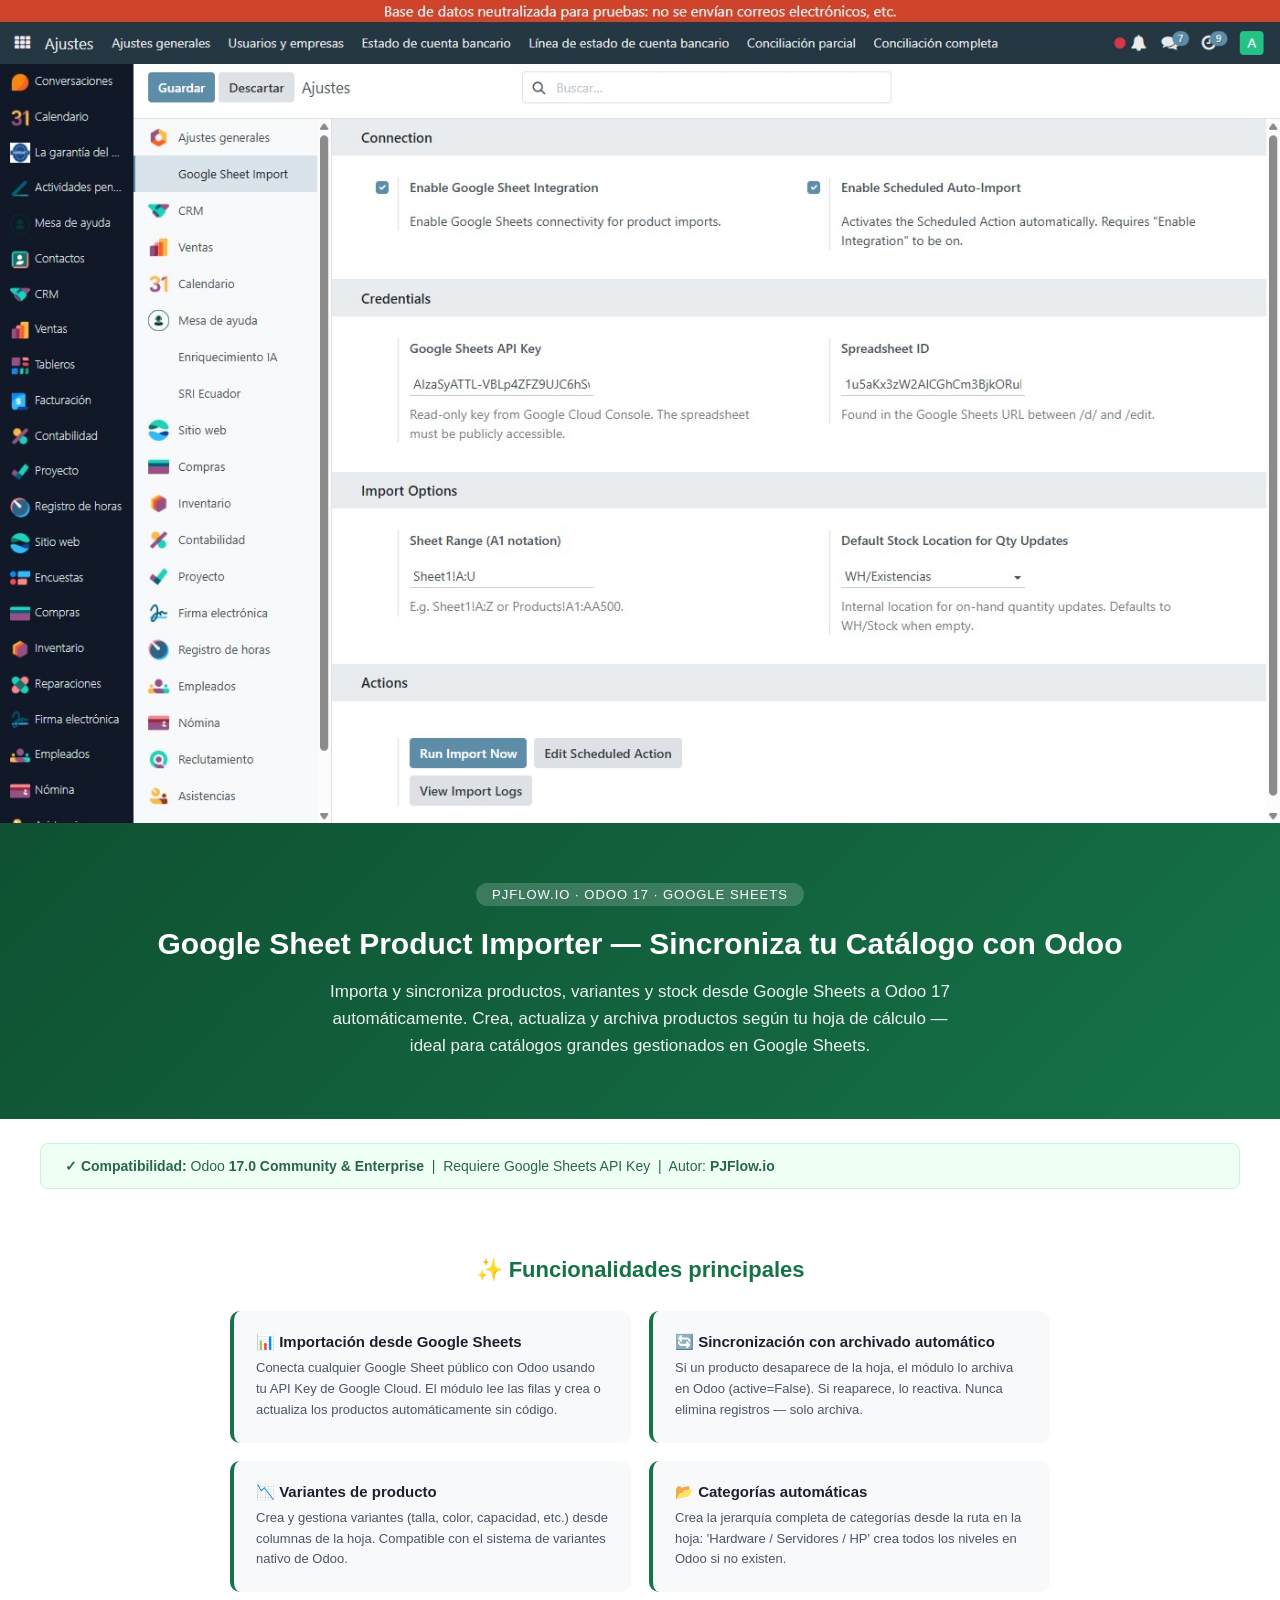
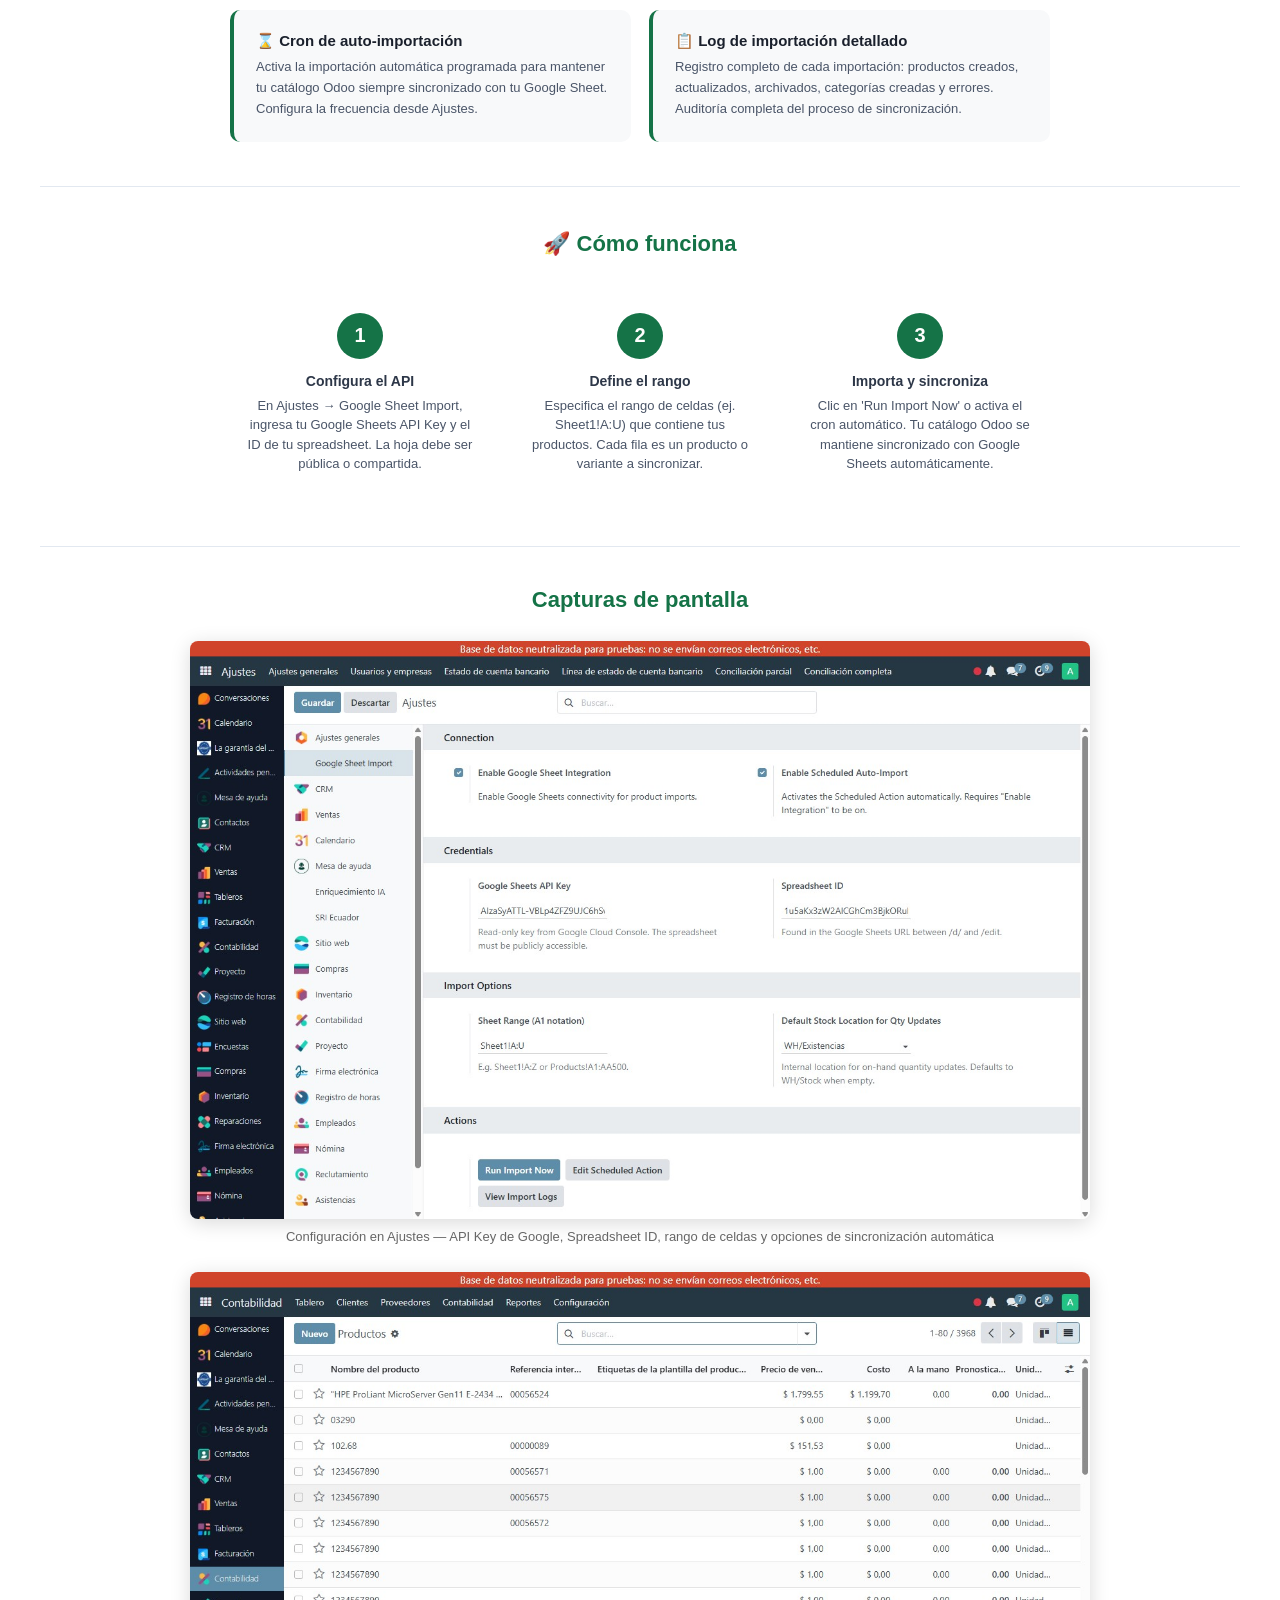
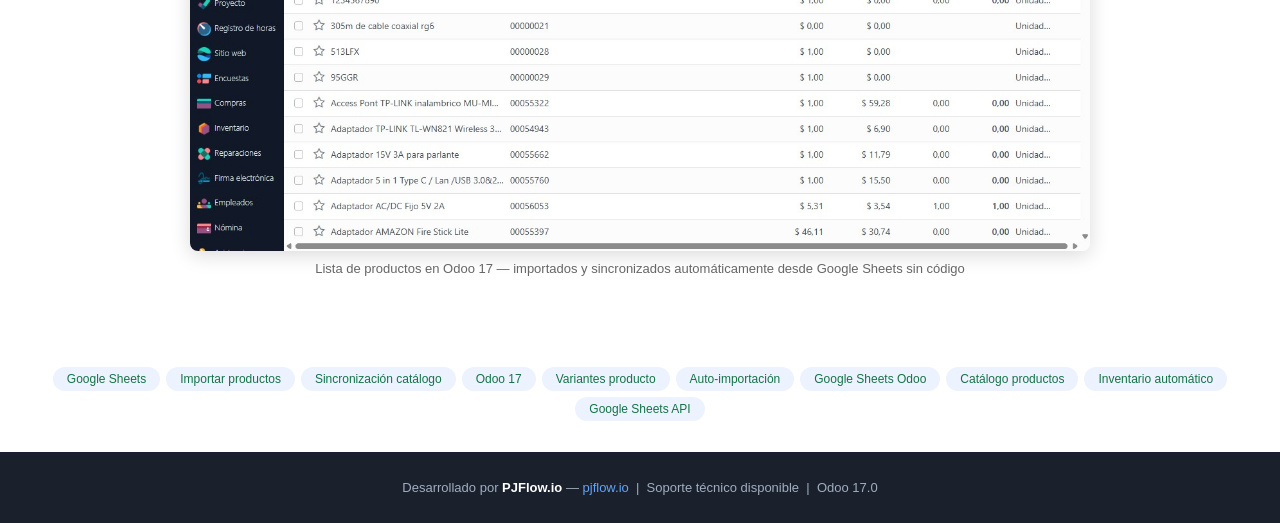
<file: gs_product_importer/static/description/index.html>
<!DOCTYPE html>
<html lang="es">
<head><meta charset="UTF-8"/>
<style>
* { box-sizing: border-box; margin: 0; padding: 0; }
body { font-family: -apple-system, BlinkMacSystemFont, "Segoe UI", Roboto, sans-serif; color: #2d3748; background: #fff; }
.hero { background: linear-gradient(135deg, #0f5132 0%, #157347 100%); color: #fff; padding: 60px 40px; text-align: center; }
.badge { display: inline-block; background: rgba(255,255,255,0.18); border-radius: 20px; padding: 4px 16px; font-size: 13px; margin-bottom: 20px; letter-spacing: 1px; text-transform: uppercase; }
.hero h1 { font-size: 30px; font-weight: 700; margin-bottom: 16px; line-height: 1.2; }
.hero p { font-size: 17px; opacity: 0.92; max-width: 650px; margin: 0 auto; line-height: 1.6; }
.compat { background: #f0fff4; border: 1px solid #c6f6d5; border-radius: 8px; padding: 14px 24px; margin: 24px 40px; font-size: 14px; color: #276749; }
.alert { background: #fff3cd; border: 1px solid #ffc107; border-radius: 8px; padding: 14px 24px; margin: 0 40px 20px; font-size: 14px; color: #856404; }
.free { background: #d4edda; border: 2px solid #28a745; border-radius: 8px; padding: 12px 24px; margin: 0 40px 20px; font-size: 15px; color: #155724; text-align: center; font-weight: 600; }
.section { padding: 44px 40px; max-width: 900px; margin: 0 auto; }
.st { font-size: 22px; font-weight: 700; color: #157347; margin-bottom: 28px; text-align: center; }
.grid { display: grid; grid-template-columns: repeat(2,1fr); gap: 18px; }
.card { background: #f8f9fa; border-radius: 10px; padding: 22px; border-left: 4px solid #157347; }
.card h3 { font-size: 15px; font-weight: 600; margin-bottom: 7px; color: #1a202c; }
.card p { font-size: 13px; color: #4a5568; line-height: 1.6; }
.steps { display: grid; grid-template-columns: repeat(3,1fr); gap: 20px; }
.step { text-align: center; padding: 28px 16px; }
.num { width: 46px; height: 46px; border-radius: 50%; background: #157347; color: #fff; font-size: 20px; font-weight: 700; display: flex; align-items: center; justify-content: center; margin: 0 auto 14px; }
.step h3 { font-size: 14px; font-weight: 600; margin-bottom: 7px; }
.step p { font-size: 13px; color: #4a5568; line-height: 1.5; }
hr { border: none; border-top: 1px solid #e2e8f0; margin: 0 40px; }
.shots { padding: 40px; }
.shots h2 { font-size: 22px; font-weight: 700; color: #157347; margin-bottom: 28px; text-align: center; }
.shot { text-align: center; margin-bottom: 28px; }
.shot img { width: 100%; max-width: 900px; border-radius: 8px; box-shadow: 0 4px 20px rgba(0,0,0,.15); }
.shot p { color: #666; font-size: 13px; margin-top: 6px; }
.tags { text-align: center; padding: 20px 40px 28px; }
.tag { display: inline-block; background: #edf2ff; color: #157347; border-radius: 20px; padding: 5px 14px; font-size: 12px; margin: 3px; font-weight: 500; }
footer { background: #1a202c; color: #a0aec0; text-align: center; padding: 28px; font-size: 13px; }
footer strong { color: #fff; }
footer a { color: #60a5fa; text-decoration: none; }
</style></head>
<body>
<div style="text-align:center;background:#0f5132;padding:0;">
  <img src="images/settings.png" alt="Google Sheet importar productos Odoo 17 sincronizacion catalogo automatica API Key Spreadsheet ID configuracion" style="width:100%;max-width:100%;display:block;"/>
</div>
<div class="hero">
  <div class="badge">PJFlow.io &middot; Odoo 17 &middot; Google Sheets</div>
  <h1>Google Sheet Product Importer &mdash; Sincroniza tu Catálogo con Odoo</h1>
  <p>Importa y sincroniza productos, variantes y stock desde Google Sheets a Odoo 17 automáticamente. Crea, actualiza y archiva productos según tu hoja de cálculo &mdash; ideal para catálogos grandes gestionados en Google Sheets.</p>
</div>

<div class="compat"><strong>&#10003; Compatibilidad:</strong> Odoo <strong>17.0 Community &amp; Enterprise</strong> &nbsp;|&nbsp; Requiere Google Sheets API Key &nbsp;|&nbsp; Autor: <strong>PJFlow.io</strong></div>
<div class="section">
  <div class="st">&#10024; Funcionalidades principales</div>
  <div class="grid">
<div class="card"><h3>&#128202; Importación desde Google Sheets</h3><p>Conecta cualquier Google Sheet público con Odoo usando tu API Key de Google Cloud. El módulo lee las filas y crea o actualiza los productos automáticamente sin código.</p></div>
<div class="card"><h3>&#128260; Sincronización con archivado automático</h3><p>Si un producto desaparece de la hoja, el módulo lo archiva en Odoo (active=False). Si reaparece, lo reactiva. Nunca elimina registros &mdash; solo archiva.</p></div>
<div class="card"><h3>&#128201; Variantes de producto</h3><p>Crea y gestiona variantes (talla, color, capacidad, etc.) desde columnas de la hoja. Compatible con el sistema de variantes nativo de Odoo.</p></div>
<div class="card"><h3>&#128194; Categorías automáticas</h3><p>Crea la jerarquía completa de categorías desde la ruta en la hoja: 'Hardware / Servidores / HP' crea todos los niveles en Odoo si no existen.</p></div>
<div class="card"><h3>&#8987; Cron de auto-importación</h3><p>Activa la importación automática programada para mantener tu catálogo Odoo siempre sincronizado con tu Google Sheet. Configura la frecuencia desde Ajustes.</p></div>
<div class="card"><h3>&#128203; Log de importación detallado</h3><p>Registro completo de cada importación: productos creados, actualizados, archivados, categorías creadas y errores. Auditoría completa del proceso de sincronización.</p></div>
  </div>
</div>
<hr/>
<div class="section">
  <div class="st">&#128640; Cómo funciona</div>
  <div class="steps">
<div class="step"><div class="num">1</div><h3>Configura el API</h3><p>En Ajustes &rarr; Google Sheet Import, ingresa tu Google Sheets API Key y el ID de tu spreadsheet. La hoja debe ser pública o compartida.</p></div>
<div class="step"><div class="num">2</div><h3>Define el rango</h3><p>Especifica el rango de celdas (ej. Sheet1!A:U) que contiene tus productos. Cada fila es un producto o variante a sincronizar.</p></div>
<div class="step"><div class="num">3</div><h3>Importa y sincroniza</h3><p>Clic en 'Run Import Now' o activa el cron automático. Tu catálogo Odoo se mantiene sincronizado con Google Sheets automáticamente.</p></div>
  </div>
</div>
<hr/>
<div class="shots">
  <h2>Capturas de pantalla</h2>
<div class="shot"><img src="images/settings.png" alt="Configuracion Google Sheets importador productos Odoo 17 API Key Spreadsheet ID sincronizacion"/><p>Configuración en Ajustes &mdash; API Key de Google, Spreadsheet ID, rango de celdas y opciones de sincronización automática</p></div>
<div class="shot"><img src="images/products_list.png" alt="Lista productos Odoo 17 importados Google Sheets sincronizados automaticamente catalogo"/><p>Lista de productos en Odoo 17 &mdash; importados y sincronizados automáticamente desde Google Sheets sin código</p></div>
</div>
<div class="tags"><span class="tag">Google Sheets</span><span class="tag">Importar productos</span><span class="tag">Sincronización catálogo</span><span class="tag">Odoo 17</span><span class="tag">Variantes producto</span><span class="tag">Auto-importación</span><span class="tag">Google Sheets Odoo</span><span class="tag">Catálogo productos</span><span class="tag">Inventario automático</span><span class="tag">Google Sheets API</span></div>
<footer>Desarrollado por <strong>PJFlow.io</strong> &mdash; <a href="https://pjflow.io">pjflow.io</a> &nbsp;|&nbsp; Soporte técnico disponible &nbsp;|&nbsp; Odoo 17.0</footer>
</body></html>
</file>
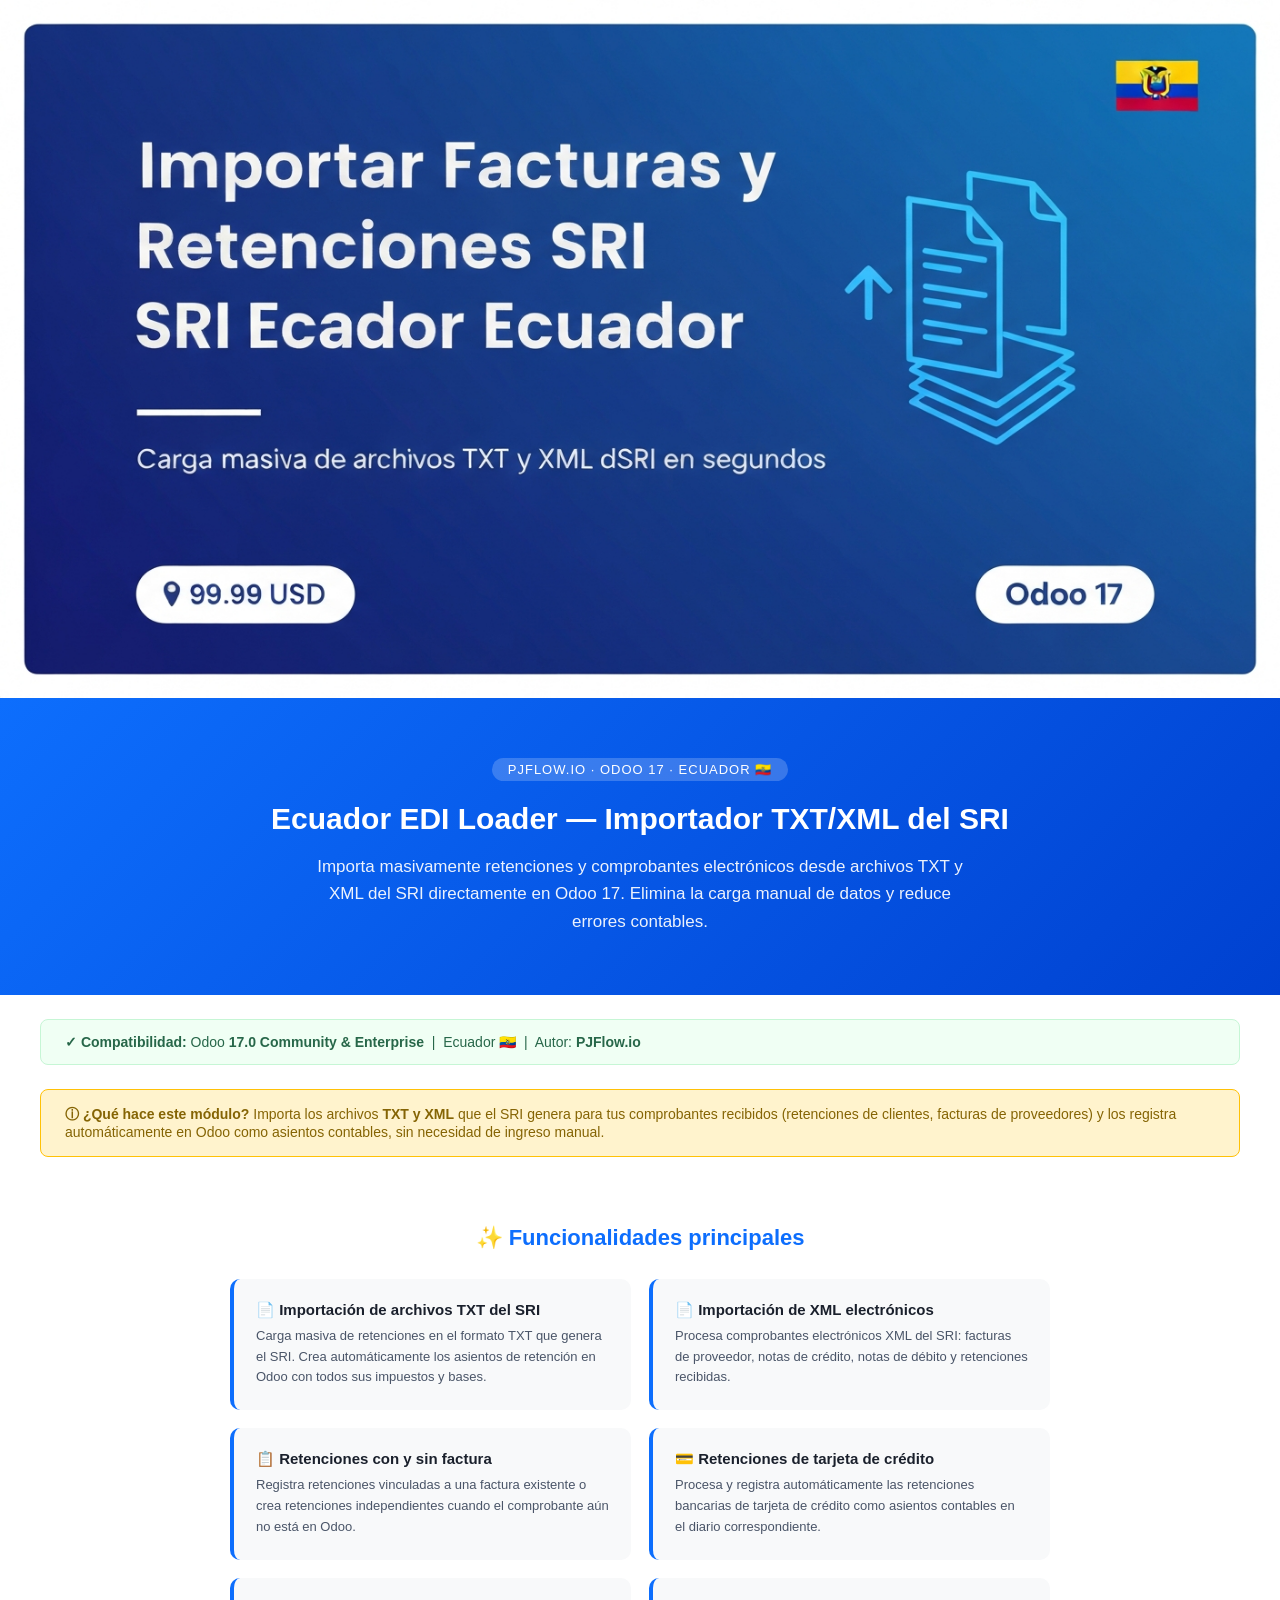
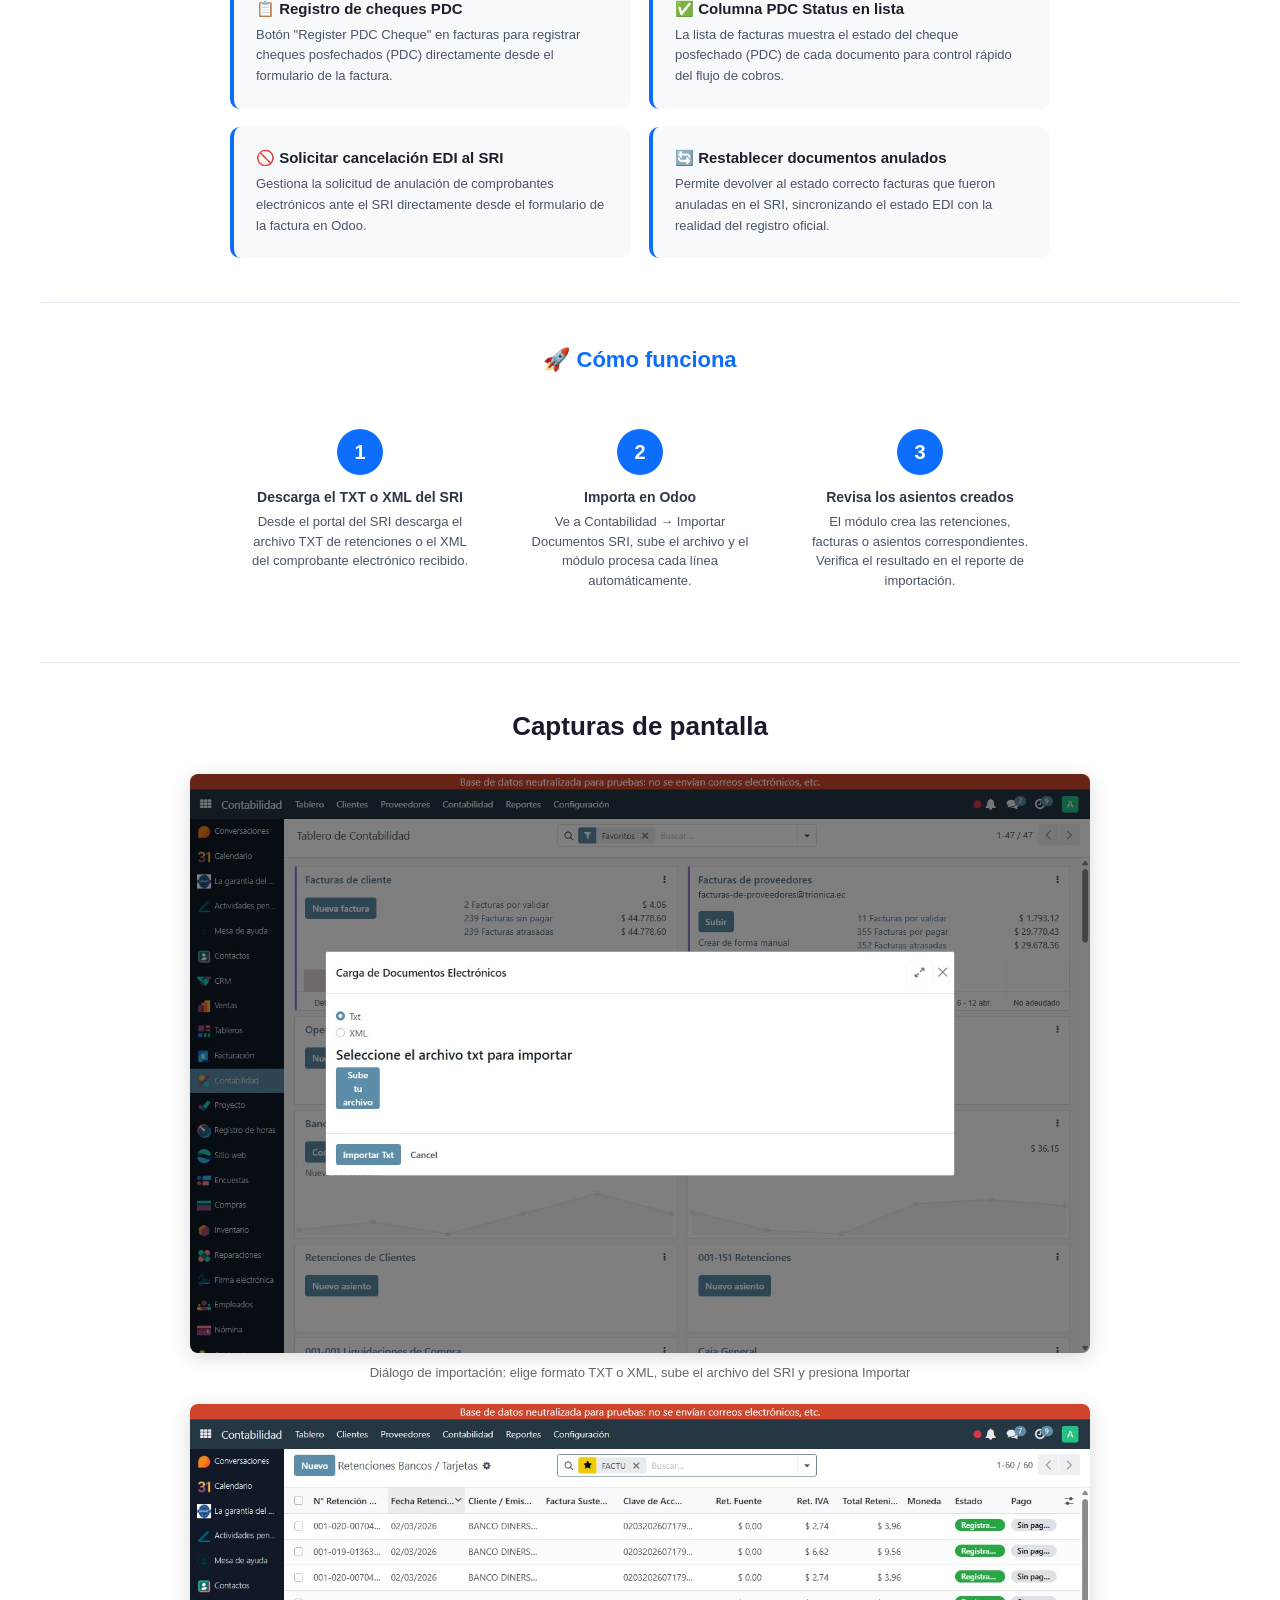
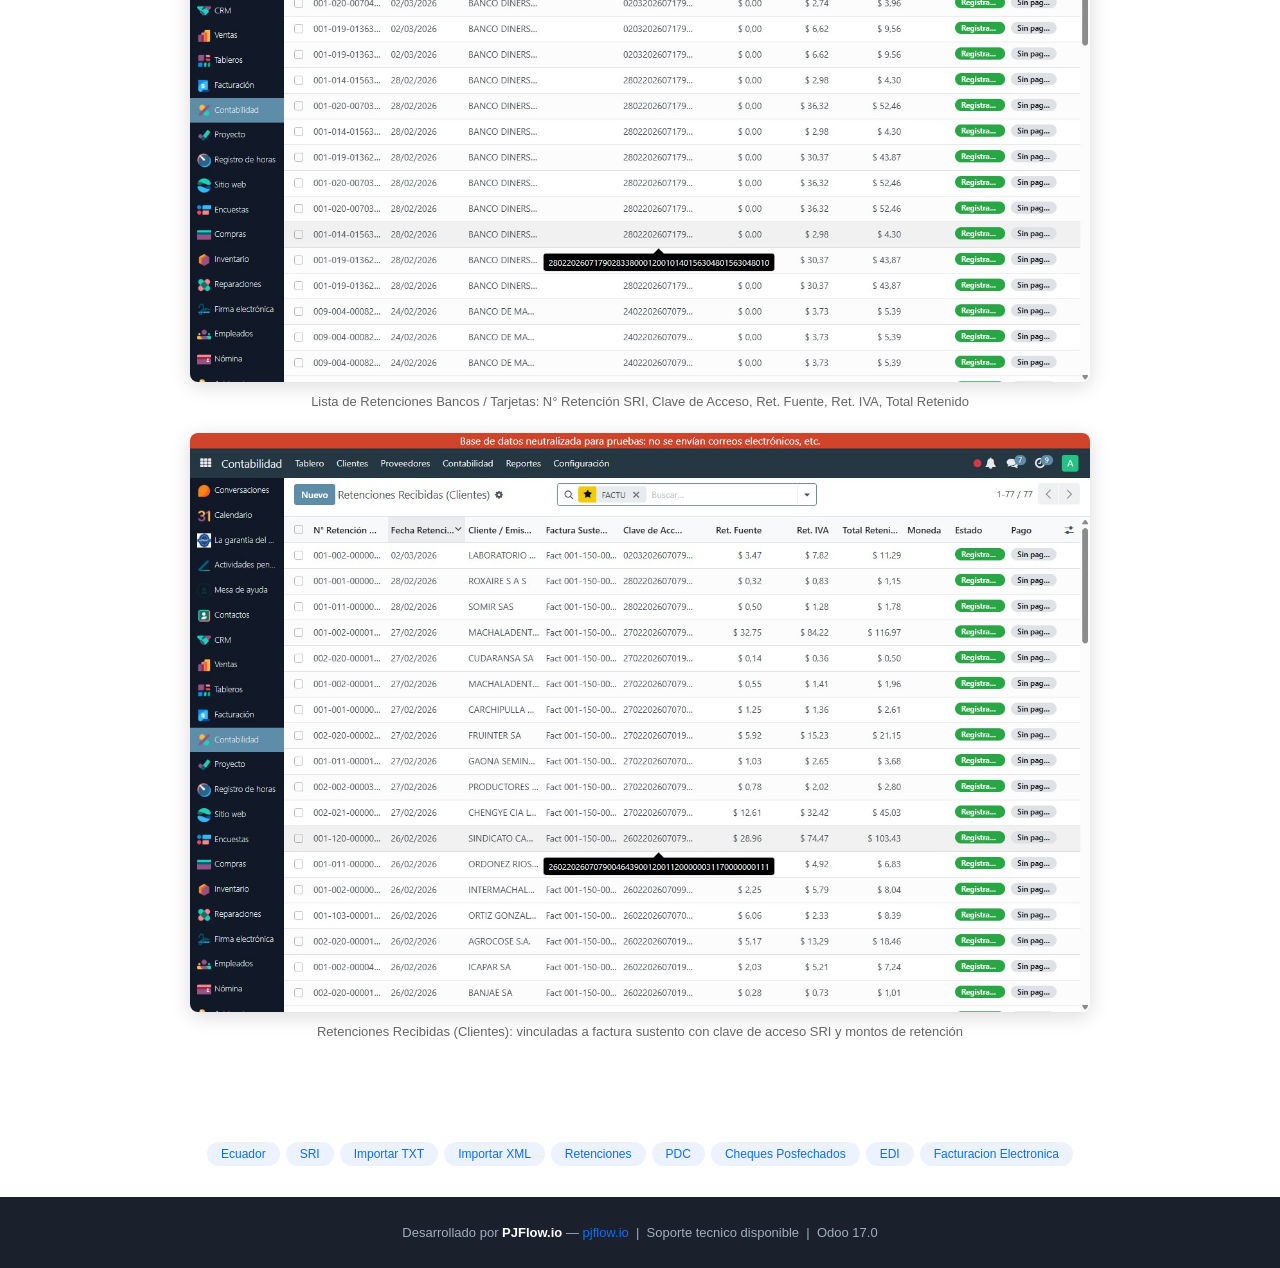
<file: l10n_ec_edi_load_pjflow/static/description/index.html>
<!DOCTYPE html>
<html lang="es">
<head>
<meta charset="UTF-8"/>
<style>
* { box-sizing: border-box; margin: 0; padding: 0; }
body { font-family: -apple-system, BlinkMacSystemFont, "Segoe UI", Roboto, sans-serif; color: #2d3748; background: #fff; }
.hero { background: linear-gradient(135deg, #0d6efd 0%, #0041d0 100%); color: #fff; padding: 60px 40px; text-align: center; }
.hero .badge { display: inline-block; background: rgba(255,255,255,0.2); border-radius: 20px; padding: 4px 16px; font-size: 13px; margin-bottom: 20px; letter-spacing: 1px; text-transform: uppercase; }
.hero h1 { font-size: 30px; font-weight: 700; margin-bottom: 16px; line-height: 1.2; }
.hero p { font-size: 17px; opacity: 0.92; max-width: 650px; margin: 0 auto; line-height: 1.6; }
.compat { background: #f0fff4; border: 1px solid #c6f6d5; border-radius: 8px; padding: 14px 24px; margin: 24px 40px; font-size: 14px; color: #276749; }
.section { padding: 44px 40px; max-width: 900px; margin: 0 auto; }
.section-title { font-size: 22px; font-weight: 700; color: #0d6efd; margin-bottom: 28px; text-align: center; }
.features-grid { display: grid; grid-template-columns: repeat(2, 1fr); gap: 18px; }
.feature-card { background: #f8f9fa; border-radius: 10px; padding: 22px; border-left: 4px solid #0d6efd; }
.feature-card h3 { font-size: 15px; font-weight: 600; margin-bottom: 7px; color: #1a202c; }
.feature-card p { font-size: 13px; color: #4a5568; line-height: 1.6; }
.alert-box { background: #fff3cd; border: 1px solid #ffc107; border-radius: 8px; padding: 16px 24px; margin: 0 40px 24px; font-size: 14px; color: #856404; }
.steps { display: grid; grid-template-columns: repeat(3, 1fr); gap: 20px; }
.step { text-align: center; padding: 28px 16px; }
.step-number { width: 46px; height: 46px; border-radius: 50%; background: #0d6efd; color: #fff; font-size: 20px; font-weight: 700; display: flex; align-items: center; justify-content: center; margin: 0 auto 14px; }
.step h3 { font-size: 14px; font-weight: 600; margin-bottom: 7px; }
.step p { font-size: 13px; color: #4a5568; line-height: 1.5; }
.divider { border: none; border-top: 1px solid #e2e8f0; margin: 0 40px; }
.tags { text-align: center; padding: 28px 40px; }
.tag { display: inline-block; background: #edf2ff; color: #0d6efd; border-radius: 20px; padding: 5px 14px; font-size: 12px; margin: 3px; font-weight: 500; }
.footer { background: #1a202c; color: #a0aec0; text-align: center; padding: 28px; font-size: 13px; }
.footer strong { color: #fff; }
.footer a { color: #0d6efd; text-decoration: none; }
</style>
</head>
<body>

<!-- COVER IMAGE for Odoo Apps Store -->
<div style="text-align:center;background:#0d6efd;padding:0;">
    <img src="images/cover.png" alt="Ecuador EDI Loader - Carga de Documentos Electrónicos SRI"
         style="width:100%;max-width:100%;display:block;"/>
</div>

<div class="hero">
    <div class="badge">PJFlow.io &middot; Odoo 17 &middot; Ecuador &#127466;&#127464;</div>
    <h1>Ecuador EDI Loader — Importador TXT/XML del SRI</h1>
    <p>Importa masivamente retenciones y comprobantes electrónicos desde archivos TXT y XML del SRI directamente en Odoo 17. Elimina la carga manual de datos y reduce errores contables.</p>
</div>
<div class="compat">
    <strong>&#10003; Compatibilidad:</strong> Odoo <strong>17.0 Community &amp; Enterprise</strong> &nbsp;|&nbsp; Ecuador &#127466;&#127464; &nbsp;|&nbsp; Autor: <strong>PJFlow.io</strong>
</div>
<div class="alert-box">
    <strong>&#9432; ¿Qué hace este módulo?</strong> Importa los archivos <strong>TXT y XML</strong> que el SRI genera para tus comprobantes recibidos (retenciones de clientes, facturas de proveedores) y los registra automáticamente en Odoo como asientos contables, sin necesidad de ingreso manual.
</div>
<div class="section">
    <div class="section-title">&#10024; Funcionalidades principales</div>
    <div class="features-grid">
        <div class="feature-card"><h3>&#128196; Importación de archivos TXT del SRI</h3><p>Carga masiva de retenciones en el formato TXT que genera el SRI. Crea automáticamente los asientos de retención en Odoo con todos sus impuestos y bases.</p></div>
        <div class="feature-card"><h3>&#128196; Importación de XML electrónicos</h3><p>Procesa comprobantes electrónicos XML del SRI: facturas de proveedor, notas de crédito, notas de débito y retenciones recibidas.</p></div>
        <div class="feature-card"><h3>&#128203; Retenciones con y sin factura</h3><p>Registra retenciones vinculadas a una factura existente o crea retenciones independientes cuando el comprobante aún no está en Odoo.</p></div>
        <div class="feature-card"><h3>&#128179; Retenciones de tarjeta de crédito</h3><p>Procesa y registra automáticamente las retenciones bancarias de tarjeta de crédito como asientos contables en el diario correspondiente.</p></div>
        <div class="feature-card"><h3>&#128203; Registro de cheques PDC</h3><p>Botón "Register PDC Cheque" en facturas para registrar cheques posfechados (PDC) directamente desde el formulario de la factura.</p></div>
        <div class="feature-card"><h3>&#9989; Columna PDC Status en lista</h3><p>La lista de facturas muestra el estado del cheque posfechado (PDC) de cada documento para control rápido del flujo de cobros.</p></div>
        <div class="feature-card"><h3>&#128683; Solicitar cancelación EDI al SRI</h3><p>Gestiona la solicitud de anulación de comprobantes electrónicos ante el SRI directamente desde el formulario de la factura en Odoo.</p></div>
        <div class="feature-card"><h3>&#128260; Restablecer documentos anulados</h3><p>Permite devolver al estado correcto facturas que fueron anuladas en el SRI, sincronizando el estado EDI con la realidad del registro oficial.</p></div>
    </div>
</div>
<hr class="divider"/>
<div class="section">
    <div class="section-title">&#128640; Cómo funciona</div>
    <div class="steps">
        <div class="step"><div class="step-number">1</div><h3>Descarga el TXT o XML del SRI</h3><p>Desde el portal del SRI descarga el archivo TXT de retenciones o el XML del comprobante electrónico recibido.</p></div>
        <div class="step"><div class="step-number">2</div><h3>Importa en Odoo</h3><p>Ve a Contabilidad → Importar Documentos SRI, sube el archivo y el módulo procesa cada línea automáticamente.</p></div>
        <div class="step"><div class="step-number">3</div><h3>Revisa los asientos creados</h3><p>El módulo crea las retenciones, facturas o asientos correspondientes. Verifica el resultado en el reporte de importación.</p></div>
    </div>
</div>
<hr class="divider"/>

<!-- SCREENSHOTS -->
<section style="background:#fff;padding:48px 40px;">
  <h2 style="text-align:center;font-size:26px;font-weight:700;color:#1a1a2e;margin-bottom:32px;">Capturas de pantalla</h2>
  <div style="text-align:center;">
    <img src="images/upload_dialog.png" alt="Diálogo Carga de Documentos Electrónicos con opciones TXT y XML"
         style="width:100%;max-width:900px;border-radius:8px;box-shadow:0 4px 20px rgba(0,0,0,.15);margin-bottom:8px;"/>
    <p style="color:#666;font-size:13px;margin:0 0 24px;">Diálogo de importación: elige formato TXT o XML, sube el archivo del SRI y presiona Importar</p>
  </div>
  <div style="text-align:center;">
    <img src="images/retenciones_bancos.png" alt="Lista de Retenciones Bancos y Tarjetas con N° Retención SRI, clave de acceso, valores"
         style="width:100%;max-width:900px;border-radius:8px;box-shadow:0 4px 20px rgba(0,0,0,.15);margin-bottom:8px;"/>
    <p style="color:#666;font-size:13px;margin:0 0 24px;">Lista de Retenciones Bancos / Tarjetas: N° Retención SRI, Clave de Acceso, Ret. Fuente, Ret. IVA, Total Retenido</p>
  </div>
  <div style="text-align:center;">
    <img src="images/retenciones_recibidas.png" alt="Lista de Retenciones Recibidas de Clientes con factura sustento y clave de acceso SRI"
         style="width:100%;max-width:900px;border-radius:8px;box-shadow:0 4px 20px rgba(0,0,0,.15);margin-bottom:8px;"/>
    <p style="color:#666;font-size:13px;margin:0 0 24px;">Retenciones Recibidas (Clientes): vinculadas a factura sustento con clave de acceso SRI y montos de retención</p>
  </div>
</section>
<!-- /SCREENSHOTS -->

<div class="tags"><span class="tag">Ecuador</span><span class="tag">SRI</span><span class="tag">Importar TXT</span><span class="tag">Importar XML</span><span class="tag">Retenciones</span><span class="tag">PDC</span><span class="tag">Cheques Posfechados</span><span class="tag">EDI</span><span class="tag">Facturacion Electronica</span></div>
<div class="footer">
    Desarrollado por <strong>PJFlow.io</strong> — <a href="https://pjflow.io">pjflow.io</a> &nbsp;|&nbsp; Soporte tecnico disponible &nbsp;|&nbsp; Odoo 17.0
</div>
</body>
</html>
</file>
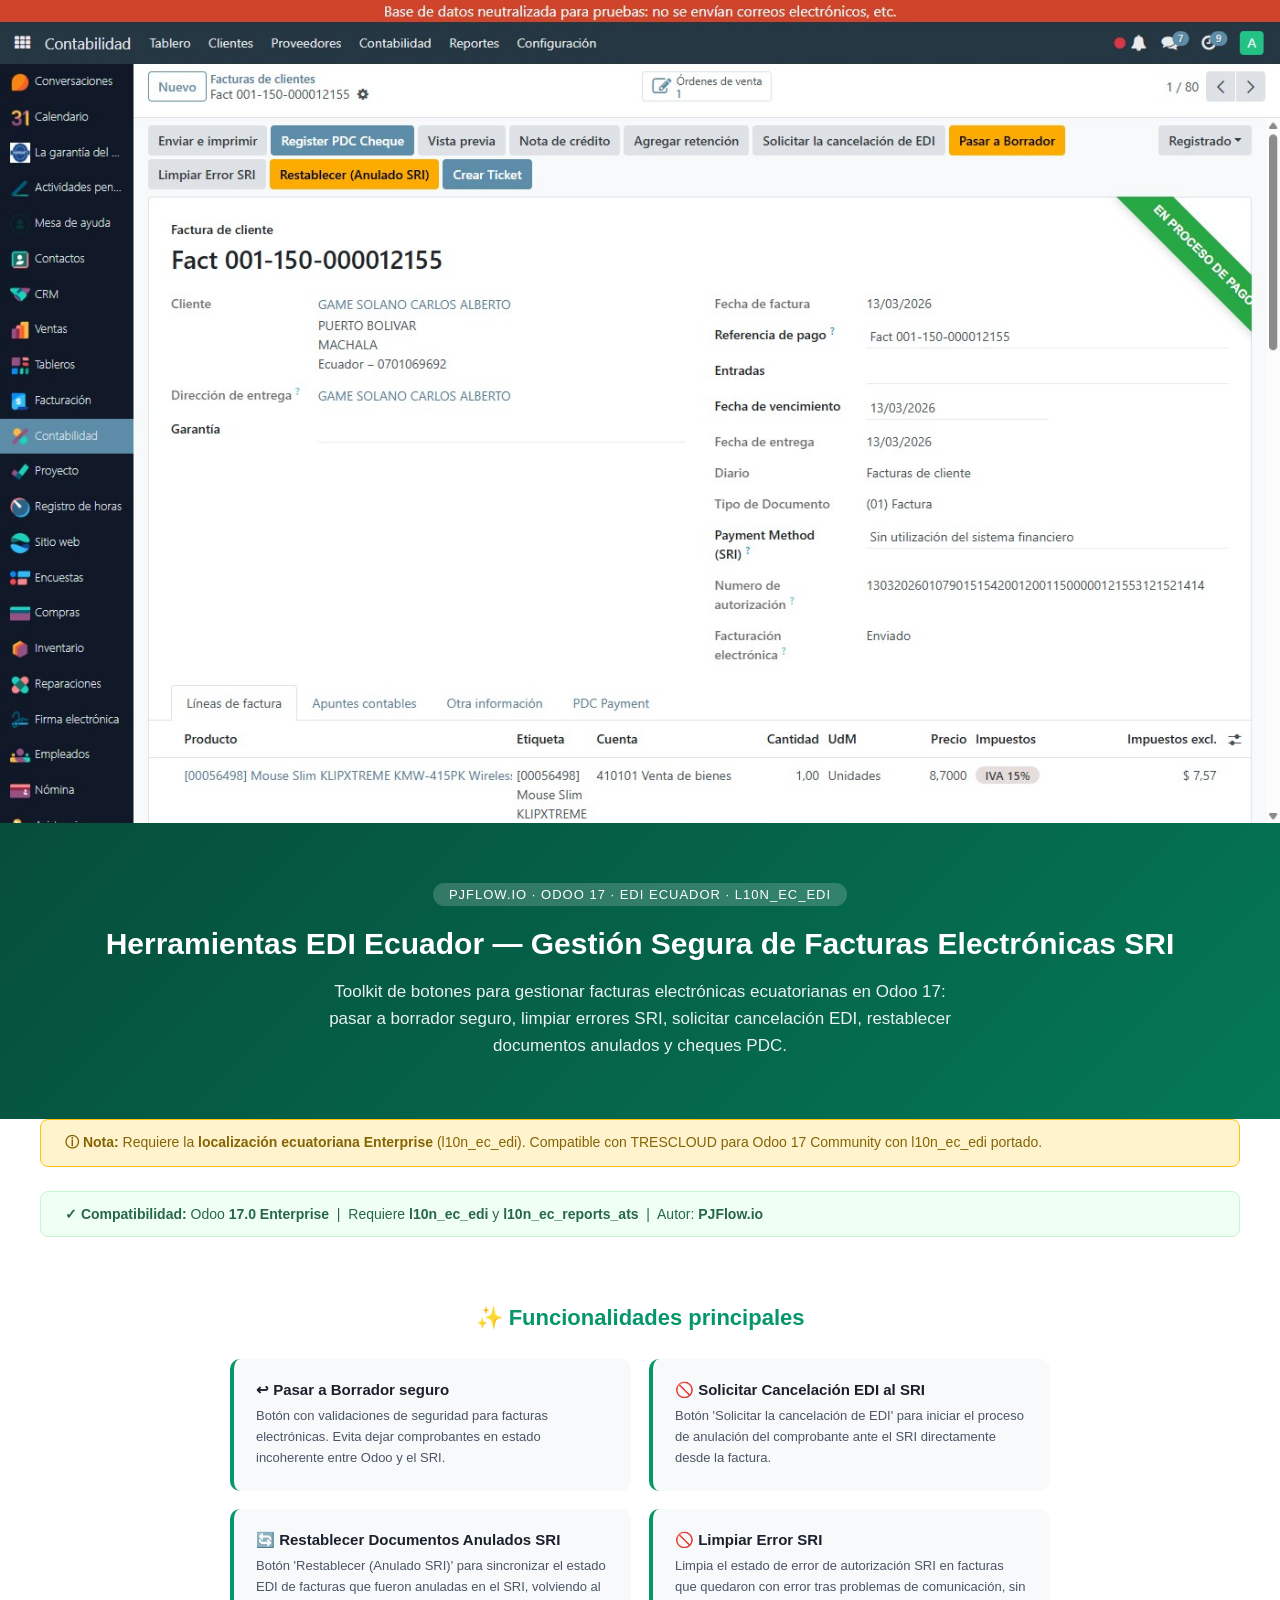
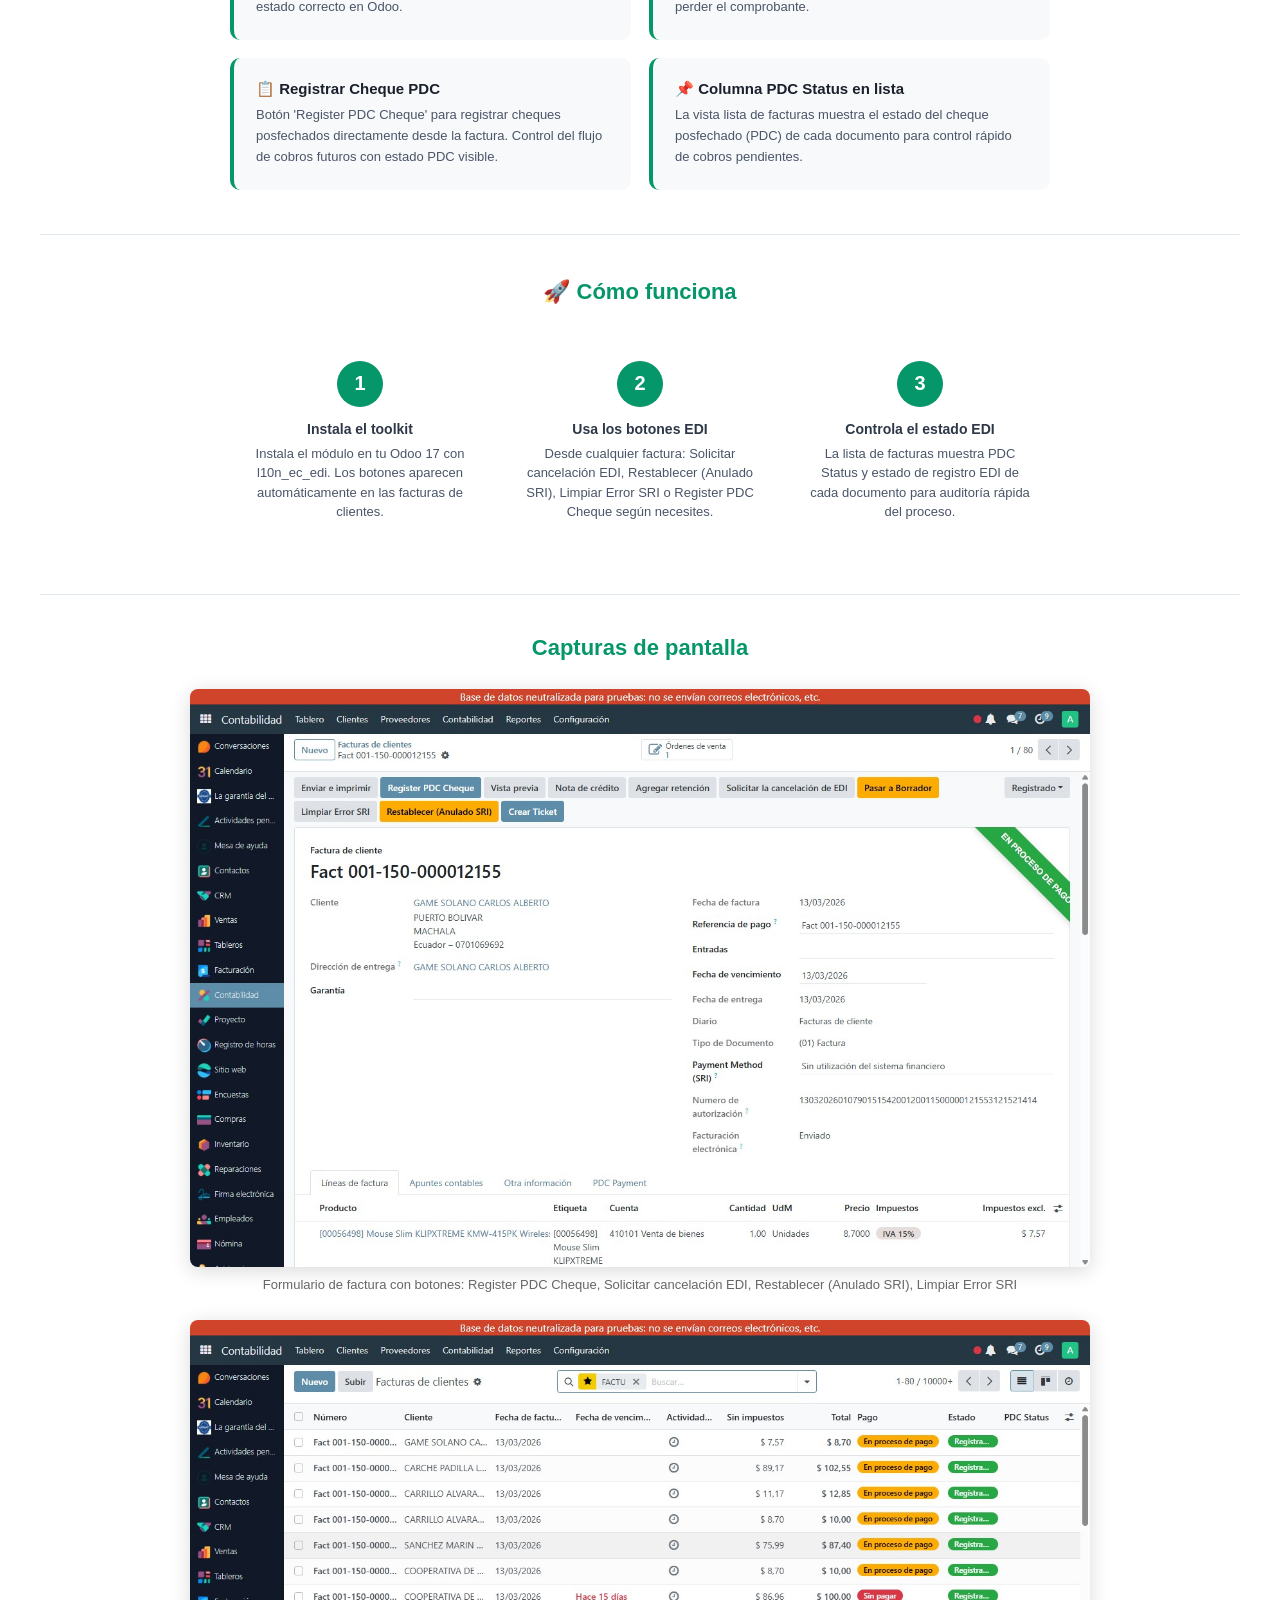
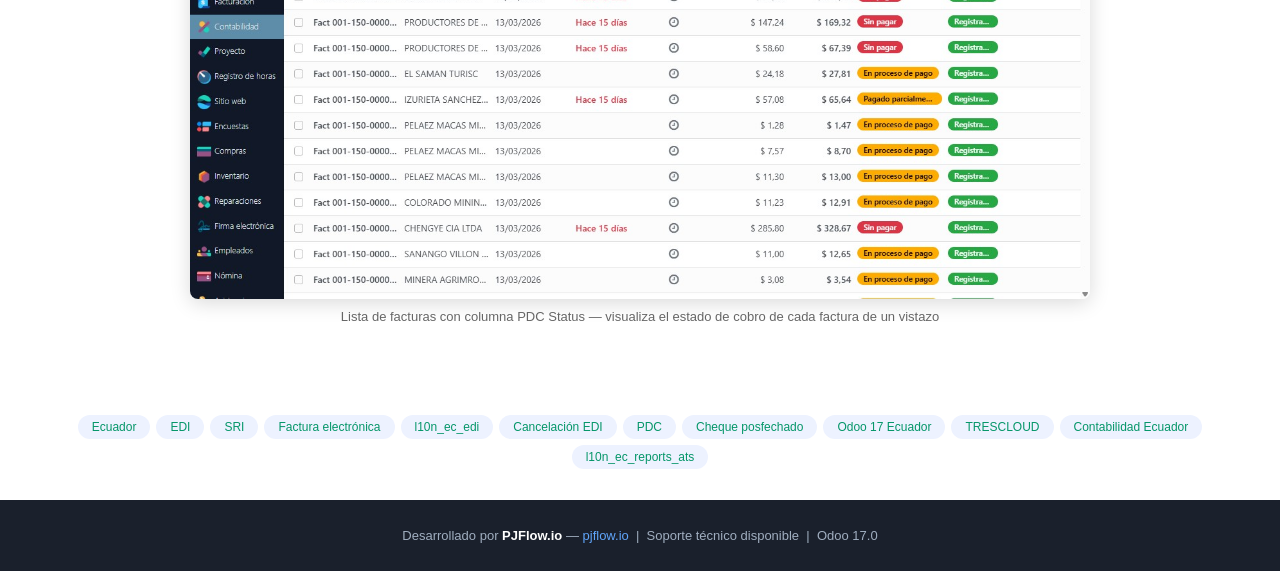
<file: l10n_ec_edi_toolkit/static/description/index.html>
<!DOCTYPE html>
<html lang="es">
<head><meta charset="UTF-8"/>
<style>
* { box-sizing: border-box; margin: 0; padding: 0; }
body { font-family: -apple-system, BlinkMacSystemFont, "Segoe UI", Roboto, sans-serif; color: #2d3748; background: #fff; }
.hero { background: linear-gradient(135deg, #064e3b 0%, #047857 100%); color: #fff; padding: 60px 40px; text-align: center; }
.badge { display: inline-block; background: rgba(255,255,255,0.18); border-radius: 20px; padding: 4px 16px; font-size: 13px; margin-bottom: 20px; letter-spacing: 1px; text-transform: uppercase; }
.hero h1 { font-size: 30px; font-weight: 700; margin-bottom: 16px; line-height: 1.2; }
.hero p { font-size: 17px; opacity: 0.92; max-width: 650px; margin: 0 auto; line-height: 1.6; }
.compat { background: #f0fff4; border: 1px solid #c6f6d5; border-radius: 8px; padding: 14px 24px; margin: 24px 40px; font-size: 14px; color: #276749; }
.alert { background: #fff3cd; border: 1px solid #ffc107; border-radius: 8px; padding: 14px 24px; margin: 0 40px 20px; font-size: 14px; color: #856404; }
.free { background: #d4edda; border: 2px solid #28a745; border-radius: 8px; padding: 12px 24px; margin: 0 40px 20px; font-size: 15px; color: #155724; text-align: center; font-weight: 600; }
.section { padding: 44px 40px; max-width: 900px; margin: 0 auto; }
.st { font-size: 22px; font-weight: 700; color: #059669; margin-bottom: 28px; text-align: center; }
.grid { display: grid; grid-template-columns: repeat(2,1fr); gap: 18px; }
.card { background: #f8f9fa; border-radius: 10px; padding: 22px; border-left: 4px solid #059669; }
.card h3 { font-size: 15px; font-weight: 600; margin-bottom: 7px; color: #1a202c; }
.card p { font-size: 13px; color: #4a5568; line-height: 1.6; }
.steps { display: grid; grid-template-columns: repeat(3,1fr); gap: 20px; }
.step { text-align: center; padding: 28px 16px; }
.num { width: 46px; height: 46px; border-radius: 50%; background: #059669; color: #fff; font-size: 20px; font-weight: 700; display: flex; align-items: center; justify-content: center; margin: 0 auto 14px; }
.step h3 { font-size: 14px; font-weight: 600; margin-bottom: 7px; }
.step p { font-size: 13px; color: #4a5568; line-height: 1.5; }
hr { border: none; border-top: 1px solid #e2e8f0; margin: 0 40px; }
.shots { padding: 40px; }
.shots h2 { font-size: 22px; font-weight: 700; color: #059669; margin-bottom: 28px; text-align: center; }
.shot { text-align: center; margin-bottom: 28px; }
.shot img { width: 100%; max-width: 900px; border-radius: 8px; box-shadow: 0 4px 20px rgba(0,0,0,.15); }
.shot p { color: #666; font-size: 13px; margin-top: 6px; }
.tags { text-align: center; padding: 20px 40px 28px; }
.tag { display: inline-block; background: #edf2ff; color: #059669; border-radius: 20px; padding: 5px 14px; font-size: 12px; margin: 3px; font-weight: 500; }
footer { background: #1a202c; color: #a0aec0; text-align: center; padding: 28px; font-size: 13px; }
footer strong { color: #fff; }
footer a { color: #60a5fa; text-decoration: none; }
</style></head>
<body>
<div style="text-align:center;background:#064e3b;padding:0;">
  <img src="images/invoice_form.png" alt="Herramientas EDI Ecuador Odoo 17 botones gestion factura electronica SRI cancelacion restablecer PDC cheque" style="width:100%;max-width:100%;display:block;"/>
</div>
<div class="hero">
  <div class="badge">PJFlow.io &middot; Odoo 17 &middot; EDI Ecuador &middot; l10n_ec_edi</div>
  <h1>Herramientas EDI Ecuador &mdash; Gestión Segura de Facturas Electrónicas SRI</h1>
  <p>Toolkit de botones para gestionar facturas electrónicas ecuatorianas en Odoo 17: pasar a borrador seguro, limpiar errores SRI, solicitar cancelación EDI, restablecer documentos anulados y cheques PDC.</p>
</div>
<div class="alert"><strong>&#9432; Nota:</strong> Requiere la <strong>localización ecuatoriana Enterprise</strong> (l10n_ec_edi). Compatible con TRESCLOUD para Odoo 17 Community con l10n_ec_edi portado.</div>
<div class="compat"><strong>&#10003; Compatibilidad:</strong> Odoo <strong>17.0 Enterprise</strong> &nbsp;|&nbsp; Requiere <strong>l10n_ec_edi</strong> y <strong>l10n_ec_reports_ats</strong> &nbsp;|&nbsp; Autor: <strong>PJFlow.io</strong></div>
<div class="section">
  <div class="st">&#10024; Funcionalidades principales</div>
  <div class="grid">
<div class="card"><h3>&#8617; Pasar a Borrador seguro</h3><p>Botón con validaciones de seguridad para facturas electrónicas. Evita dejar comprobantes en estado incoherente entre Odoo y el SRI.</p></div>
<div class="card"><h3>&#128683; Solicitar Cancelación EDI al SRI</h3><p>Botón 'Solicitar la cancelación de EDI' para iniciar el proceso de anulación del comprobante ante el SRI directamente desde la factura.</p></div>
<div class="card"><h3>&#128260; Restablecer Documentos Anulados SRI</h3><p>Botón 'Restablecer (Anulado SRI)' para sincronizar el estado EDI de facturas que fueron anuladas en el SRI, volviendo al estado correcto en Odoo.</p></div>
<div class="card"><h3>&#128683; Limpiar Error SRI</h3><p>Limpia el estado de error de autorización SRI en facturas que quedaron con error tras problemas de comunicación, sin perder el comprobante.</p></div>
<div class="card"><h3>&#128203; Registrar Cheque PDC</h3><p>Botón 'Register PDC Cheque' para registrar cheques posfechados directamente desde la factura. Control del flujo de cobros futuros con estado PDC visible.</p></div>
<div class="card"><h3>&#128204; Columna PDC Status en lista</h3><p>La vista lista de facturas muestra el estado del cheque posfechado (PDC) de cada documento para control rápido de cobros pendientes.</p></div>
  </div>
</div>
<hr/>
<div class="section">
  <div class="st">&#128640; Cómo funciona</div>
  <div class="steps">
<div class="step"><div class="num">1</div><h3>Instala el toolkit</h3><p>Instala el módulo en tu Odoo 17 con l10n_ec_edi. Los botones aparecen automáticamente en las facturas de clientes.</p></div>
<div class="step"><div class="num">2</div><h3>Usa los botones EDI</h3><p>Desde cualquier factura: Solicitar cancelación EDI, Restablecer (Anulado SRI), Limpiar Error SRI o Register PDC Cheque según necesites.</p></div>
<div class="step"><div class="num">3</div><h3>Controla el estado EDI</h3><p>La lista de facturas muestra PDC Status y estado de registro EDI de cada documento para auditoría rápida del proceso.</p></div>
  </div>
</div>
<hr/>
<div class="shots">
  <h2>Capturas de pantalla</h2>
<div class="shot"><img src="images/invoice_form.png" alt="Formulario factura Odoo 17 Ecuador botones EDI cancelacion SRI restablecer anulado PDC cheque posfechado"/><p>Formulario de factura con botones: Register PDC Cheque, Solicitar cancelación EDI, Restablecer (Anulado SRI), Limpiar Error SRI</p></div>
<div class="shot"><img src="images/invoices_list.png" alt="Lista facturas Odoo 17 Ecuador columna PDC Status estado cheque posfechado cobros pendientes"/><p>Lista de facturas con columna PDC Status &mdash; visualiza el estado de cobro de cada factura de un vistazo</p></div>
</div>
<div class="tags"><span class="tag">Ecuador</span><span class="tag">EDI</span><span class="tag">SRI</span><span class="tag">Factura electrónica</span><span class="tag">l10n_ec_edi</span><span class="tag">Cancelación EDI</span><span class="tag">PDC</span><span class="tag">Cheque posfechado</span><span class="tag">Odoo 17 Ecuador</span><span class="tag">TRESCLOUD</span><span class="tag">Contabilidad Ecuador</span><span class="tag">l10n_ec_reports_ats</span></div>
<footer>Desarrollado por <strong>PJFlow.io</strong> &mdash; <a href="https://pjflow.io">pjflow.io</a> &nbsp;|&nbsp; Soporte técnico disponible &nbsp;|&nbsp; Odoo 17.0</footer>
</body></html>
</file>
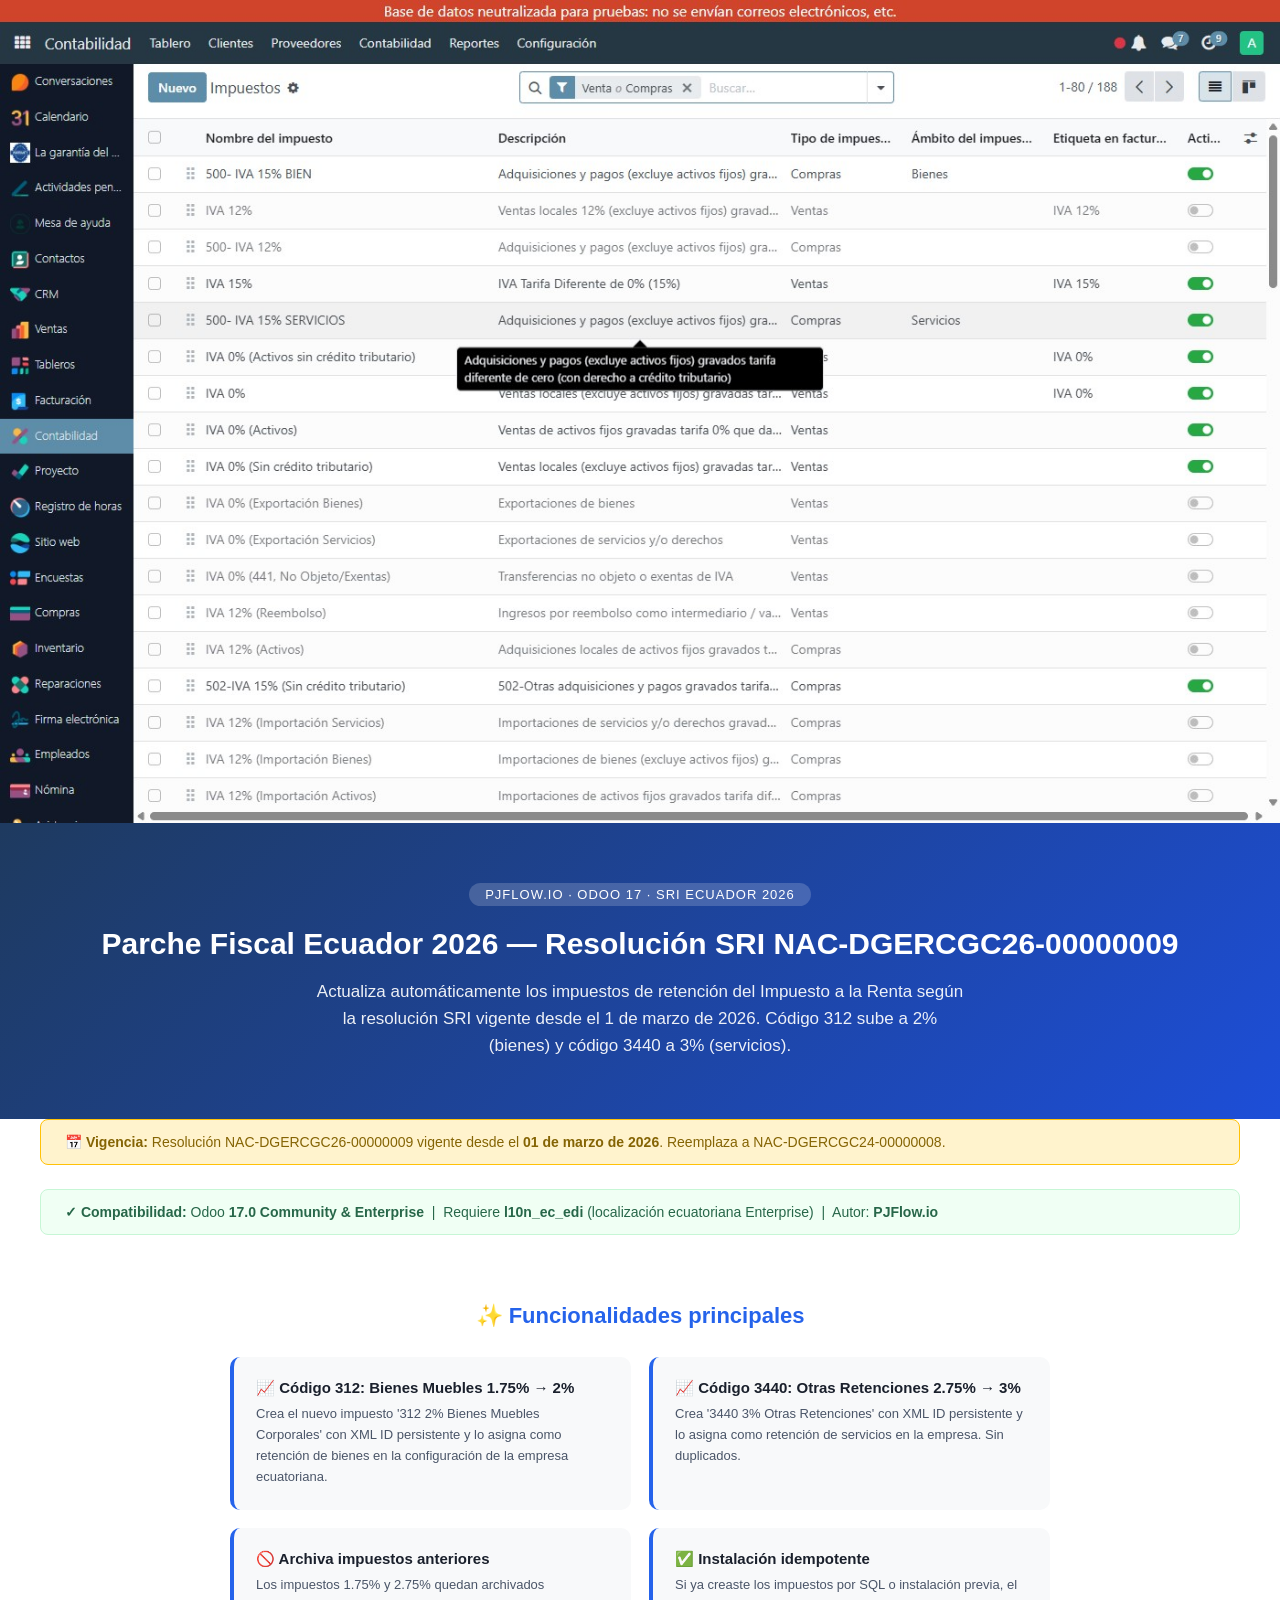
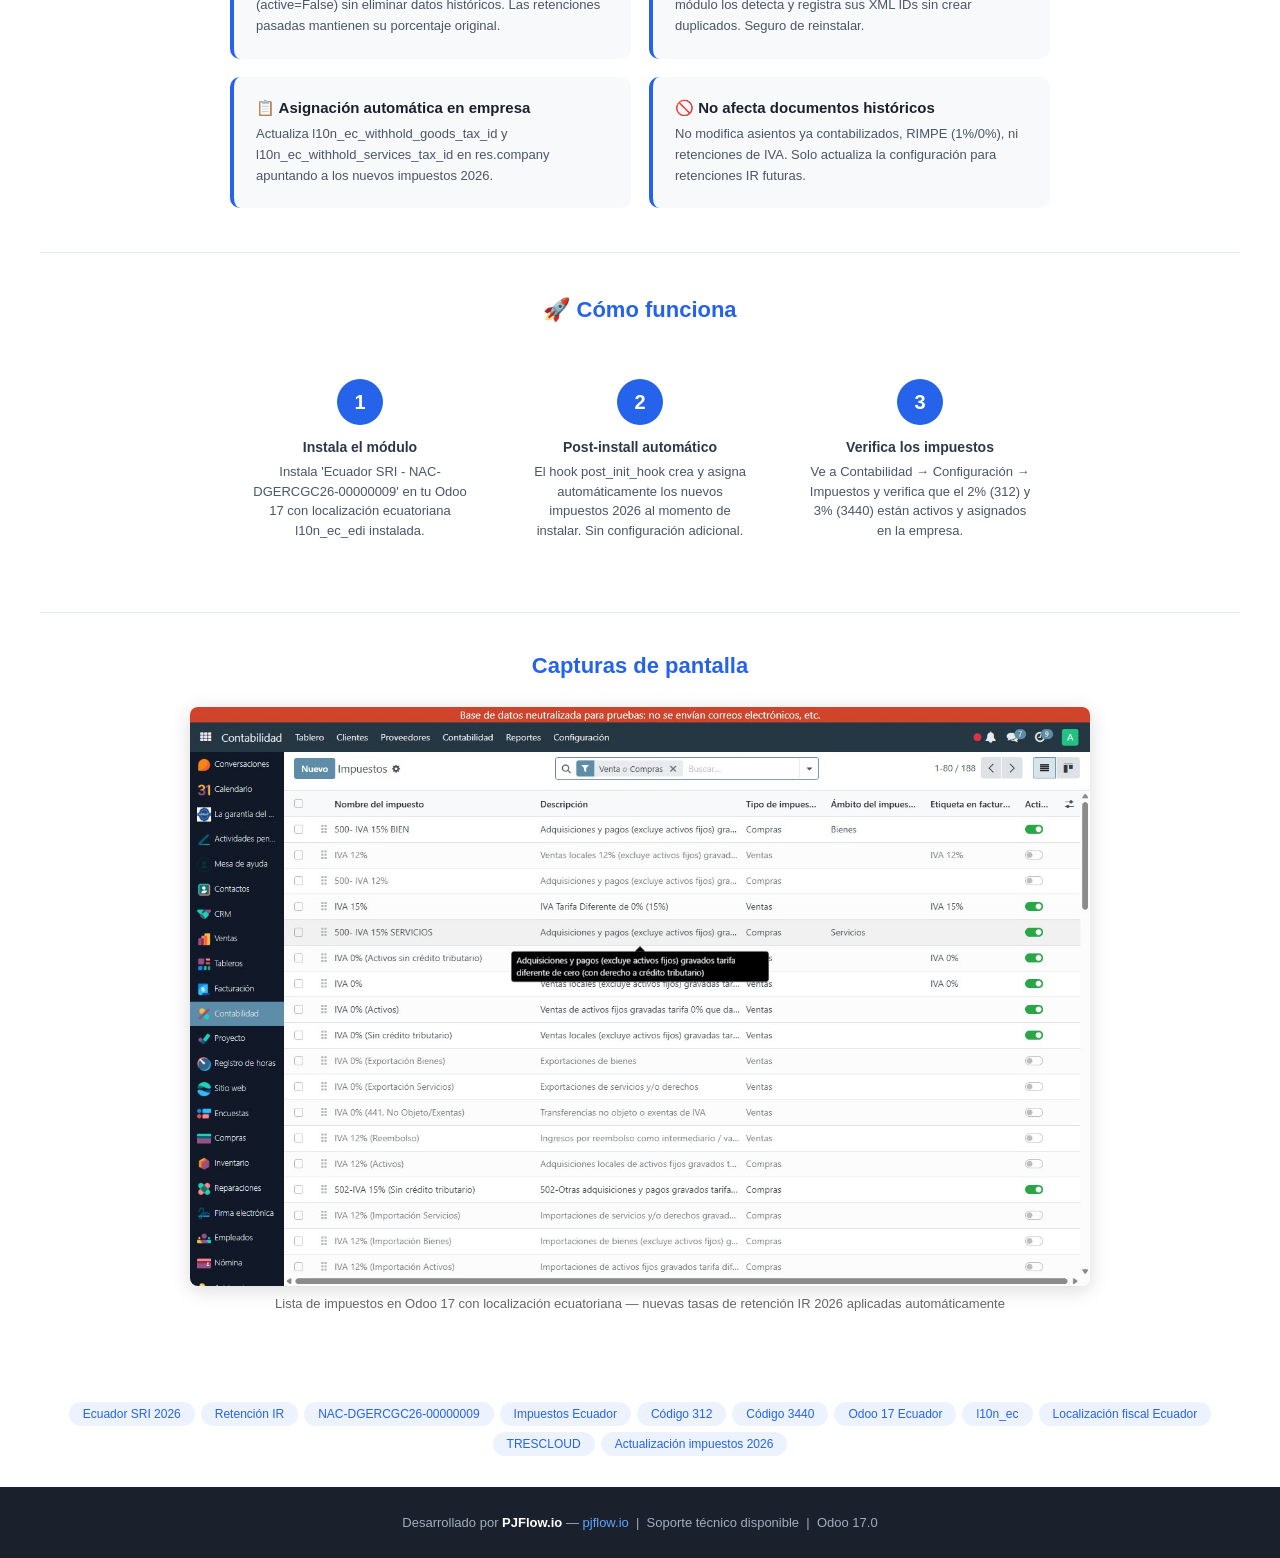
<file: l10n_ec_sri_2026/static/description/index.html>
<!DOCTYPE html>
<html lang="es">
<head><meta charset="UTF-8"/>
<style>
* { box-sizing: border-box; margin: 0; padding: 0; }
body { font-family: -apple-system, BlinkMacSystemFont, "Segoe UI", Roboto, sans-serif; color: #2d3748; background: #fff; }
.hero { background: linear-gradient(135deg, #1e3a5f 0%, #1d4ed8 100%); color: #fff; padding: 60px 40px; text-align: center; }
.badge { display: inline-block; background: rgba(255,255,255,0.18); border-radius: 20px; padding: 4px 16px; font-size: 13px; margin-bottom: 20px; letter-spacing: 1px; text-transform: uppercase; }
.hero h1 { font-size: 30px; font-weight: 700; margin-bottom: 16px; line-height: 1.2; }
.hero p { font-size: 17px; opacity: 0.92; max-width: 650px; margin: 0 auto; line-height: 1.6; }
.compat { background: #f0fff4; border: 1px solid #c6f6d5; border-radius: 8px; padding: 14px 24px; margin: 24px 40px; font-size: 14px; color: #276749; }
.alert { background: #fff3cd; border: 1px solid #ffc107; border-radius: 8px; padding: 14px 24px; margin: 0 40px 20px; font-size: 14px; color: #856404; }
.free { background: #d4edda; border: 2px solid #28a745; border-radius: 8px; padding: 12px 24px; margin: 0 40px 20px; font-size: 15px; color: #155724; text-align: center; font-weight: 600; }
.section { padding: 44px 40px; max-width: 900px; margin: 0 auto; }
.st { font-size: 22px; font-weight: 700; color: #2563eb; margin-bottom: 28px; text-align: center; }
.grid { display: grid; grid-template-columns: repeat(2,1fr); gap: 18px; }
.card { background: #f8f9fa; border-radius: 10px; padding: 22px; border-left: 4px solid #2563eb; }
.card h3 { font-size: 15px; font-weight: 600; margin-bottom: 7px; color: #1a202c; }
.card p { font-size: 13px; color: #4a5568; line-height: 1.6; }
.steps { display: grid; grid-template-columns: repeat(3,1fr); gap: 20px; }
.step { text-align: center; padding: 28px 16px; }
.num { width: 46px; height: 46px; border-radius: 50%; background: #2563eb; color: #fff; font-size: 20px; font-weight: 700; display: flex; align-items: center; justify-content: center; margin: 0 auto 14px; }
.step h3 { font-size: 14px; font-weight: 600; margin-bottom: 7px; }
.step p { font-size: 13px; color: #4a5568; line-height: 1.5; }
hr { border: none; border-top: 1px solid #e2e8f0; margin: 0 40px; }
.shots { padding: 40px; }
.shots h2 { font-size: 22px; font-weight: 700; color: #2563eb; margin-bottom: 28px; text-align: center; }
.shot { text-align: center; margin-bottom: 28px; }
.shot img { width: 100%; max-width: 900px; border-radius: 8px; box-shadow: 0 4px 20px rgba(0,0,0,.15); }
.shot p { color: #666; font-size: 13px; margin-top: 6px; }
.tags { text-align: center; padding: 20px 40px 28px; }
.tag { display: inline-block; background: #edf2ff; color: #2563eb; border-radius: 20px; padding: 5px 14px; font-size: 12px; margin: 3px; font-weight: 500; }
footer { background: #1a202c; color: #a0aec0; text-align: center; padding: 28px; font-size: 13px; }
footer strong { color: #fff; }
footer a { color: #60a5fa; text-decoration: none; }
</style></head>
<body>
<div style="text-align:center;background:#1e3a5f;padding:0;">
  <img src="images/chart_of_accounts.png" alt="Impuestos retencion IR Ecuador 2026 resolucion SRI NAC-DGERCGC26-00000009 Odoo 17 TRESCLOUD" style="width:100%;max-width:100%;display:block;"/>
</div>
<div class="hero">
  <div class="badge">PJFlow.io &middot; Odoo 17 &middot; SRI Ecuador 2026</div>
  <h1>Parche Fiscal Ecuador 2026 &mdash; Resolución SRI NAC-DGERCGC26-00000009</h1>
  <p>Actualiza automáticamente los impuestos de retención del Impuesto a la Renta según la resolución SRI vigente desde el 1 de marzo de 2026. Código 312 sube a 2% (bienes) y código 3440 a 3% (servicios).</p>
</div>
<div class="alert"><strong>&#128197; Vigencia:</strong> Resolución NAC-DGERCGC26-00000009 vigente desde el <strong>01 de marzo de 2026</strong>. Reemplaza a NAC-DGERCGC24-00000008.</div>
<div class="compat"><strong>&#10003; Compatibilidad:</strong> Odoo <strong>17.0 Community &amp; Enterprise</strong> &nbsp;|&nbsp; Requiere <strong>l10n_ec_edi</strong> (localización ecuatoriana Enterprise) &nbsp;|&nbsp; Autor: <strong>PJFlow.io</strong></div>
<div class="section">
  <div class="st">&#10024; Funcionalidades principales</div>
  <div class="grid">
<div class="card"><h3>&#128200; Código 312: Bienes Muebles 1.75% &rarr; 2%</h3><p>Crea el nuevo impuesto '312 2% Bienes Muebles Corporales' con XML ID persistente y lo asigna como retención de bienes en la configuración de la empresa ecuatoriana.</p></div>
<div class="card"><h3>&#128200; Código 3440: Otras Retenciones 2.75% &rarr; 3%</h3><p>Crea '3440 3% Otras Retenciones' con XML ID persistente y lo asigna como retención de servicios en la empresa. Sin duplicados.</p></div>
<div class="card"><h3>&#128683; Archiva impuestos anteriores</h3><p>Los impuestos 1.75% y 2.75% quedan archivados (active=False) sin eliminar datos históricos. Las retenciones pasadas mantienen su porcentaje original.</p></div>
<div class="card"><h3>&#9989; Instalación idempotente</h3><p>Si ya creaste los impuestos por SQL o instalación previa, el módulo los detecta y registra sus XML IDs sin crear duplicados. Seguro de reinstalar.</p></div>
<div class="card"><h3>&#128203; Asignación automática en empresa</h3><p>Actualiza l10n_ec_withhold_goods_tax_id y l10n_ec_withhold_services_tax_id en res.company apuntando a los nuevos impuestos 2026.</p></div>
<div class="card"><h3>&#128683; No afecta documentos históricos</h3><p>No modifica asientos ya contabilizados, RIMPE (1%/0%), ni retenciones de IVA. Solo actualiza la configuración para retenciones IR futuras.</p></div>
  </div>
</div>
<hr/>
<div class="section">
  <div class="st">&#128640; Cómo funciona</div>
  <div class="steps">
<div class="step"><div class="num">1</div><h3>Instala el módulo</h3><p>Instala 'Ecuador SRI - NAC-DGERCGC26-00000009' en tu Odoo 17 con localización ecuatoriana l10n_ec_edi instalada.</p></div>
<div class="step"><div class="num">2</div><h3>Post-install automático</h3><p>El hook post_init_hook crea y asigna automáticamente los nuevos impuestos 2026 al momento de instalar. Sin configuración adicional.</p></div>
<div class="step"><div class="num">3</div><h3>Verifica los impuestos</h3><p>Ve a Contabilidad &rarr; Configuración &rarr; Impuestos y verifica que el 2% (312) y 3% (3440) están activos y asignados en la empresa.</p></div>
  </div>
</div>
<hr/>
<div class="shots">
  <h2>Capturas de pantalla</h2>
<div class="shot"><img src="images/chart_of_accounts.png" alt="Lista impuestos Ecuador Odoo 17 retenciones IR SRI actualizadas 2026 l10n_ec TRESCLOUD"/><p>Lista de impuestos en Odoo 17 con localización ecuatoriana &mdash; nuevas tasas de retención IR 2026 aplicadas automáticamente</p></div>
</div>
<div class="tags"><span class="tag">Ecuador SRI 2026</span><span class="tag">Retención IR</span><span class="tag">NAC-DGERCGC26-00000009</span><span class="tag">Impuestos Ecuador</span><span class="tag">Código 312</span><span class="tag">Código 3440</span><span class="tag">Odoo 17 Ecuador</span><span class="tag">l10n_ec</span><span class="tag">Localización fiscal Ecuador</span><span class="tag">TRESCLOUD</span><span class="tag">Actualización impuestos 2026</span></div>
<footer>Desarrollado por <strong>PJFlow.io</strong> &mdash; <a href="https://pjflow.io">pjflow.io</a> &nbsp;|&nbsp; Soporte técnico disponible &nbsp;|&nbsp; Odoo 17.0</footer>
</body></html>
</file>
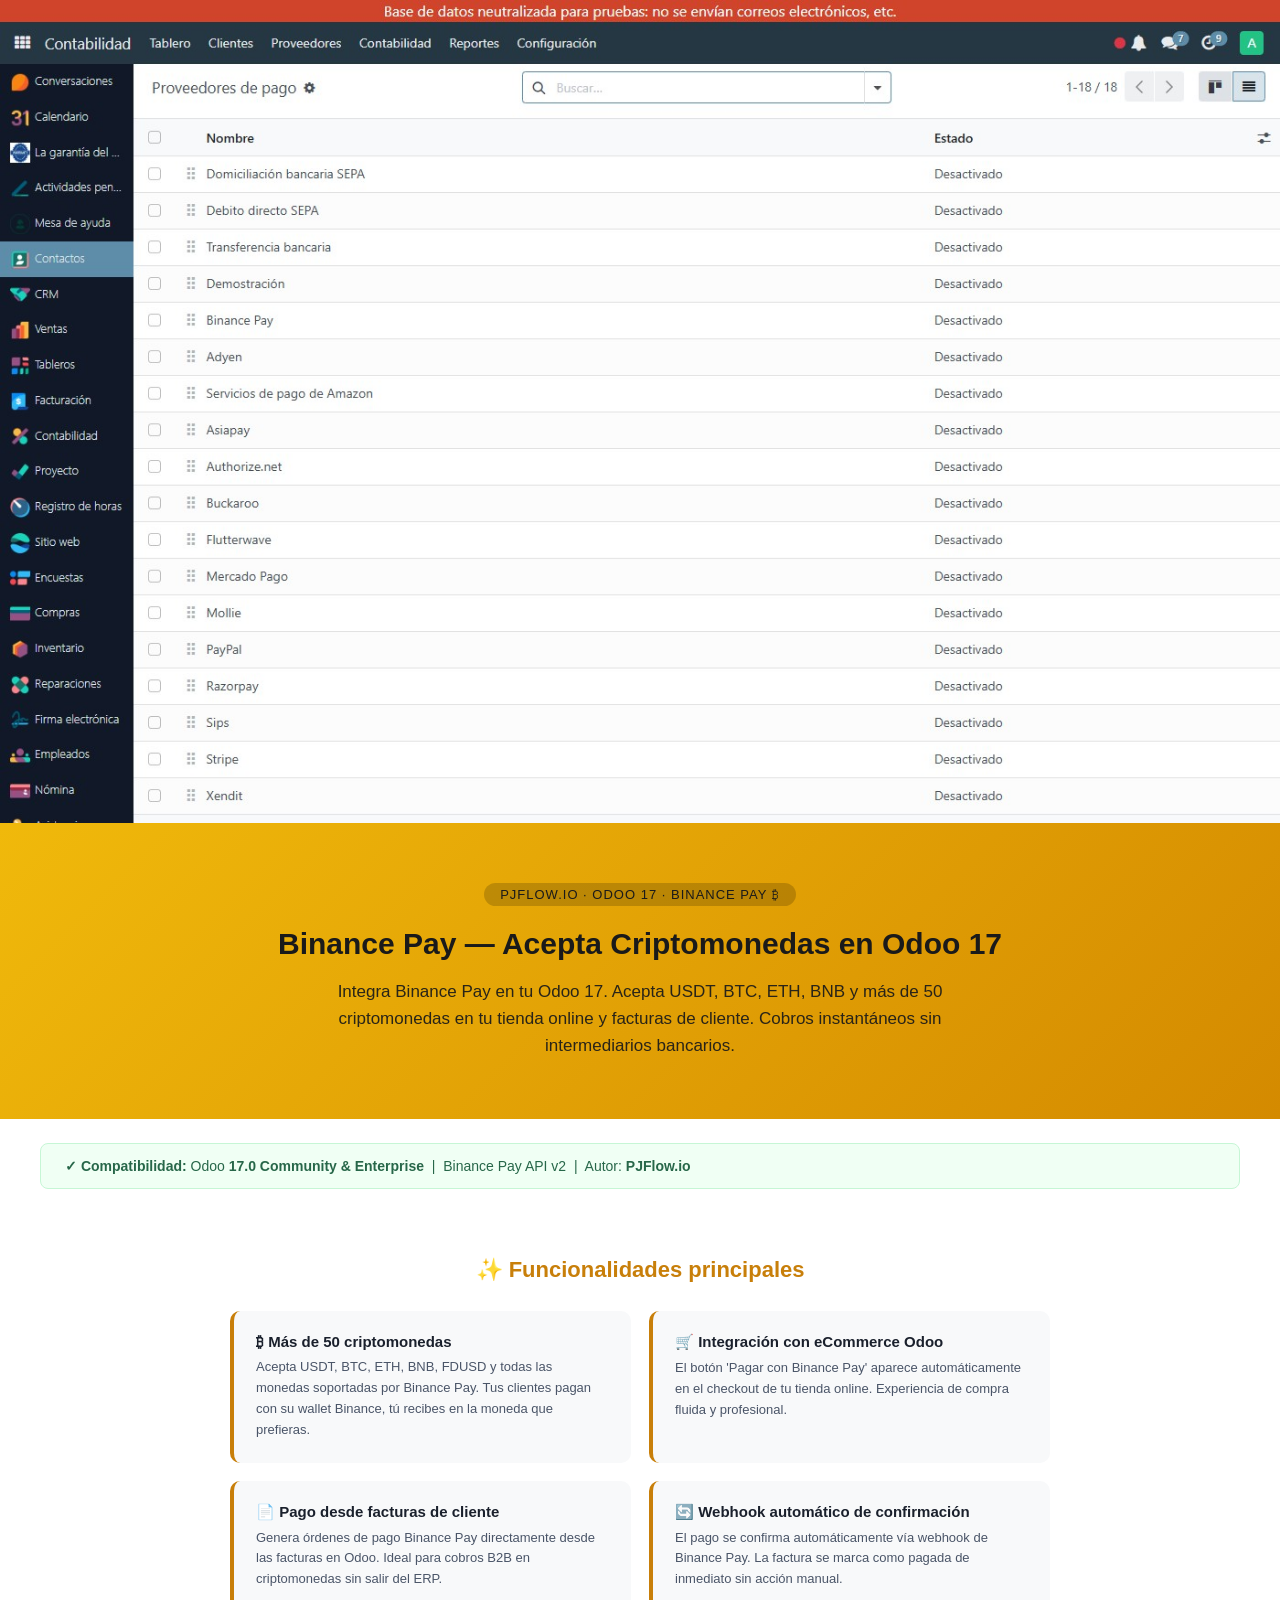
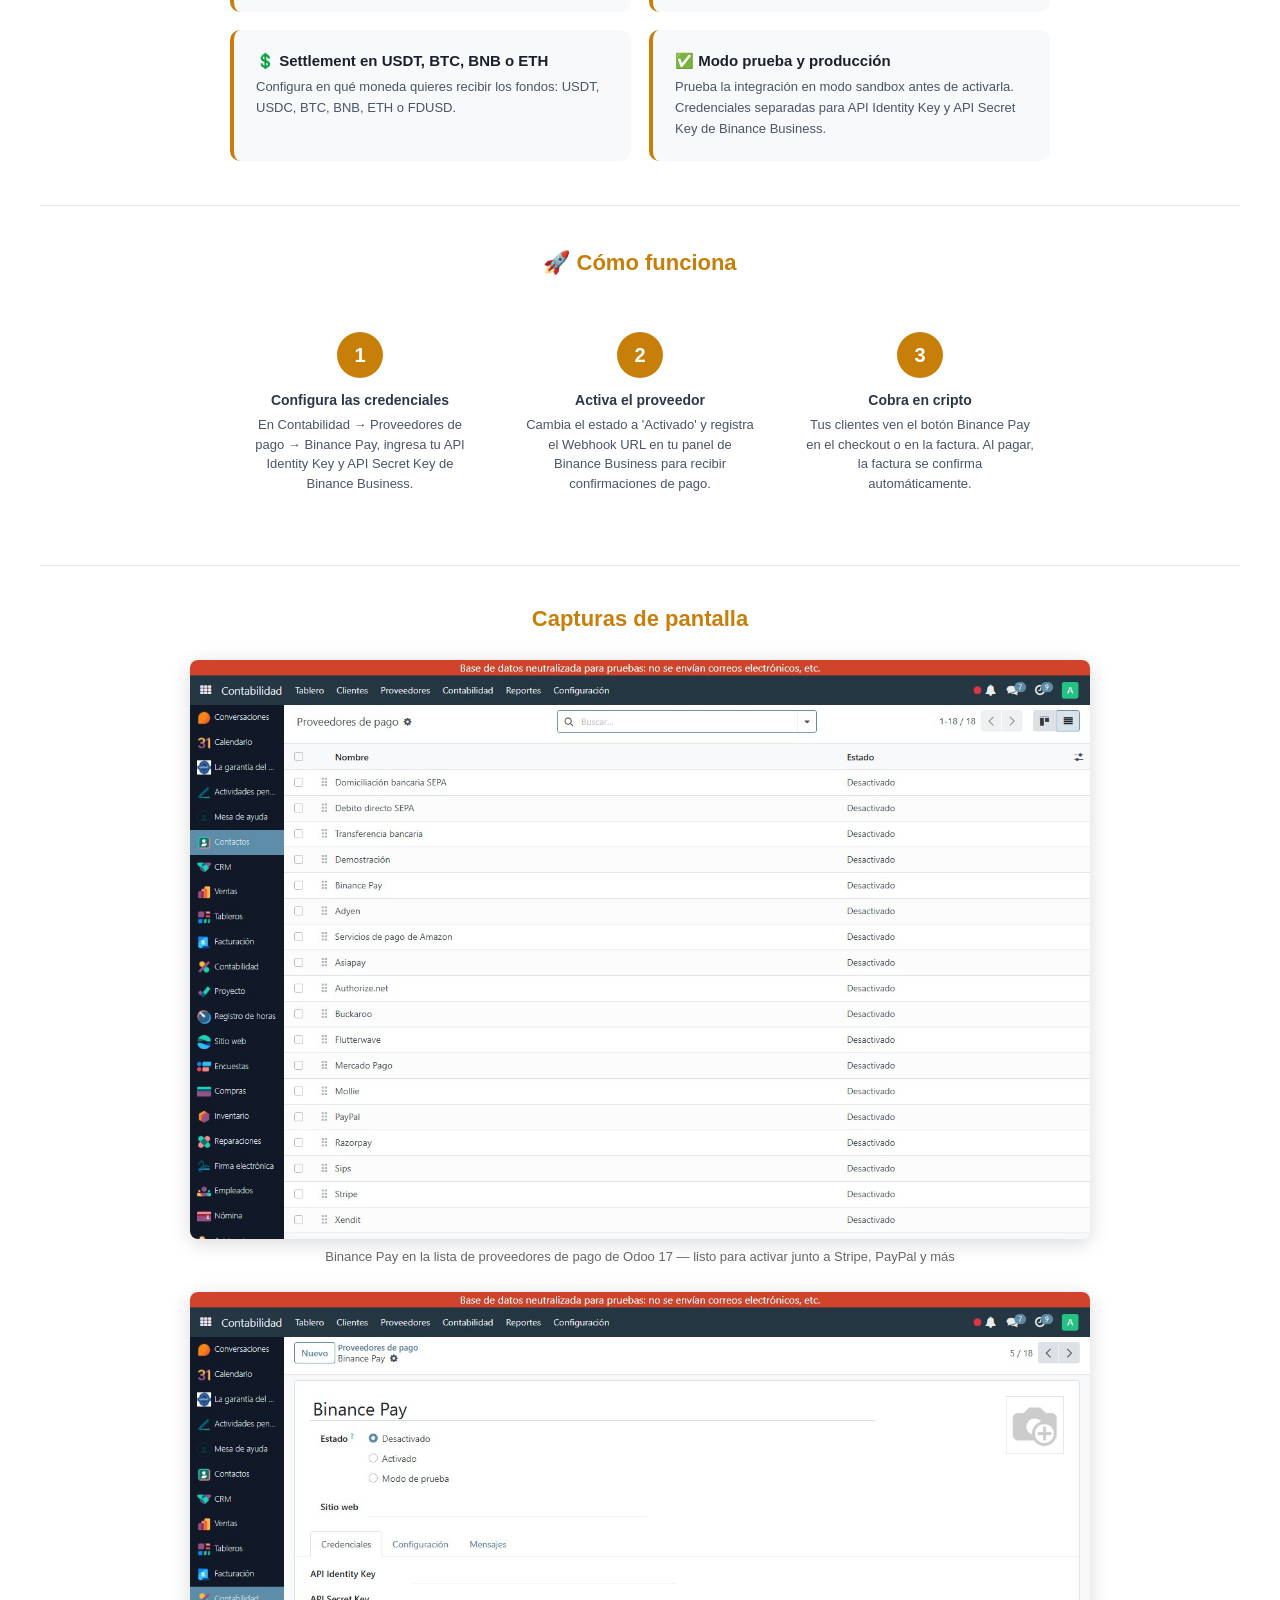
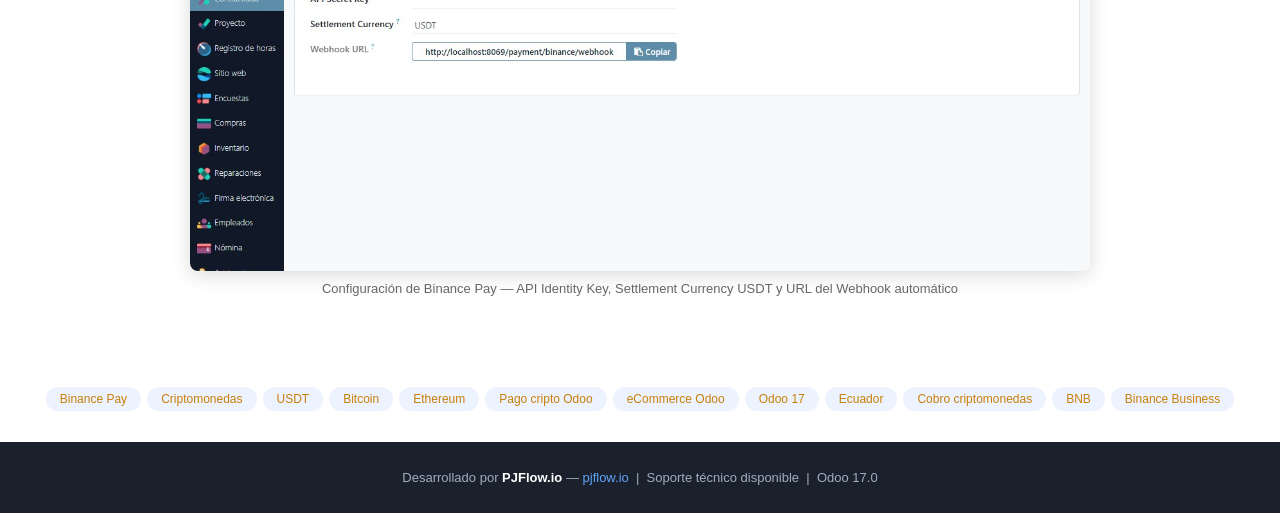
<file: payment_binance/static/description/index.html>
<!DOCTYPE html>
<html lang="es">
<head><meta charset="UTF-8"/>
<style>
* { box-sizing: border-box; margin: 0; padding: 0; }
body { font-family: -apple-system, BlinkMacSystemFont, "Segoe UI", Roboto, sans-serif; color: #2d3748; background: #fff; }
.hero { background: linear-gradient(135deg, #f0b90b 0%, #d48a00 100%); color: #1a1a1a; padding: 60px 40px; text-align: center; }
.badge { display: inline-block; background: rgba(0,0,0,0.18); border-radius: 20px; padding: 4px 16px; font-size: 13px; margin-bottom: 20px; letter-spacing: 1px; text-transform: uppercase; }
.hero h1 { font-size: 30px; font-weight: 700; margin-bottom: 16px; line-height: 1.2; }
.hero p { font-size: 17px; opacity: 0.92; max-width: 650px; margin: 0 auto; line-height: 1.6; }
.compat { background: #f0fff4; border: 1px solid #c6f6d5; border-radius: 8px; padding: 14px 24px; margin: 24px 40px; font-size: 14px; color: #276749; }
.alert { background: #fff3cd; border: 1px solid #ffc107; border-radius: 8px; padding: 14px 24px; margin: 0 40px 20px; font-size: 14px; color: #856404; }
.free { background: #d4edda; border: 2px solid #28a745; border-radius: 8px; padding: 12px 24px; margin: 0 40px 20px; font-size: 15px; color: #155724; text-align: center; font-weight: 600; }
.section { padding: 44px 40px; max-width: 900px; margin: 0 auto; }
.st { font-size: 22px; font-weight: 700; color: #c87f0a; margin-bottom: 28px; text-align: center; }
.grid { display: grid; grid-template-columns: repeat(2,1fr); gap: 18px; }
.card { background: #f8f9fa; border-radius: 10px; padding: 22px; border-left: 4px solid #c87f0a; }
.card h3 { font-size: 15px; font-weight: 600; margin-bottom: 7px; color: #1a202c; }
.card p { font-size: 13px; color: #4a5568; line-height: 1.6; }
.steps { display: grid; grid-template-columns: repeat(3,1fr); gap: 20px; }
.step { text-align: center; padding: 28px 16px; }
.num { width: 46px; height: 46px; border-radius: 50%; background: #c87f0a; color: #fff; font-size: 20px; font-weight: 700; display: flex; align-items: center; justify-content: center; margin: 0 auto 14px; }
.step h3 { font-size: 14px; font-weight: 600; margin-bottom: 7px; }
.step p { font-size: 13px; color: #4a5568; line-height: 1.5; }
hr { border: none; border-top: 1px solid #e2e8f0; margin: 0 40px; }
.shots { padding: 40px; }
.shots h2 { font-size: 22px; font-weight: 700; color: #c87f0a; margin-bottom: 28px; text-align: center; }
.shot { text-align: center; margin-bottom: 28px; }
.shot img { width: 100%; max-width: 900px; border-radius: 8px; box-shadow: 0 4px 20px rgba(0,0,0,.15); }
.shot p { color: #666; font-size: 13px; margin-top: 6px; }
.tags { text-align: center; padding: 20px 40px 28px; }
.tag { display: inline-block; background: #edf2ff; color: #c87f0a; border-radius: 20px; padding: 5px 14px; font-size: 12px; margin: 3px; font-weight: 500; }
footer { background: #1a202c; color: #a0aec0; text-align: center; padding: 28px; font-size: 13px; }
footer strong { color: #fff; }
footer a { color: #60a5fa; text-decoration: none; }
</style></head>
<body>
<div style="text-align:center;background:#f0b90b;padding:0;">
  <img src="images/providers_list.png" alt="Binance Pay proveedor pago Odoo 17 criptomonedas USDT BTC ETH Ecuador" style="width:100%;max-width:100%;display:block;"/>
</div>
<div class="hero">
  <div class="badge">PJFlow.io &middot; Odoo 17 &middot; Binance Pay &#8383;</div>
  <h1>Binance Pay — Acepta Criptomonedas en Odoo 17</h1>
  <p>Integra Binance Pay en tu Odoo 17. Acepta USDT, BTC, ETH, BNB y más de 50 criptomonedas en tu tienda online y facturas de cliente. Cobros instantáneos sin intermediarios bancarios.</p>
</div>

<div class="compat"><strong>&#10003; Compatibilidad:</strong> Odoo <strong>17.0 Community &amp; Enterprise</strong> &nbsp;|&nbsp; Binance Pay API v2 &nbsp;|&nbsp; Autor: <strong>PJFlow.io</strong></div>
<div class="section">
  <div class="st">&#10024; Funcionalidades principales</div>
  <div class="grid">
<div class="card"><h3>&#8383; Más de 50 criptomonedas</h3><p>Acepta USDT, BTC, ETH, BNB, FDUSD y todas las monedas soportadas por Binance Pay. Tus clientes pagan con su wallet Binance, tú recibes en la moneda que prefieras.</p></div>
<div class="card"><h3>&#128722; Integración con eCommerce Odoo</h3><p>El botón 'Pagar con Binance Pay' aparece automáticamente en el checkout de tu tienda online. Experiencia de compra fluida y profesional.</p></div>
<div class="card"><h3>&#128196; Pago desde facturas de cliente</h3><p>Genera órdenes de pago Binance Pay directamente desde las facturas en Odoo. Ideal para cobros B2B en criptomonedas sin salir del ERP.</p></div>
<div class="card"><h3>&#128260; Webhook automático de confirmación</h3><p>El pago se confirma automáticamente vía webhook de Binance Pay. La factura se marca como pagada de inmediato sin acción manual.</p></div>
<div class="card"><h3>&#128178; Settlement en USDT, BTC, BNB o ETH</h3><p>Configura en qué moneda quieres recibir los fondos: USDT, USDC, BTC, BNB, ETH o FDUSD.</p></div>
<div class="card"><h3>&#9989; Modo prueba y producción</h3><p>Prueba la integración en modo sandbox antes de activarla. Credenciales separadas para API Identity Key y API Secret Key de Binance Business.</p></div>
  </div>
</div>
<hr/>
<div class="section">
  <div class="st">&#128640; Cómo funciona</div>
  <div class="steps">
<div class="step"><div class="num">1</div><h3>Configura las credenciales</h3><p>En Contabilidad &rarr; Proveedores de pago &rarr; Binance Pay, ingresa tu API Identity Key y API Secret Key de Binance Business.</p></div>
<div class="step"><div class="num">2</div><h3>Activa el proveedor</h3><p>Cambia el estado a 'Activado' y registra el Webhook URL en tu panel de Binance Business para recibir confirmaciones de pago.</p></div>
<div class="step"><div class="num">3</div><h3>Cobra en cripto</h3><p>Tus clientes ven el botón Binance Pay en el checkout o en la factura. Al pagar, la factura se confirma automáticamente.</p></div>
  </div>
</div>
<hr/>
<div class="shots">
  <h2>Capturas de pantalla</h2>
<div class="shot"><img src="images/providers_list.png" alt="Lista proveedores pago Odoo 17 con Binance Pay criptomonedas USDT Bitcoin Ethereum"/><p>Binance Pay en la lista de proveedores de pago de Odoo 17 &mdash; listo para activar junto a Stripe, PayPal y más</p></div>
<div class="shot"><img src="images/binance_config.png" alt="Configuracion Binance Pay Odoo 17 API Key Settlement Currency Webhook criptomonedas"/><p>Configuración de Binance Pay &mdash; API Identity Key, Settlement Currency USDT y URL del Webhook automático</p></div>
</div>
<div class="tags"><span class="tag">Binance Pay</span><span class="tag">Criptomonedas</span><span class="tag">USDT</span><span class="tag">Bitcoin</span><span class="tag">Ethereum</span><span class="tag">Pago cripto Odoo</span><span class="tag">eCommerce Odoo</span><span class="tag">Odoo 17</span><span class="tag">Ecuador</span><span class="tag">Cobro criptomonedas</span><span class="tag">BNB</span><span class="tag">Binance Business</span></div>
<footer>Desarrollado por <strong>PJFlow.io</strong> &mdash; <a href="https://pjflow.io">pjflow.io</a> &nbsp;|&nbsp; Soporte técnico disponible &nbsp;|&nbsp; Odoo 17.0</footer>
</body></html>
</file>
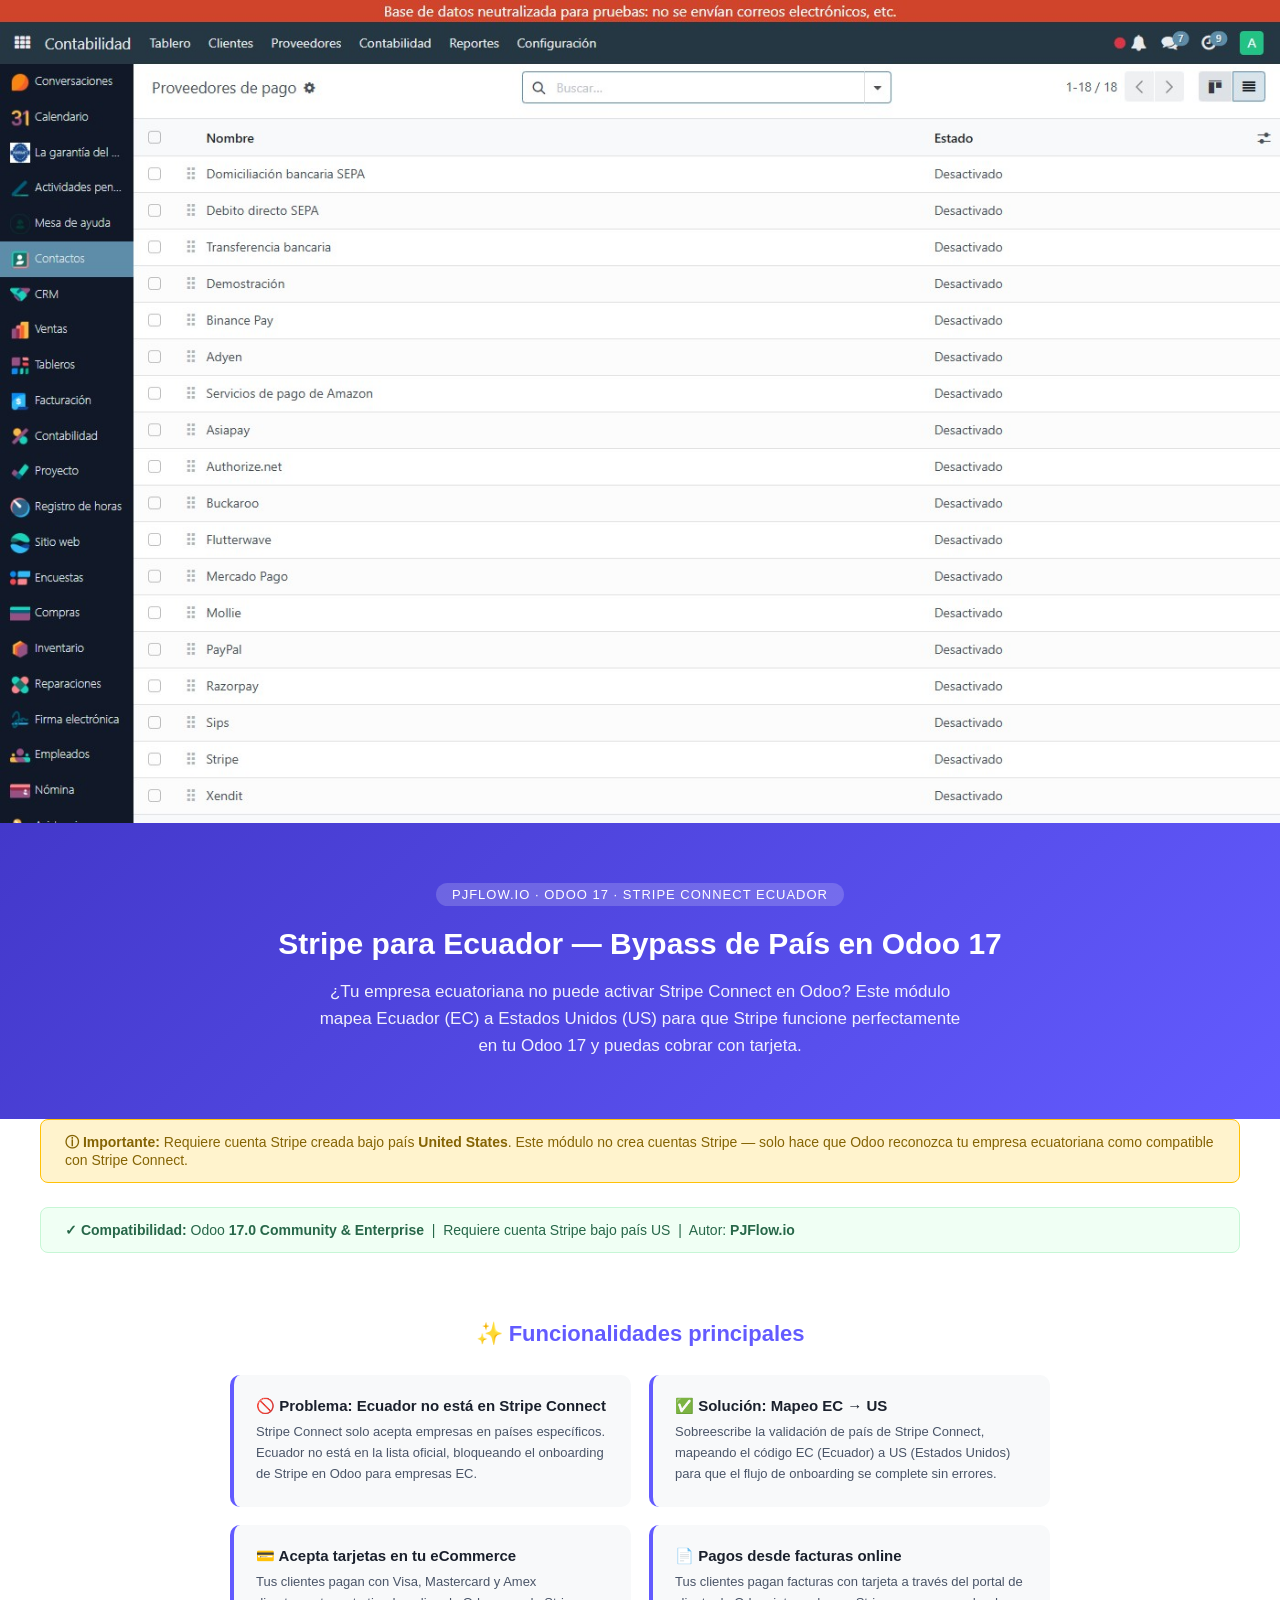
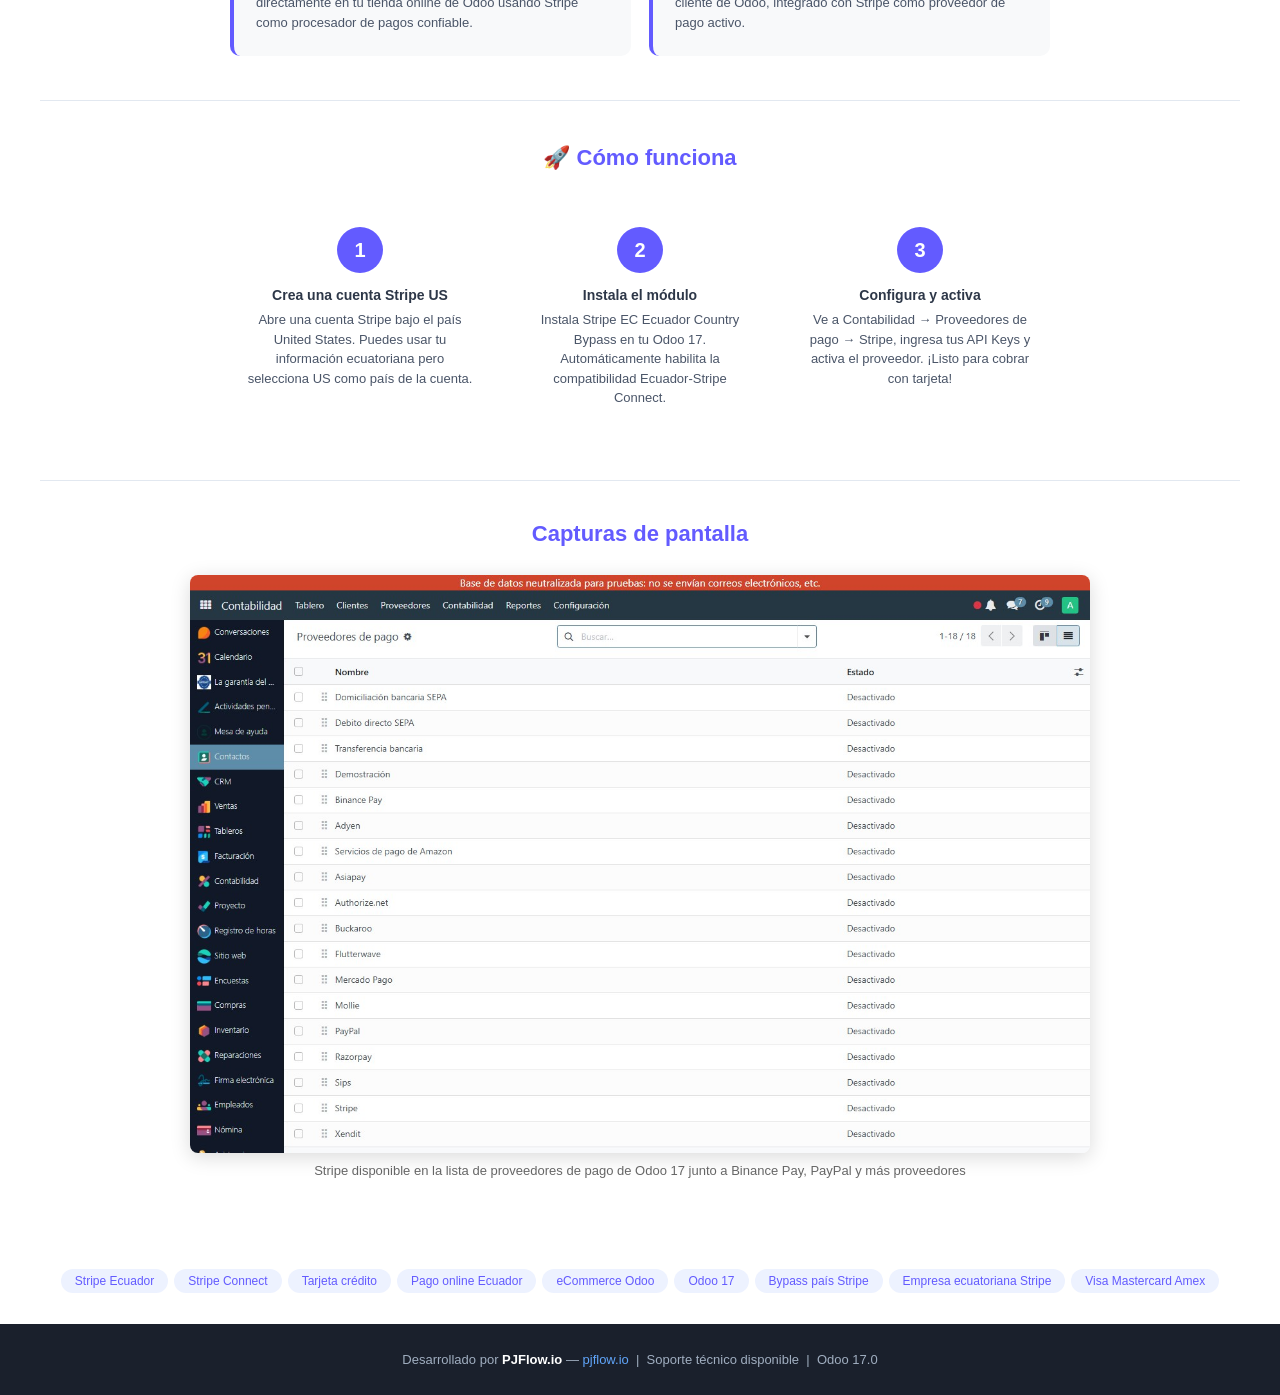
<file: payment_stripe_ec/static/description/index.html>
<!DOCTYPE html>
<html lang="es">
<head><meta charset="UTF-8"/>
<style>
* { box-sizing: border-box; margin: 0; padding: 0; }
body { font-family: -apple-system, BlinkMacSystemFont, "Segoe UI", Roboto, sans-serif; color: #2d3748; background: #fff; }
.hero { background: linear-gradient(135deg, #4338ca 0%, #635bff 100%); color: #fff; padding: 60px 40px; text-align: center; }
.badge { display: inline-block; background: rgba(255,255,255,0.18); border-radius: 20px; padding: 4px 16px; font-size: 13px; margin-bottom: 20px; letter-spacing: 1px; text-transform: uppercase; }
.hero h1 { font-size: 30px; font-weight: 700; margin-bottom: 16px; line-height: 1.2; }
.hero p { font-size: 17px; opacity: 0.92; max-width: 650px; margin: 0 auto; line-height: 1.6; }
.compat { background: #f0fff4; border: 1px solid #c6f6d5; border-radius: 8px; padding: 14px 24px; margin: 24px 40px; font-size: 14px; color: #276749; }
.alert { background: #fff3cd; border: 1px solid #ffc107; border-radius: 8px; padding: 14px 24px; margin: 0 40px 20px; font-size: 14px; color: #856404; }
.free { background: #d4edda; border: 2px solid #28a745; border-radius: 8px; padding: 12px 24px; margin: 0 40px 20px; font-size: 15px; color: #155724; text-align: center; font-weight: 600; }
.section { padding: 44px 40px; max-width: 900px; margin: 0 auto; }
.st { font-size: 22px; font-weight: 700; color: #635bff; margin-bottom: 28px; text-align: center; }
.grid { display: grid; grid-template-columns: repeat(2,1fr); gap: 18px; }
.card { background: #f8f9fa; border-radius: 10px; padding: 22px; border-left: 4px solid #635bff; }
.card h3 { font-size: 15px; font-weight: 600; margin-bottom: 7px; color: #1a202c; }
.card p { font-size: 13px; color: #4a5568; line-height: 1.6; }
.steps { display: grid; grid-template-columns: repeat(3,1fr); gap: 20px; }
.step { text-align: center; padding: 28px 16px; }
.num { width: 46px; height: 46px; border-radius: 50%; background: #635bff; color: #fff; font-size: 20px; font-weight: 700; display: flex; align-items: center; justify-content: center; margin: 0 auto 14px; }
.step h3 { font-size: 14px; font-weight: 600; margin-bottom: 7px; }
.step p { font-size: 13px; color: #4a5568; line-height: 1.5; }
hr { border: none; border-top: 1px solid #e2e8f0; margin: 0 40px; }
.shots { padding: 40px; }
.shots h2 { font-size: 22px; font-weight: 700; color: #635bff; margin-bottom: 28px; text-align: center; }
.shot { text-align: center; margin-bottom: 28px; }
.shot img { width: 100%; max-width: 900px; border-radius: 8px; box-shadow: 0 4px 20px rgba(0,0,0,.15); }
.shot p { color: #666; font-size: 13px; margin-top: 6px; }
.tags { text-align: center; padding: 20px 40px 28px; }
.tag { display: inline-block; background: #edf2ff; color: #635bff; border-radius: 20px; padding: 5px 14px; font-size: 12px; margin: 3px; font-weight: 500; }
footer { background: #1a202c; color: #a0aec0; text-align: center; padding: 28px; font-size: 13px; }
footer strong { color: #fff; }
footer a { color: #60a5fa; text-decoration: none; }
</style></head>
<body>
<div style="text-align:center;background:#4338ca;padding:0;">
  <img src="images/providers_list.png" alt="Stripe Ecuador Odoo 17 pago tarjeta credito empresa ecuatoriana bypass pais Stripe Connect" style="width:100%;max-width:100%;display:block;"/>
</div>
<div class="hero">
  <div class="badge">PJFlow.io &middot; Odoo 17 &middot; Stripe Connect Ecuador</div>
  <h1>Stripe para Ecuador — Bypass de País en Odoo 17</h1>
  <p>¿Tu empresa ecuatoriana no puede activar Stripe Connect en Odoo? Este módulo mapea Ecuador (EC) a Estados Unidos (US) para que Stripe funcione perfectamente en tu Odoo 17 y puedas cobrar con tarjeta.</p>
</div>
<div class="alert"><strong>&#9432; Importante:</strong> Requiere cuenta Stripe creada bajo país <strong>United States</strong>. Este módulo no crea cuentas Stripe &mdash; solo hace que Odoo reconozca tu empresa ecuatoriana como compatible con Stripe Connect.</div>
<div class="compat"><strong>&#10003; Compatibilidad:</strong> Odoo <strong>17.0 Community &amp; Enterprise</strong> &nbsp;|&nbsp; Requiere cuenta Stripe bajo país US &nbsp;|&nbsp; Autor: <strong>PJFlow.io</strong></div>
<div class="section">
  <div class="st">&#10024; Funcionalidades principales</div>
  <div class="grid">
<div class="card"><h3>&#128683; Problema: Ecuador no está en Stripe Connect</h3><p>Stripe Connect solo acepta empresas en países específicos. Ecuador no está en la lista oficial, bloqueando el onboarding de Stripe en Odoo para empresas EC.</p></div>
<div class="card"><h3>&#9989; Solución: Mapeo EC &rarr; US</h3><p>Sobreescribe la validación de país de Stripe Connect, mapeando el código EC (Ecuador) a US (Estados Unidos) para que el flujo de onboarding se complete sin errores.</p></div>
<div class="card"><h3>&#128179; Acepta tarjetas en tu eCommerce</h3><p>Tus clientes pagan con Visa, Mastercard y Amex directamente en tu tienda online de Odoo usando Stripe como procesador de pagos confiable.</p></div>
<div class="card"><h3>&#128196; Pagos desde facturas online</h3><p>Tus clientes pagan facturas con tarjeta a través del portal de cliente de Odoo, integrado con Stripe como proveedor de pago activo.</p></div>
  </div>
</div>
<hr/>
<div class="section">
  <div class="st">&#128640; Cómo funciona</div>
  <div class="steps">
<div class="step"><div class="num">1</div><h3>Crea una cuenta Stripe US</h3><p>Abre una cuenta Stripe bajo el país United States. Puedes usar tu información ecuatoriana pero selecciona US como país de la cuenta.</p></div>
<div class="step"><div class="num">2</div><h3>Instala el módulo</h3><p>Instala Stripe EC Ecuador Country Bypass en tu Odoo 17. Automáticamente habilita la compatibilidad Ecuador-Stripe Connect.</p></div>
<div class="step"><div class="num">3</div><h3>Configura y activa</h3><p>Ve a Contabilidad &rarr; Proveedores de pago &rarr; Stripe, ingresa tus API Keys y activa el proveedor. ¡Listo para cobrar con tarjeta!</p></div>
  </div>
</div>
<hr/>
<div class="shots">
  <h2>Capturas de pantalla</h2>
<div class="shot"><img src="images/providers_list.png" alt="Proveedores pago Odoo 17 con Stripe activo empresa Ecuador tarjeta credito Visa Mastercard"/><p>Stripe disponible en la lista de proveedores de pago de Odoo 17 junto a Binance Pay, PayPal y más proveedores</p></div>
</div>
<div class="tags"><span class="tag">Stripe Ecuador</span><span class="tag">Stripe Connect</span><span class="tag">Tarjeta crédito</span><span class="tag">Pago online Ecuador</span><span class="tag">eCommerce Odoo</span><span class="tag">Odoo 17</span><span class="tag">Bypass país Stripe</span><span class="tag">Empresa ecuatoriana Stripe</span><span class="tag">Visa Mastercard Amex</span></div>
<footer>Desarrollado por <strong>PJFlow.io</strong> &mdash; <a href="https://pjflow.io">pjflow.io</a> &nbsp;|&nbsp; Soporte técnico disponible &nbsp;|&nbsp; Odoo 17.0</footer>
</body></html>
</file>
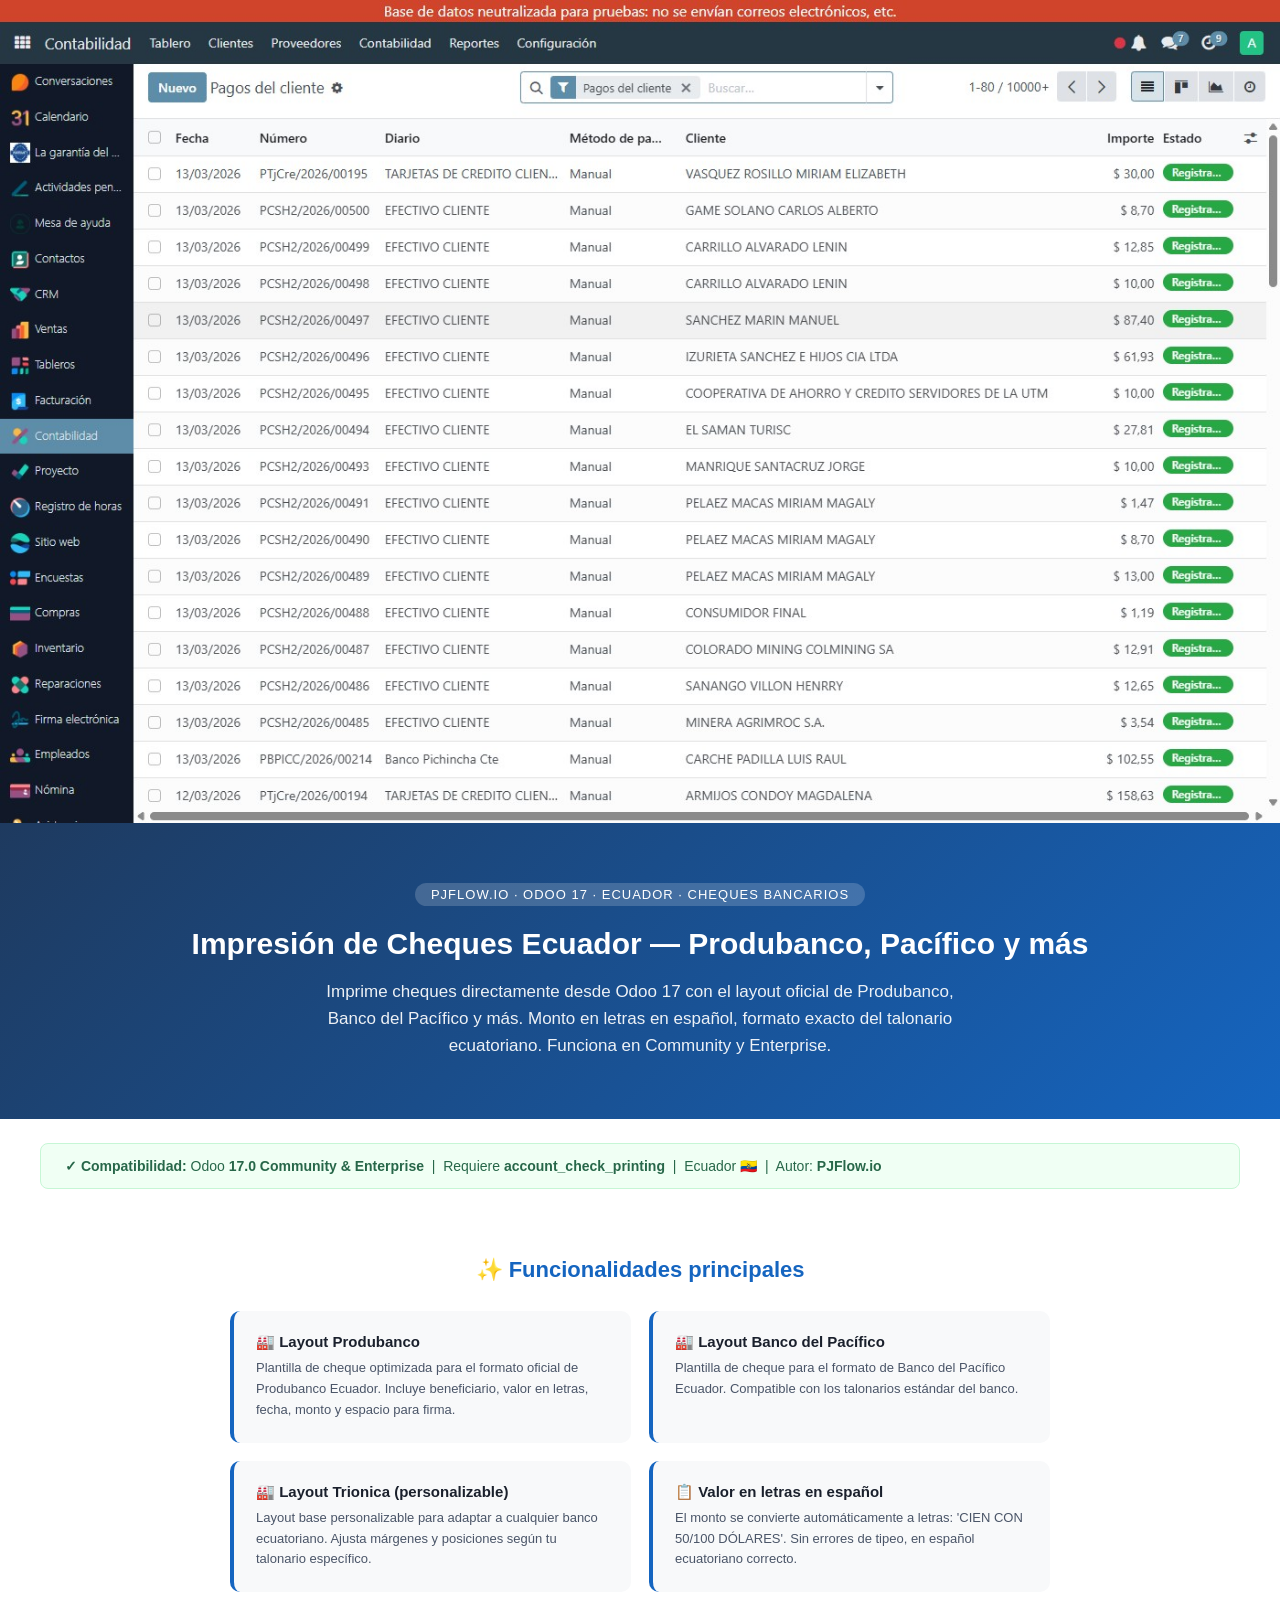
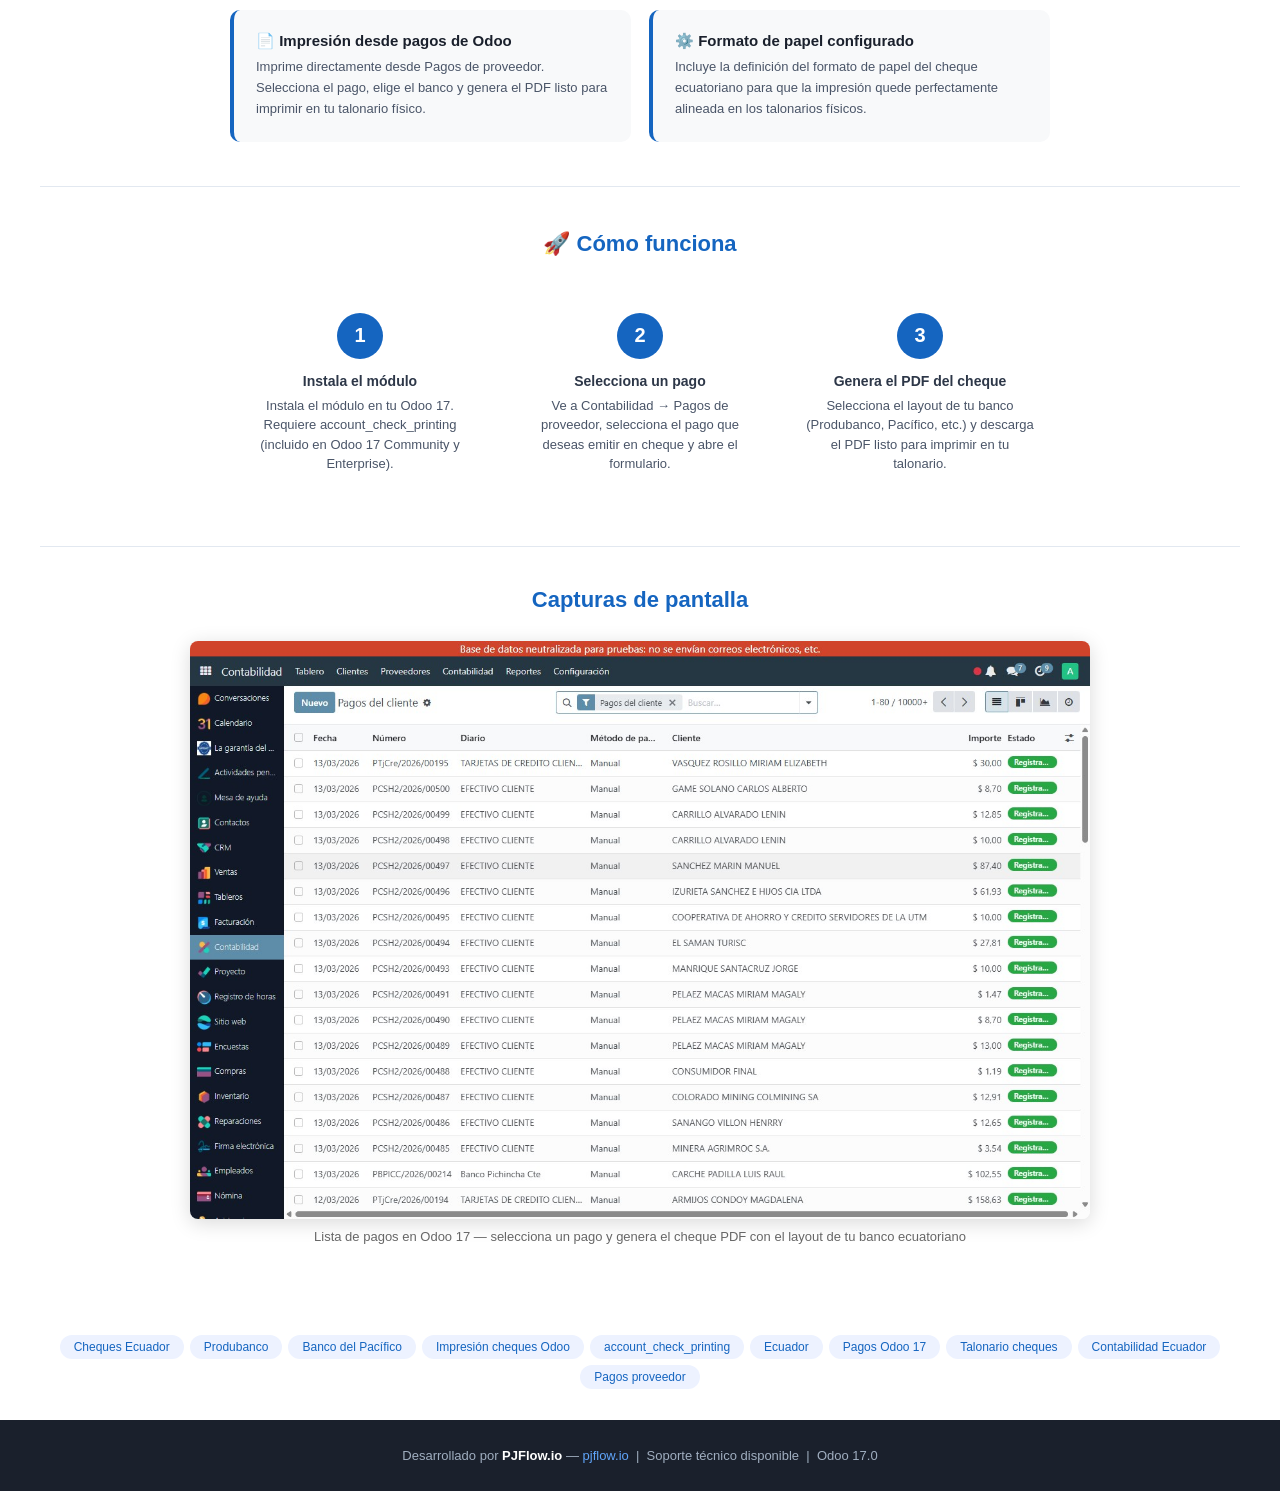
<file: produbanco_check_printing/static/description/index.html>
<!DOCTYPE html>
<html lang="es">
<head><meta charset="UTF-8"/>
<style>
* { box-sizing: border-box; margin: 0; padding: 0; }
body { font-family: -apple-system, BlinkMacSystemFont, "Segoe UI", Roboto, sans-serif; color: #2d3748; background: #fff; }
.hero { background: linear-gradient(135deg, #1e3a5f 0%, #1565c0 100%); color: #fff; padding: 60px 40px; text-align: center; }
.badge { display: inline-block; background: rgba(255,255,255,0.18); border-radius: 20px; padding: 4px 16px; font-size: 13px; margin-bottom: 20px; letter-spacing: 1px; text-transform: uppercase; }
.hero h1 { font-size: 30px; font-weight: 700; margin-bottom: 16px; line-height: 1.2; }
.hero p { font-size: 17px; opacity: 0.92; max-width: 650px; margin: 0 auto; line-height: 1.6; }
.compat { background: #f0fff4; border: 1px solid #c6f6d5; border-radius: 8px; padding: 14px 24px; margin: 24px 40px; font-size: 14px; color: #276749; }
.alert { background: #fff3cd; border: 1px solid #ffc107; border-radius: 8px; padding: 14px 24px; margin: 0 40px 20px; font-size: 14px; color: #856404; }
.free { background: #d4edda; border: 2px solid #28a745; border-radius: 8px; padding: 12px 24px; margin: 0 40px 20px; font-size: 15px; color: #155724; text-align: center; font-weight: 600; }
.section { padding: 44px 40px; max-width: 900px; margin: 0 auto; }
.st { font-size: 22px; font-weight: 700; color: #1565c0; margin-bottom: 28px; text-align: center; }
.grid { display: grid; grid-template-columns: repeat(2,1fr); gap: 18px; }
.card { background: #f8f9fa; border-radius: 10px; padding: 22px; border-left: 4px solid #1565c0; }
.card h3 { font-size: 15px; font-weight: 600; margin-bottom: 7px; color: #1a202c; }
.card p { font-size: 13px; color: #4a5568; line-height: 1.6; }
.steps { display: grid; grid-template-columns: repeat(3,1fr); gap: 20px; }
.step { text-align: center; padding: 28px 16px; }
.num { width: 46px; height: 46px; border-radius: 50%; background: #1565c0; color: #fff; font-size: 20px; font-weight: 700; display: flex; align-items: center; justify-content: center; margin: 0 auto 14px; }
.step h3 { font-size: 14px; font-weight: 600; margin-bottom: 7px; }
.step p { font-size: 13px; color: #4a5568; line-height: 1.5; }
hr { border: none; border-top: 1px solid #e2e8f0; margin: 0 40px; }
.shots { padding: 40px; }
.shots h2 { font-size: 22px; font-weight: 700; color: #1565c0; margin-bottom: 28px; text-align: center; }
.shot { text-align: center; margin-bottom: 28px; }
.shot img { width: 100%; max-width: 900px; border-radius: 8px; box-shadow: 0 4px 20px rgba(0,0,0,.15); }
.shot p { color: #666; font-size: 13px; margin-top: 6px; }
.tags { text-align: center; padding: 20px 40px 28px; }
.tag { display: inline-block; background: #edf2ff; color: #1565c0; border-radius: 20px; padding: 5px 14px; font-size: 12px; margin: 3px; font-weight: 500; }
footer { background: #1a202c; color: #a0aec0; text-align: center; padding: 28px; font-size: 13px; }
footer strong { color: #fff; }
footer a { color: #60a5fa; text-decoration: none; }
</style></head>
<body>
<div style="text-align:center;background:#1e3a5f;padding:0;">
  <img src="images/payments_list.png" alt="Impresion cheques Ecuador Odoo 17 Produbanco Pacifico Banco lista pagos talonario" style="width:100%;max-width:100%;display:block;"/>
</div>
<div class="hero">
  <div class="badge">PJFlow.io &middot; Odoo 17 &middot; Ecuador &middot; Cheques Bancarios</div>
  <h1>Impresión de Cheques Ecuador &mdash; Produbanco, Pacífico y más</h1>
  <p>Imprime cheques directamente desde Odoo 17 con el layout oficial de Produbanco, Banco del Pacífico y más. Monto en letras en español, formato exacto del talonario ecuatoriano. Funciona en Community y Enterprise.</p>
</div>

<div class="compat"><strong>&#10003; Compatibilidad:</strong> Odoo <strong>17.0 Community &amp; Enterprise</strong> &nbsp;|&nbsp; Requiere <strong>account_check_printing</strong> &nbsp;|&nbsp; Ecuador &#127466;&#127464; &nbsp;|&nbsp; Autor: <strong>PJFlow.io</strong></div>
<div class="section">
  <div class="st">&#10024; Funcionalidades principales</div>
  <div class="grid">
<div class="card"><h3>&#127981; Layout Produbanco</h3><p>Plantilla de cheque optimizada para el formato oficial de Produbanco Ecuador. Incluye beneficiario, valor en letras, fecha, monto y espacio para firma.</p></div>
<div class="card"><h3>&#127981; Layout Banco del Pacífico</h3><p>Plantilla de cheque para el formato de Banco del Pacífico Ecuador. Compatible con los talonarios estándar del banco.</p></div>
<div class="card"><h3>&#127981; Layout Trionica (personalizable)</h3><p>Layout base personalizable para adaptar a cualquier banco ecuatoriano. Ajusta márgenes y posiciones según tu talonario específico.</p></div>
<div class="card"><h3>&#128203; Valor en letras en español</h3><p>El monto se convierte automáticamente a letras: 'CIEN CON 50/100 DÓLARES'. Sin errores de tipeo, en español ecuatoriano correcto.</p></div>
<div class="card"><h3>&#128196; Impresión desde pagos de Odoo</h3><p>Imprime directamente desde Pagos de proveedor. Selecciona el pago, elige el banco y genera el PDF listo para imprimir en tu talonario físico.</p></div>
<div class="card"><h3>&#9881;&#65039; Formato de papel configurado</h3><p>Incluye la definición del formato de papel del cheque ecuatoriano para que la impresión quede perfectamente alineada en los talonarios físicos.</p></div>
  </div>
</div>
<hr/>
<div class="section">
  <div class="st">&#128640; Cómo funciona</div>
  <div class="steps">
<div class="step"><div class="num">1</div><h3>Instala el módulo</h3><p>Instala el módulo en tu Odoo 17. Requiere account_check_printing (incluido en Odoo 17 Community y Enterprise).</p></div>
<div class="step"><div class="num">2</div><h3>Selecciona un pago</h3><p>Ve a Contabilidad &rarr; Pagos de proveedor, selecciona el pago que deseas emitir en cheque y abre el formulario.</p></div>
<div class="step"><div class="num">3</div><h3>Genera el PDF del cheque</h3><p>Selecciona el layout de tu banco (Produbanco, Pacífico, etc.) y descarga el PDF listo para imprimir en tu talonario.</p></div>
  </div>
</div>
<hr/>
<div class="shots">
  <h2>Capturas de pantalla</h2>
<div class="shot"><img src="images/payments_list.png" alt="Lista pagos proveedor Odoo 17 Ecuador impresion cheques Produbanco Pacifico Banco"/><p>Lista de pagos en Odoo 17 &mdash; selecciona un pago y genera el cheque PDF con el layout de tu banco ecuatoriano</p></div>
</div>
<div class="tags"><span class="tag">Cheques Ecuador</span><span class="tag">Produbanco</span><span class="tag">Banco del Pacífico</span><span class="tag">Impresión cheques Odoo</span><span class="tag">account_check_printing</span><span class="tag">Ecuador</span><span class="tag">Pagos Odoo 17</span><span class="tag">Talonario cheques</span><span class="tag">Contabilidad Ecuador</span><span class="tag">Pagos proveedor</span></div>
<footer>Desarrollado por <strong>PJFlow.io</strong> &mdash; <a href="https://pjflow.io">pjflow.io</a> &nbsp;|&nbsp; Soporte técnico disponible &nbsp;|&nbsp; Odoo 17.0</footer>
</body></html>
</file>
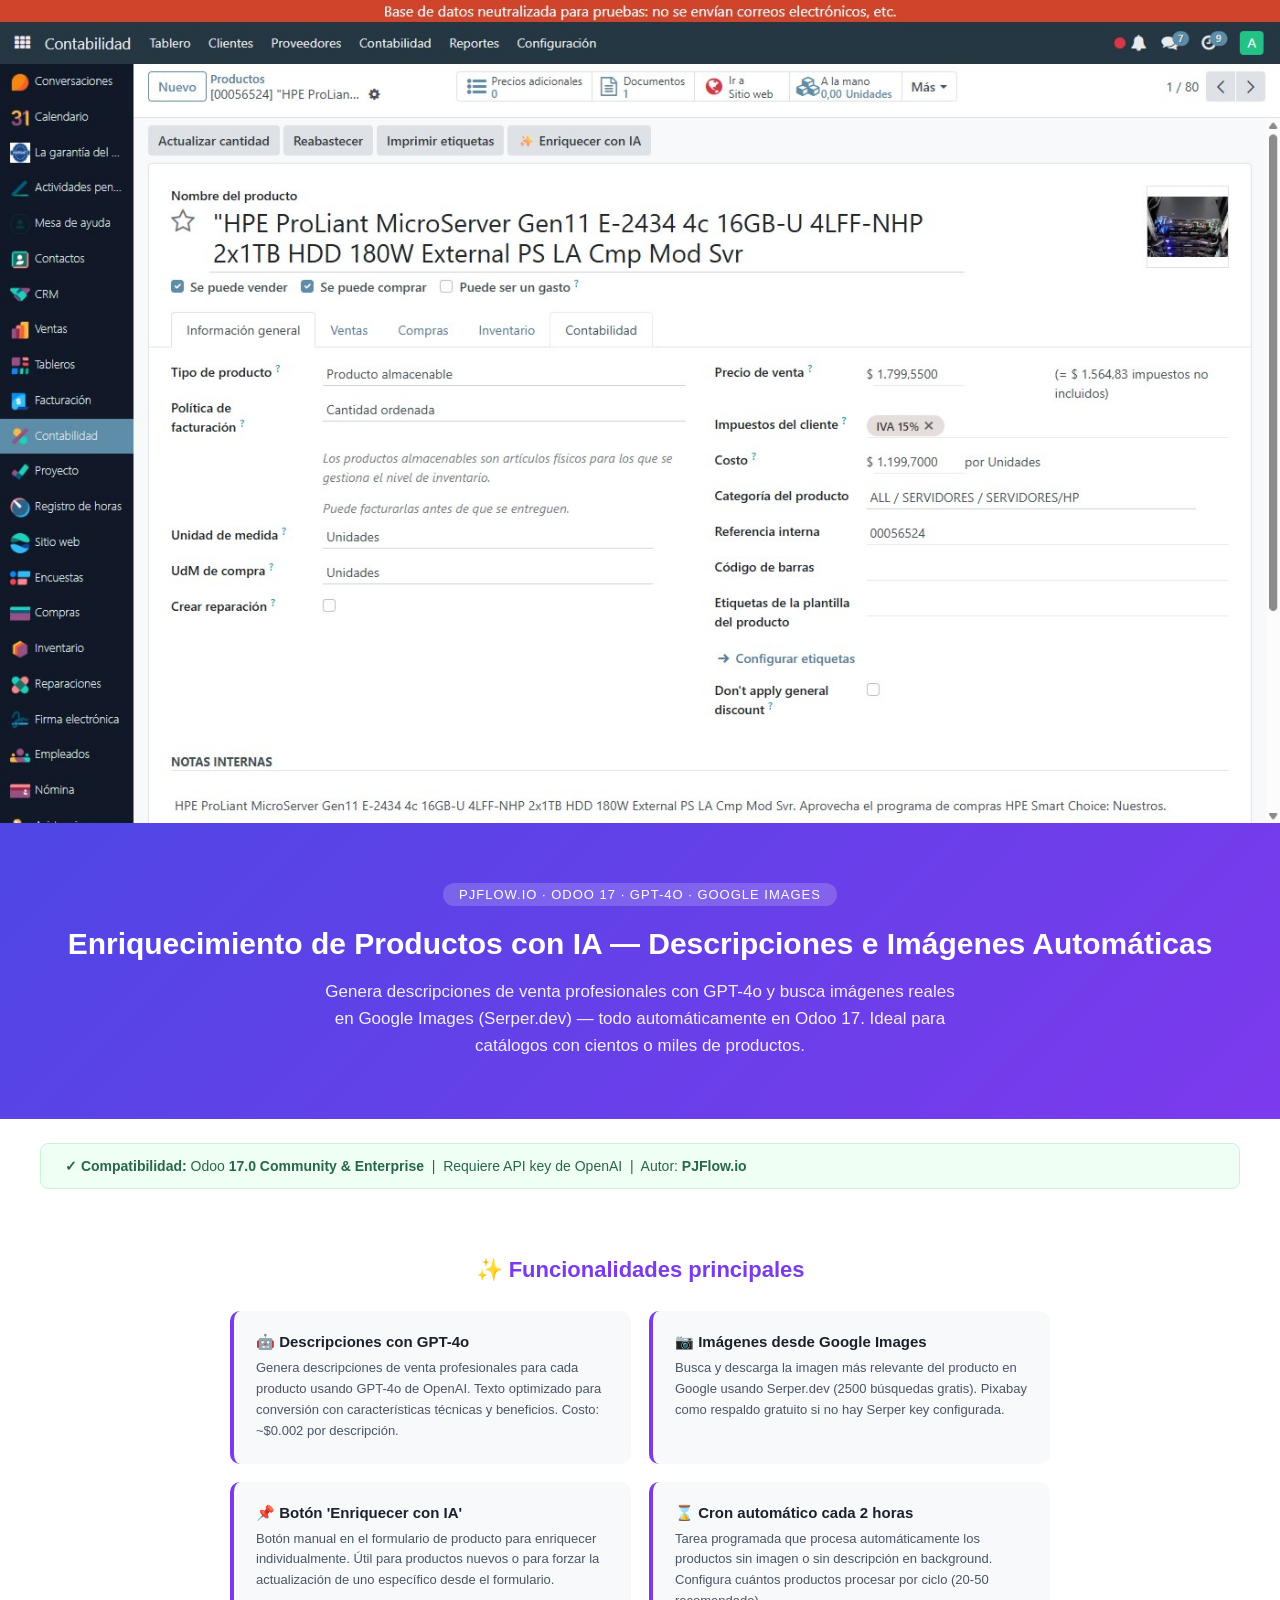
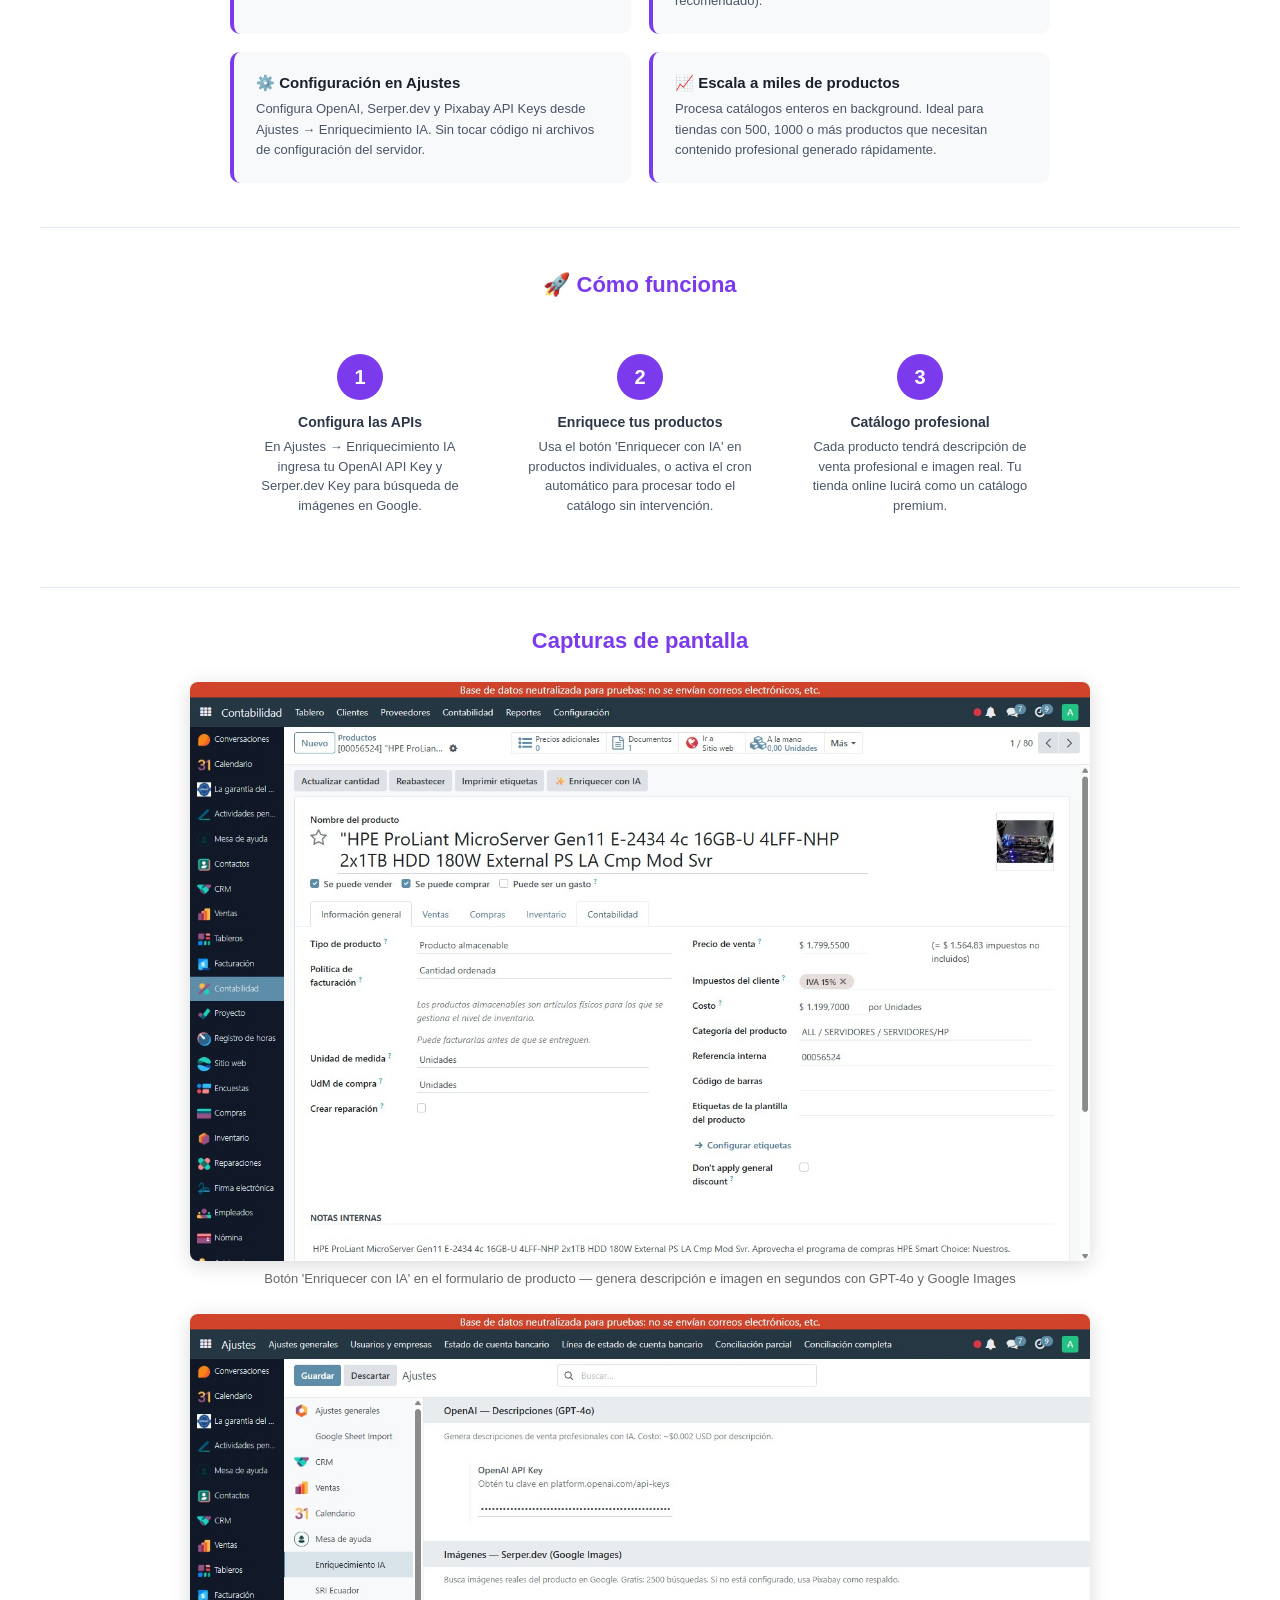
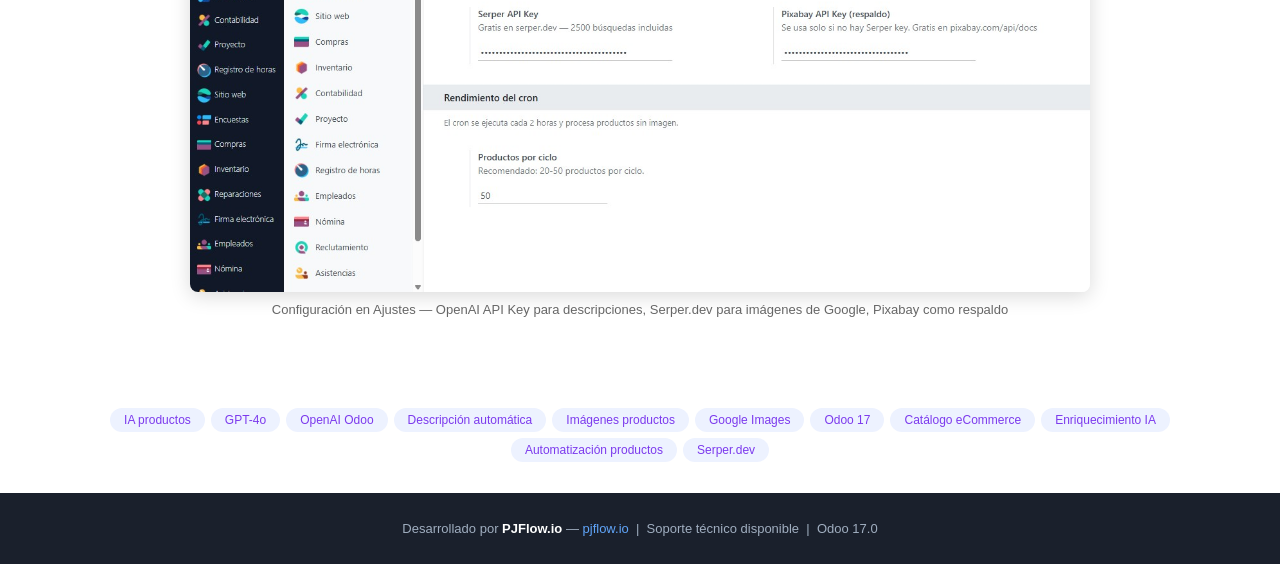
<file: product_ai_enrichment/static/description/index.html>
<!DOCTYPE html>
<html lang="es">
<head><meta charset="UTF-8"/>
<style>
* { box-sizing: border-box; margin: 0; padding: 0; }
body { font-family: -apple-system, BlinkMacSystemFont, "Segoe UI", Roboto, sans-serif; color: #2d3748; background: #fff; }
.hero { background: linear-gradient(135deg, #4f46e5 0%, #7c3aed 100%); color: #fff; padding: 60px 40px; text-align: center; }
.badge { display: inline-block; background: rgba(255,255,255,0.18); border-radius: 20px; padding: 4px 16px; font-size: 13px; margin-bottom: 20px; letter-spacing: 1px; text-transform: uppercase; }
.hero h1 { font-size: 30px; font-weight: 700; margin-bottom: 16px; line-height: 1.2; }
.hero p { font-size: 17px; opacity: 0.92; max-width: 650px; margin: 0 auto; line-height: 1.6; }
.compat { background: #f0fff4; border: 1px solid #c6f6d5; border-radius: 8px; padding: 14px 24px; margin: 24px 40px; font-size: 14px; color: #276749; }
.alert { background: #fff3cd; border: 1px solid #ffc107; border-radius: 8px; padding: 14px 24px; margin: 0 40px 20px; font-size: 14px; color: #856404; }
.free { background: #d4edda; border: 2px solid #28a745; border-radius: 8px; padding: 12px 24px; margin: 0 40px 20px; font-size: 15px; color: #155724; text-align: center; font-weight: 600; }
.section { padding: 44px 40px; max-width: 900px; margin: 0 auto; }
.st { font-size: 22px; font-weight: 700; color: #7c3aed; margin-bottom: 28px; text-align: center; }
.grid { display: grid; grid-template-columns: repeat(2,1fr); gap: 18px; }
.card { background: #f8f9fa; border-radius: 10px; padding: 22px; border-left: 4px solid #7c3aed; }
.card h3 { font-size: 15px; font-weight: 600; margin-bottom: 7px; color: #1a202c; }
.card p { font-size: 13px; color: #4a5568; line-height: 1.6; }
.steps { display: grid; grid-template-columns: repeat(3,1fr); gap: 20px; }
.step { text-align: center; padding: 28px 16px; }
.num { width: 46px; height: 46px; border-radius: 50%; background: #7c3aed; color: #fff; font-size: 20px; font-weight: 700; display: flex; align-items: center; justify-content: center; margin: 0 auto 14px; }
.step h3 { font-size: 14px; font-weight: 600; margin-bottom: 7px; }
.step p { font-size: 13px; color: #4a5568; line-height: 1.5; }
hr { border: none; border-top: 1px solid #e2e8f0; margin: 0 40px; }
.shots { padding: 40px; }
.shots h2 { font-size: 22px; font-weight: 700; color: #7c3aed; margin-bottom: 28px; text-align: center; }
.shot { text-align: center; margin-bottom: 28px; }
.shot img { width: 100%; max-width: 900px; border-radius: 8px; box-shadow: 0 4px 20px rgba(0,0,0,.15); }
.shot p { color: #666; font-size: 13px; margin-top: 6px; }
.tags { text-align: center; padding: 20px 40px 28px; }
.tag { display: inline-block; background: #edf2ff; color: #7c3aed; border-radius: 20px; padding: 5px 14px; font-size: 12px; margin: 3px; font-weight: 500; }
footer { background: #1a202c; color: #a0aec0; text-align: center; padding: 28px; font-size: 13px; }
footer strong { color: #fff; }
footer a { color: #60a5fa; text-decoration: none; }
</style></head>
<body>
<div style="text-align:center;background:#4f46e5;padding:0;">
  <img src="images/product_form.png" alt="Enriquecimiento productos IA GPT-4o Odoo 17 descripciones imagenes automaticas boton Enriquecer con IA" style="width:100%;max-width:100%;display:block;"/>
</div>
<div class="hero">
  <div class="badge">PJFlow.io &middot; Odoo 17 &middot; GPT-4o &middot; Google Images</div>
  <h1>Enriquecimiento de Productos con IA &mdash; Descripciones e Imágenes Automáticas</h1>
  <p>Genera descripciones de venta profesionales con GPT-4o y busca imágenes reales en Google Images (Serper.dev) &mdash; todo automáticamente en Odoo 17. Ideal para catálogos con cientos o miles de productos.</p>
</div>

<div class="compat"><strong>&#10003; Compatibilidad:</strong> Odoo <strong>17.0 Community &amp; Enterprise</strong> &nbsp;|&nbsp; Requiere API key de OpenAI &nbsp;|&nbsp; Autor: <strong>PJFlow.io</strong></div>
<div class="section">
  <div class="st">&#10024; Funcionalidades principales</div>
  <div class="grid">
<div class="card"><h3>&#129302; Descripciones con GPT-4o</h3><p>Genera descripciones de venta profesionales para cada producto usando GPT-4o de OpenAI. Texto optimizado para conversión con características técnicas y beneficios. Costo: ~$0.002 por descripción.</p></div>
<div class="card"><h3>&#128247; Imágenes desde Google Images</h3><p>Busca y descarga la imagen más relevante del producto en Google usando Serper.dev (2500 búsquedas gratis). Pixabay como respaldo gratuito si no hay Serper key configurada.</p></div>
<div class="card"><h3>&#128204; Botón 'Enriquecer con IA'</h3><p>Botón manual en el formulario de producto para enriquecer individualmente. Útil para productos nuevos o para forzar la actualización de uno específico desde el formulario.</p></div>
<div class="card"><h3>&#8987; Cron automático cada 2 horas</h3><p>Tarea programada que procesa automáticamente los productos sin imagen o sin descripción en background. Configura cuántos productos procesar por ciclo (20-50 recomendado).</p></div>
<div class="card"><h3>&#9881;&#65039; Configuración en Ajustes</h3><p>Configura OpenAI, Serper.dev y Pixabay API Keys desde Ajustes &rarr; Enriquecimiento IA. Sin tocar código ni archivos de configuración del servidor.</p></div>
<div class="card"><h3>&#128200; Escala a miles de productos</h3><p>Procesa catálogos enteros en background. Ideal para tiendas con 500, 1000 o más productos que necesitan contenido profesional generado rápidamente.</p></div>
  </div>
</div>
<hr/>
<div class="section">
  <div class="st">&#128640; Cómo funciona</div>
  <div class="steps">
<div class="step"><div class="num">1</div><h3>Configura las APIs</h3><p>En Ajustes &rarr; Enriquecimiento IA ingresa tu OpenAI API Key y Serper.dev Key para búsqueda de imágenes en Google.</p></div>
<div class="step"><div class="num">2</div><h3>Enriquece tus productos</h3><p>Usa el botón 'Enriquecer con IA' en productos individuales, o activa el cron automático para procesar todo el catálogo sin intervención.</p></div>
<div class="step"><div class="num">3</div><h3>Catálogo profesional</h3><p>Cada producto tendrá descripción de venta profesional e imagen real. Tu tienda online lucirá como un catálogo premium.</p></div>
  </div>
</div>
<hr/>
<div class="shots">
  <h2>Capturas de pantalla</h2>
<div class="shot"><img src="images/product_form.png" alt="Formulario producto Odoo 17 boton Enriquecer con IA GPT-4o descripcion automatica imagen Google"/><p>Botón 'Enriquecer con IA' en el formulario de producto &mdash; genera descripción e imagen en segundos con GPT-4o y Google Images</p></div>
<div class="shot"><img src="images/settings.png" alt="Configuracion API OpenAI Serper Pixabay Odoo 17 enriquecimiento productos IA automatico"/><p>Configuración en Ajustes &mdash; OpenAI API Key para descripciones, Serper.dev para imágenes de Google, Pixabay como respaldo</p></div>
</div>
<div class="tags"><span class="tag">IA productos</span><span class="tag">GPT-4o</span><span class="tag">OpenAI Odoo</span><span class="tag">Descripción automática</span><span class="tag">Imágenes productos</span><span class="tag">Google Images</span><span class="tag">Odoo 17</span><span class="tag">Catálogo eCommerce</span><span class="tag">Enriquecimiento IA</span><span class="tag">Automatización productos</span><span class="tag">Serper.dev</span></div>
<footer>Desarrollado por <strong>PJFlow.io</strong> &mdash; <a href="https://pjflow.io">pjflow.io</a> &nbsp;|&nbsp; Soporte técnico disponible &nbsp;|&nbsp; Odoo 17.0</footer>
</body></html>
</file>
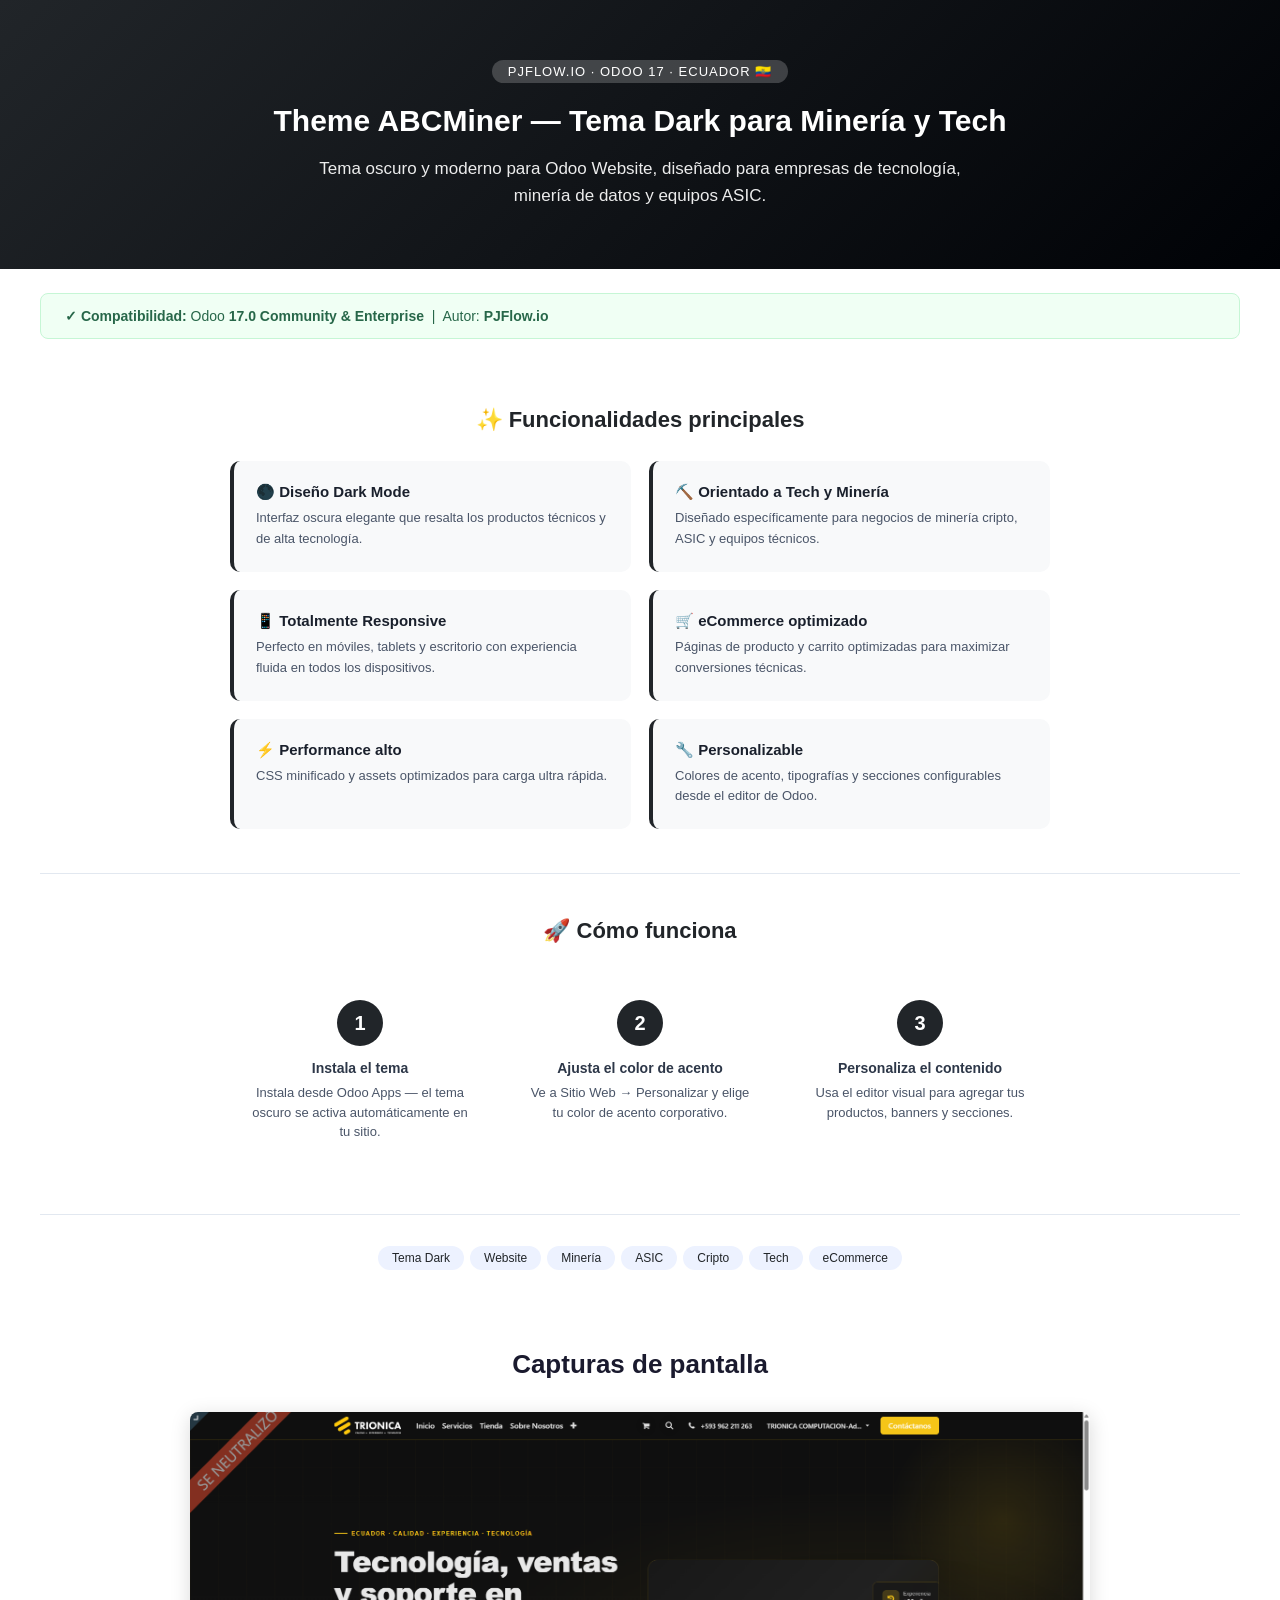
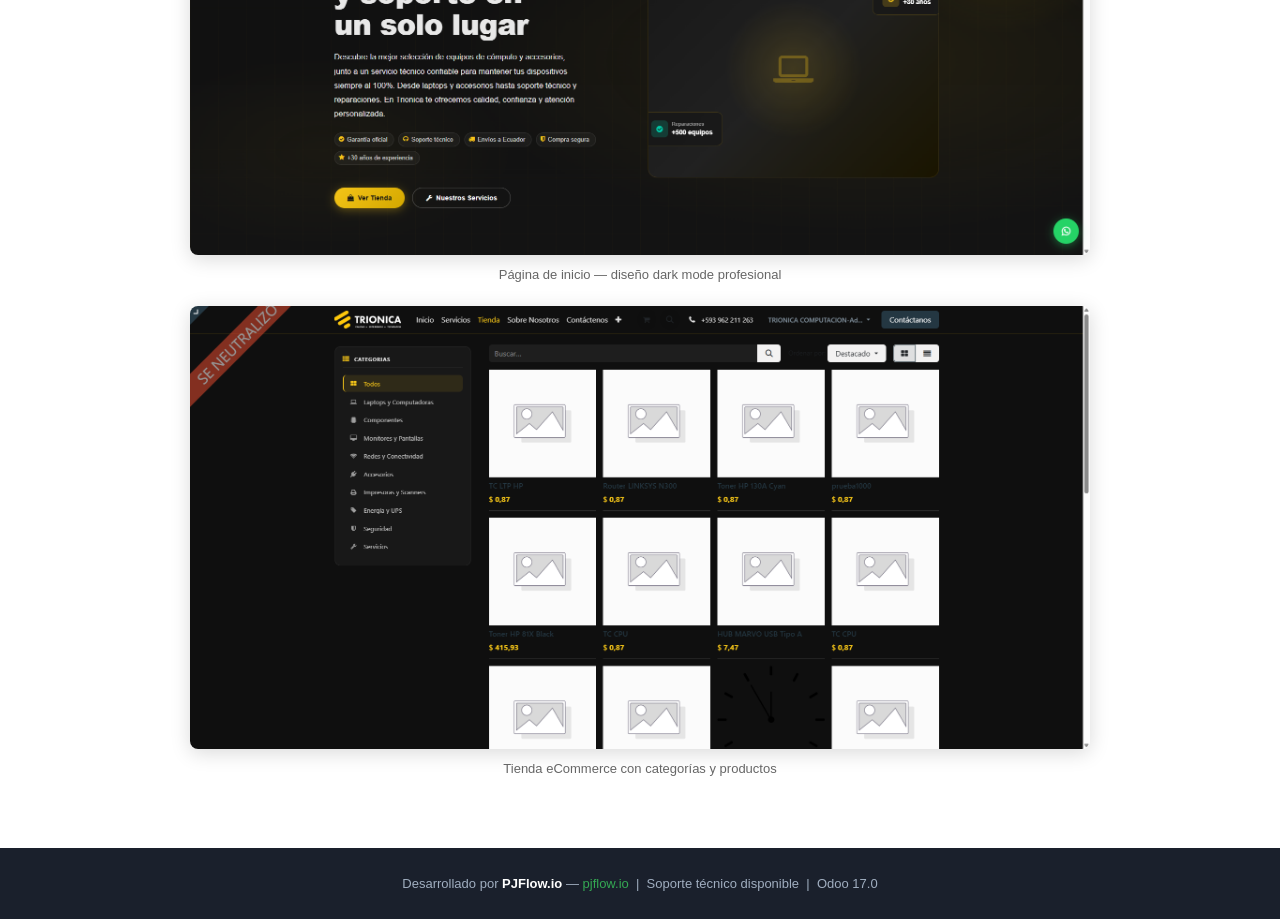
<file: theme_abcminer/static/description/index.html>
<!DOCTYPE html>
<html lang="es">
<head>
<meta charset="UTF-8"/>
<style>
* { box-sizing: border-box; margin: 0; padding: 0; }
body { font-family: -apple-system, BlinkMacSystemFont, "Segoe UI", Roboto, sans-serif; color: #2d3748; background: #fff; }
.hero { background: linear-gradient(135deg, #212529 0%, #000206 100%); color: #fff; padding: 60px 40px; text-align: center; }
.hero .badge { display: inline-block; background: rgba(255,255,255,0.2); border-radius: 20px; padding: 4px 16px; font-size: 13px; margin-bottom: 20px; letter-spacing: 1px; text-transform: uppercase; }
.hero h1 { font-size: 30px; font-weight: 700; margin-bottom: 16px; line-height: 1.2; }
.hero p { font-size: 17px; opacity: 0.92; max-width: 650px; margin: 0 auto; line-height: 1.6; }
.compat { background: #f0fff4; border: 1px solid #c6f6d5; border-radius: 8px; padding: 14px 24px; margin: 24px 40px; font-size: 14px; color: #276749; }
.section { padding: 44px 40px; max-width: 900px; margin: 0 auto; }
.section-title { font-size: 22px; font-weight: 700; color: #212529; margin-bottom: 28px; text-align: center; }
.features-grid { display: grid; grid-template-columns: repeat(2, 1fr); gap: 18px; }
.feature-card { background: #f8f9fa; border-radius: 10px; padding: 22px; border-left: 4px solid #212529; }
.feature-card h3 { font-size: 15px; font-weight: 600; margin-bottom: 7px; color: #1a202c; }
.feature-card p { font-size: 13px; color: #4a5568; line-height: 1.6; }
.steps { display: grid; grid-template-columns: repeat(3, 1fr); gap: 20px; }
.step { text-align: center; padding: 28px 16px; }
.step-number { width: 46px; height: 46px; border-radius: 50%; background: #212529; color: #fff; font-size: 20px; font-weight: 700; display: flex; align-items: center; justify-content: center; margin: 0 auto 14px; }
.step h3 { font-size: 14px; font-weight: 600; margin-bottom: 7px; }
.step p { font-size: 13px; color: #4a5568; line-height: 1.5; }
.divider { border: none; border-top: 1px solid #e2e8f0; margin: 0 40px; }
.tags { text-align: center; padding: 28px 40px; }
.tag { display: inline-block; background: #edf2ff; color: #212529; border-radius: 20px; padding: 5px 14px; font-size: 12px; margin: 3px; font-weight: 500; }
.footer { background: #1a202c; color: #a0aec0; text-align: center; padding: 28px; font-size: 13px; }
.footer strong { color: #fff; }
.footer a { color: #34a853; text-decoration: none; }
</style>
</head>
<body>
<div class="hero">
    <div class="badge">PJFlow.io &middot; Odoo 17 &middot; Ecuador &#127466;&#127464;</div>
    <h1>Theme ABCMiner — Tema Dark para Minería y Tech</h1>
    <p>Tema oscuro y moderno para Odoo Website, diseñado para empresas de tecnología, minería de datos y equipos ASIC.</p>
</div>
<div class="compat">
    <strong>&#10003; Compatibilidad:</strong> Odoo <strong>17.0 Community &amp; Enterprise</strong> &nbsp;|&nbsp; Autor: <strong>PJFlow.io</strong>
</div>
<div class="section">
    <div class="section-title">&#10024; Funcionalidades principales</div>
    <div class="features-grid"><div class="feature-card"><h3>🌑 Diseño Dark Mode</h3><p>Interfaz oscura elegante que resalta los productos técnicos y de alta tecnología.</p></div><div class="feature-card"><h3>⛏️ Orientado a Tech y Minería</h3><p>Diseñado específicamente para negocios de minería cripto, ASIC y equipos técnicos.</p></div><div class="feature-card"><h3>📱 Totalmente Responsive</h3><p>Perfecto en móviles, tablets y escritorio con experiencia fluida en todos los dispositivos.</p></div><div class="feature-card"><h3>🛒 eCommerce optimizado</h3><p>Páginas de producto y carrito optimizadas para maximizar conversiones técnicas.</p></div><div class="feature-card"><h3>⚡ Performance alto</h3><p>CSS minificado y assets optimizados para carga ultra rápida.</p></div><div class="feature-card"><h3>🔧 Personalizable</h3><p>Colores de acento, tipografías y secciones configurables desde el editor de Odoo.</p></div></div>
</div>
<hr class="divider"/>
<div class="section">
    <div class="section-title">&#128640; Cómo funciona</div>
    <div class="steps"><div class="step"><div class="step-number">1</div><h3>Instala el tema</h3><p>Instala desde Odoo Apps — el tema oscuro se activa automáticamente en tu sitio.</p></div><div class="step"><div class="step-number">2</div><h3>Ajusta el color de acento</h3><p>Ve a Sitio Web → Personalizar y elige tu color de acento corporativo.</p></div><div class="step"><div class="step-number">3</div><h3>Personaliza el contenido</h3><p>Usa el editor visual para agregar tus productos, banners y secciones.</p></div></div>
</div>
<hr class="divider"/>
<div class="tags"><span class="tag">Tema Dark</span><span class="tag">Website</span><span class="tag">Minería</span><span class="tag">ASIC</span><span class="tag">Cripto</span><span class="tag">Tech</span><span class="tag">eCommerce</span></div>
<section style="background:#fff;padding:48px 40px;">
  <h2 style="text-align:center;font-size:26px;font-weight:700;color:#1a1a2e;margin-bottom:32px;">Capturas de pantalla</h2>
  <div style="text-align:center;">
    <img src="images/homepage.png" alt="Página de inicio con tema oscuro" style="width:100%;max-width:900px;border-radius:8px;box-shadow:0 4px 20px rgba(0,0,0,.15);margin-bottom:8px;"/>
    <p style="color:#666;font-size:13px;margin:0 0 24px;">Página de inicio — diseño dark mode profesional</p>
  </div>
  <div style="text-align:center;">
    <img src="images/shop.png" alt="Tienda online con el tema oscuro aplicado" style="width:100%;max-width:900px;border-radius:8px;box-shadow:0 4px 20px rgba(0,0,0,.15);margin-bottom:8px;"/>
    <p style="color:#666;font-size:13px;margin:0 0 24px;">Tienda eCommerce con categorías y productos</p>
  </div>
</section>
<div class="footer">
    Desarrollado por <strong>PJFlow.io</strong> — <a href="https://pjflow.io">pjflow.io</a> &nbsp;|&nbsp; Soporte técnico disponible &nbsp;|&nbsp; Odoo 17.0
</div>
</body>
</html>
</file>
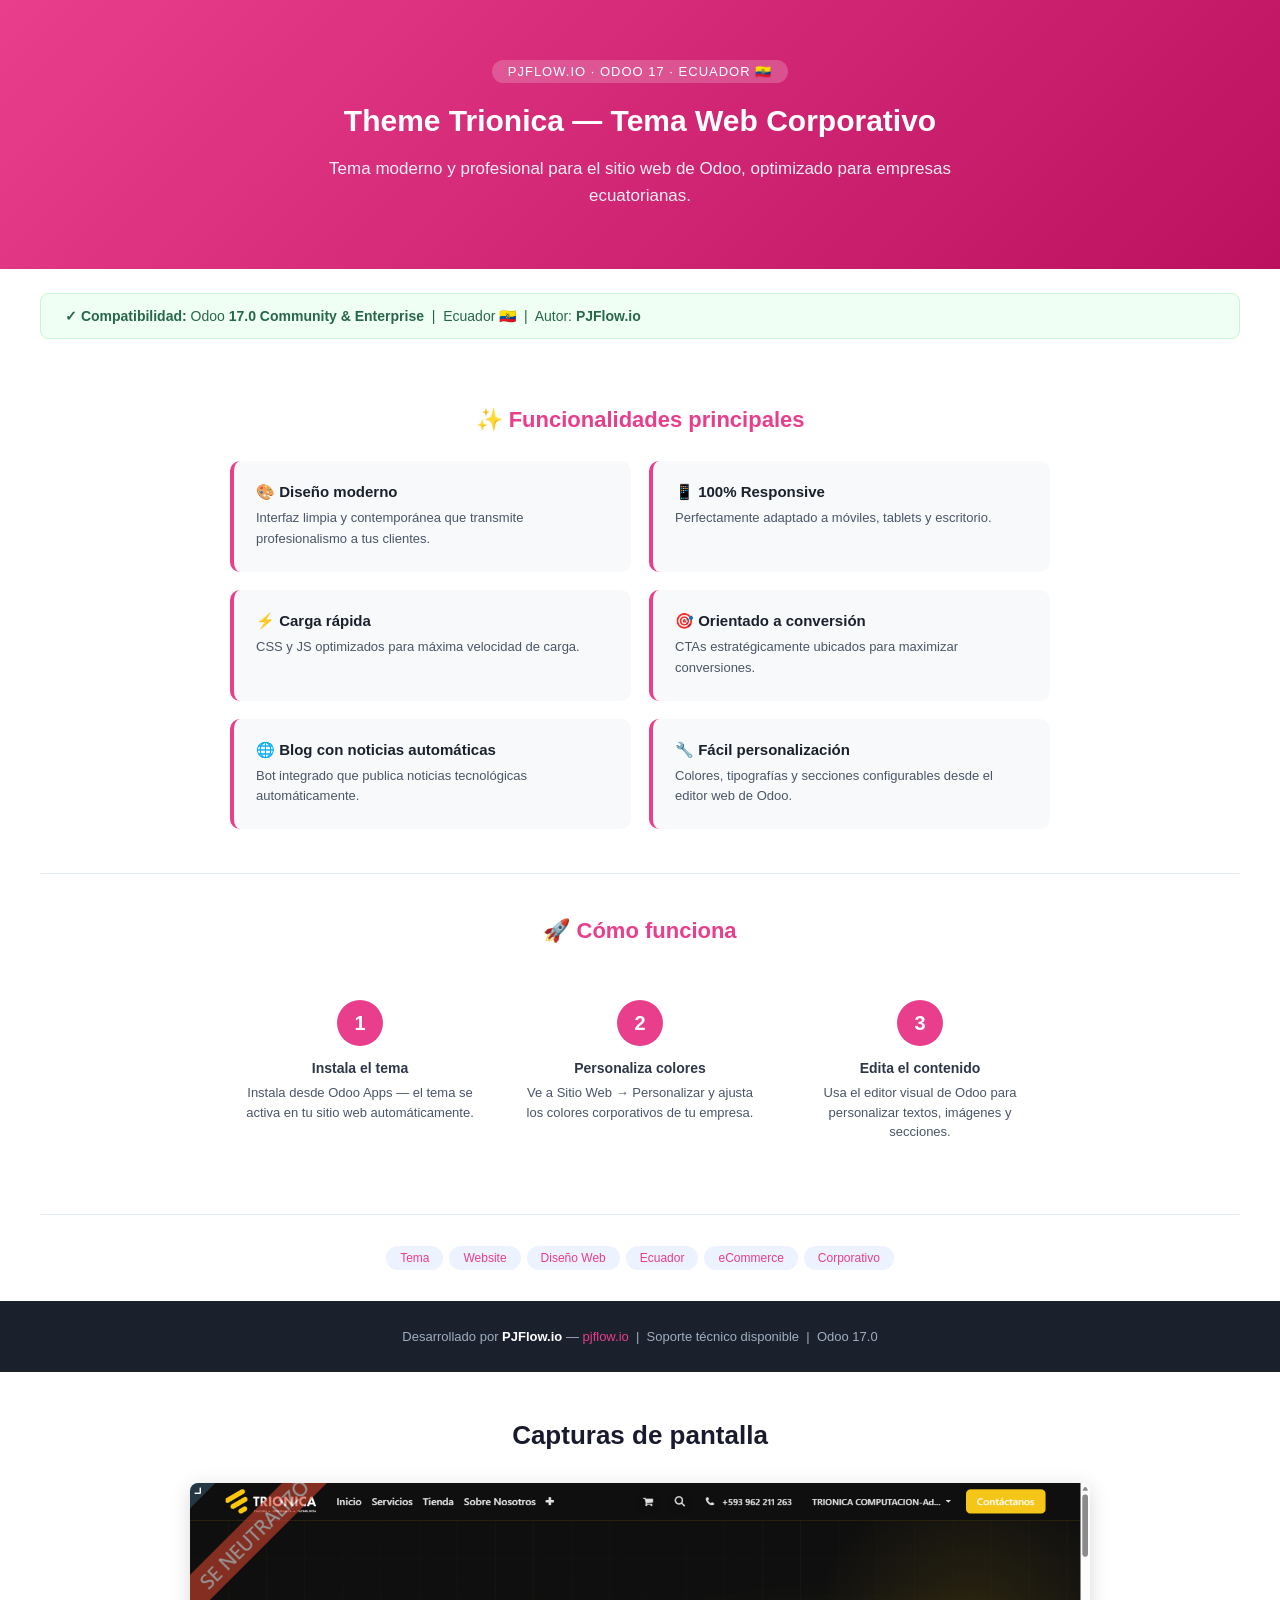
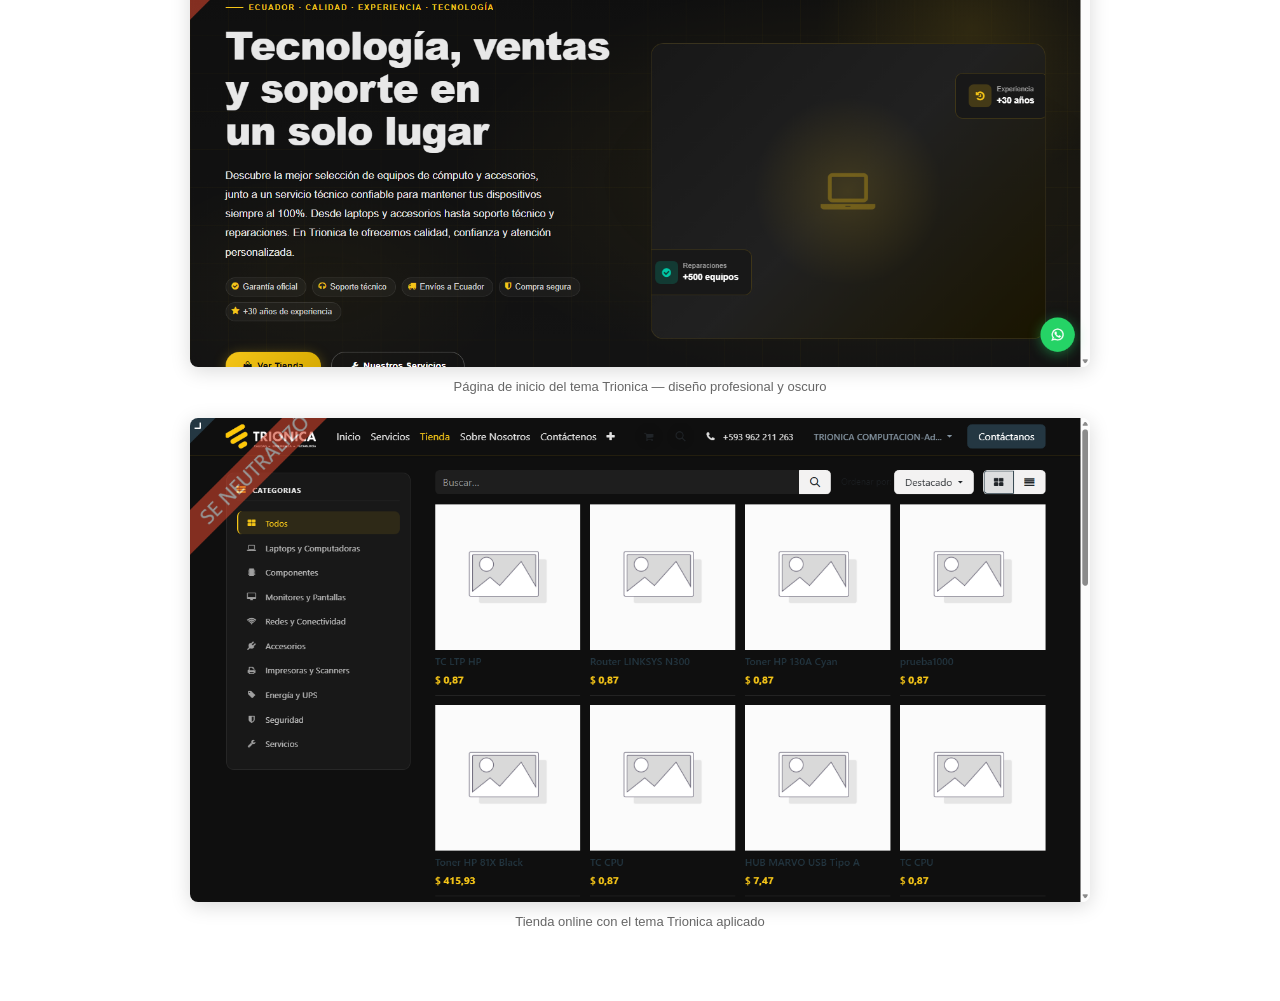
<file: theme_trionica/static/description/index.html>
<!DOCTYPE html>
<html lang="es">
<head>
<meta charset="UTF-8"/>
<style>
* { box-sizing: border-box; margin: 0; padding: 0; }
body { font-family: -apple-system, BlinkMacSystemFont, "Segoe UI", Roboto, sans-serif; color: #2d3748; background: #fff; }
.hero { background: linear-gradient(135deg, #e83e8c 0%, #bb115f 100%); color: #fff; padding: 60px 40px; text-align: center; }
.hero .badge { display: inline-block; background: rgba(255,255,255,0.2); border-radius: 20px; padding: 4px 16px; font-size: 13px; margin-bottom: 20px; letter-spacing: 1px; text-transform: uppercase; }
.hero h1 { font-size: 30px; font-weight: 700; margin-bottom: 16px; line-height: 1.2; }
.hero p { font-size: 17px; opacity: 0.92; max-width: 650px; margin: 0 auto; line-height: 1.6; }
.compat { background: #f0fff4; border: 1px solid #c6f6d5; border-radius: 8px; padding: 14px 24px; margin: 24px 40px; font-size: 14px; color: #276749; }
.section { padding: 44px 40px; max-width: 900px; margin: 0 auto; }
.section-title { font-size: 22px; font-weight: 700; color: #e83e8c; margin-bottom: 28px; text-align: center; }
.features-grid { display: grid; grid-template-columns: repeat(2, 1fr); gap: 18px; }
.feature-card { background: #f8f9fa; border-radius: 10px; padding: 22px; border-left: 4px solid #e83e8c; }
.feature-card h3 { font-size: 15px; font-weight: 600; margin-bottom: 7px; color: #1a202c; }
.feature-card p { font-size: 13px; color: #4a5568; line-height: 1.6; }
.steps { display: grid; grid-template-columns: repeat(3, 1fr); gap: 20px; }
.step { text-align: center; padding: 28px 16px; }
.step-number { width: 46px; height: 46px; border-radius: 50%; background: #e83e8c; color: #fff; font-size: 20px; font-weight: 700; display: flex; align-items: center; justify-content: center; margin: 0 auto 14px; }
.step h3 { font-size: 14px; font-weight: 600; margin-bottom: 7px; }
.step p { font-size: 13px; color: #4a5568; line-height: 1.5; }
.divider { border: none; border-top: 1px solid #e2e8f0; margin: 0 40px; }
.tags { text-align: center; padding: 28px 40px; }
.tag { display: inline-block; background: #edf2ff; color: #e83e8c; border-radius: 20px; padding: 5px 14px; font-size: 12px; margin: 3px; font-weight: 500; }
.footer { background: #1a202c; color: #a0aec0; text-align: center; padding: 28px; font-size: 13px; }
.footer strong { color: #fff; }
.footer a { color: #e83e8c; text-decoration: none; }
</style>
</head>
<body>
<div class="hero">
    <div class="badge">PJFlow.io &middot; Odoo 17 &middot; Ecuador &#127466;&#127464;</div>
    <h1>Theme Trionica — Tema Web Corporativo</h1>
    <p>Tema moderno y profesional para el sitio web de Odoo, optimizado para empresas ecuatorianas.</p>
</div>
<div class="compat">
    <strong>&#10003; Compatibilidad:</strong> Odoo <strong>17.0 Community &amp; Enterprise</strong> &nbsp;|&nbsp; Ecuador &#127466;&#127464; &nbsp;|&nbsp; Autor: <strong>PJFlow.io</strong>
</div>
<div class="section">
    <div class="section-title">&#10024; Funcionalidades principales</div>
    <div class="features-grid"><div class="feature-card"><h3>🎨 Diseño moderno</h3><p>Interfaz limpia y contemporánea que transmite profesionalismo a tus clientes.</p></div><div class="feature-card"><h3>📱 100% Responsive</h3><p>Perfectamente adaptado a móviles, tablets y escritorio.</p></div><div class="feature-card"><h3>⚡ Carga rápida</h3><p>CSS y JS optimizados para máxima velocidad de carga.</p></div><div class="feature-card"><h3>🎯 Orientado a conversión</h3><p>CTAs estratégicamente ubicados para maximizar conversiones.</p></div><div class="feature-card"><h3>🌐 Blog con noticias automáticas</h3><p>Bot integrado que publica noticias tecnológicas automáticamente.</p></div><div class="feature-card"><h3>🔧 Fácil personalización</h3><p>Colores, tipografías y secciones configurables desde el editor web de Odoo.</p></div></div>
</div>
<hr class="divider"/>
<div class="section">
    <div class="section-title">&#128640; Cómo funciona</div>
    <div class="steps"><div class="step"><div class="step-number">1</div><h3>Instala el tema</h3><p>Instala desde Odoo Apps — el tema se activa en tu sitio web automáticamente.</p></div><div class="step"><div class="step-number">2</div><h3>Personaliza colores</h3><p>Ve a Sitio Web → Personalizar y ajusta los colores corporativos de tu empresa.</p></div><div class="step"><div class="step-number">3</div><h3>Edita el contenido</h3><p>Usa el editor visual de Odoo para personalizar textos, imágenes y secciones.</p></div></div>
</div>
<hr class="divider"/>
<div class="tags"><span class="tag">Tema</span><span class="tag">Website</span><span class="tag">Diseño Web</span><span class="tag">Ecuador</span><span class="tag">eCommerce</span><span class="tag">Corporativo</span></div>
<div class="footer">
    Desarrollado por <strong>PJFlow.io</strong> — <a href="https://pjflow.io">pjflow.io</a> &nbsp;|&nbsp; Soporte técnico disponible &nbsp;|&nbsp; Odoo 17.0
</div>

    <!-- SCREENSHOTS -->
    <section style="background:#fff;padding:48px 40px;">
      <h2 style="text-align:center;font-size:26px;font-weight:700;color:#1a1a2e;margin-bottom:32px;">
        Capturas de pantalla
      </h2>
      
        <div style="text-align:center;">
            <img src="images/homepage.png" alt="Página de inicio del tema Trionica — diseño profesional y oscuro"
                 style="width:100%;max-width:900px;border-radius:8px;
                        box-shadow:0 4px 20px rgba(0,0,0,.15);margin-bottom:8px;"/>
            <p style="color:#666;font-size:13px;margin:0 0 24px;">Página de inicio del tema Trionica — diseño profesional y oscuro</p>
        </div>
        <div style="text-align:center;">
            <img src="images/shop.png" alt="Tienda online con el tema Trionica aplicado"
                 style="width:100%;max-width:900px;border-radius:8px;
                        box-shadow:0 4px 20px rgba(0,0,0,.15);margin-bottom:8px;"/>
            <p style="color:#666;font-size:13px;margin:0 0 24px;">Tienda online con el tema Trionica aplicado</p>
        </div>
    </section>
    <!-- /SCREENSHOTS -->
</body>
</html>
</file>
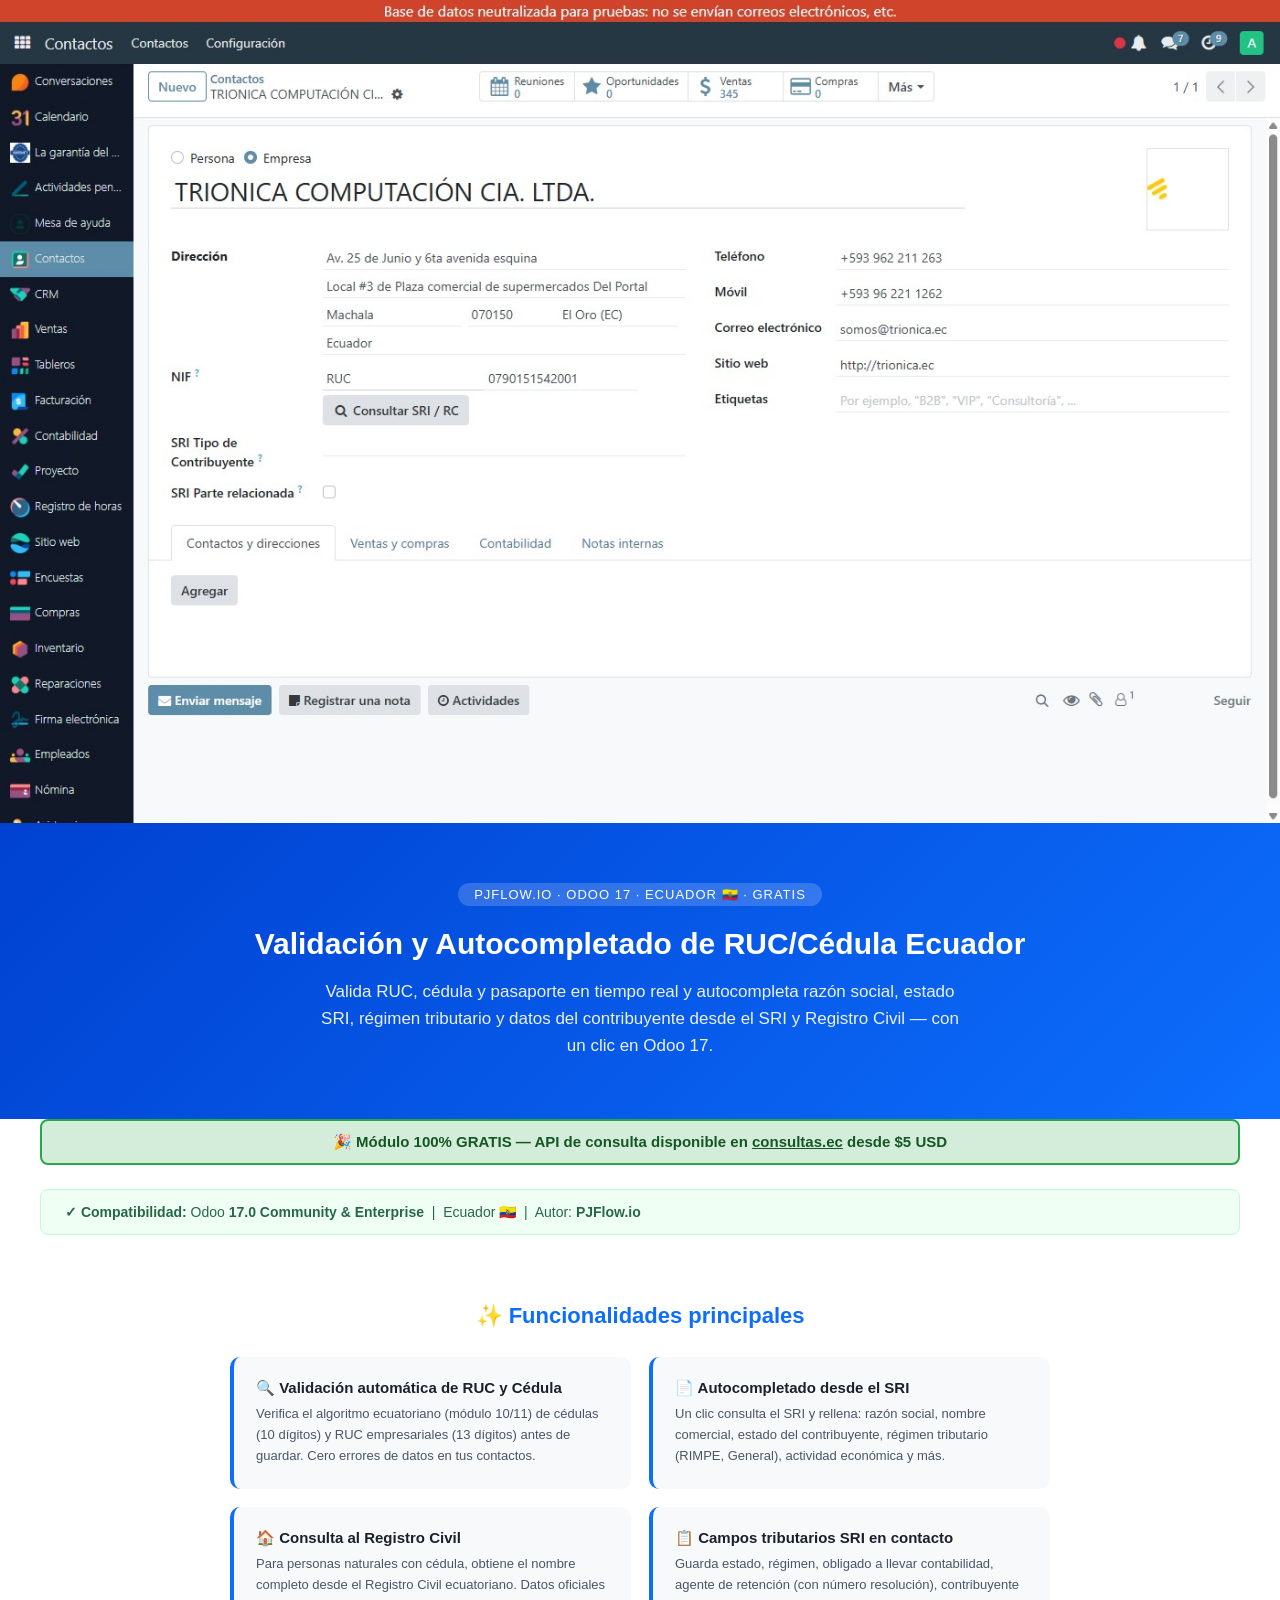
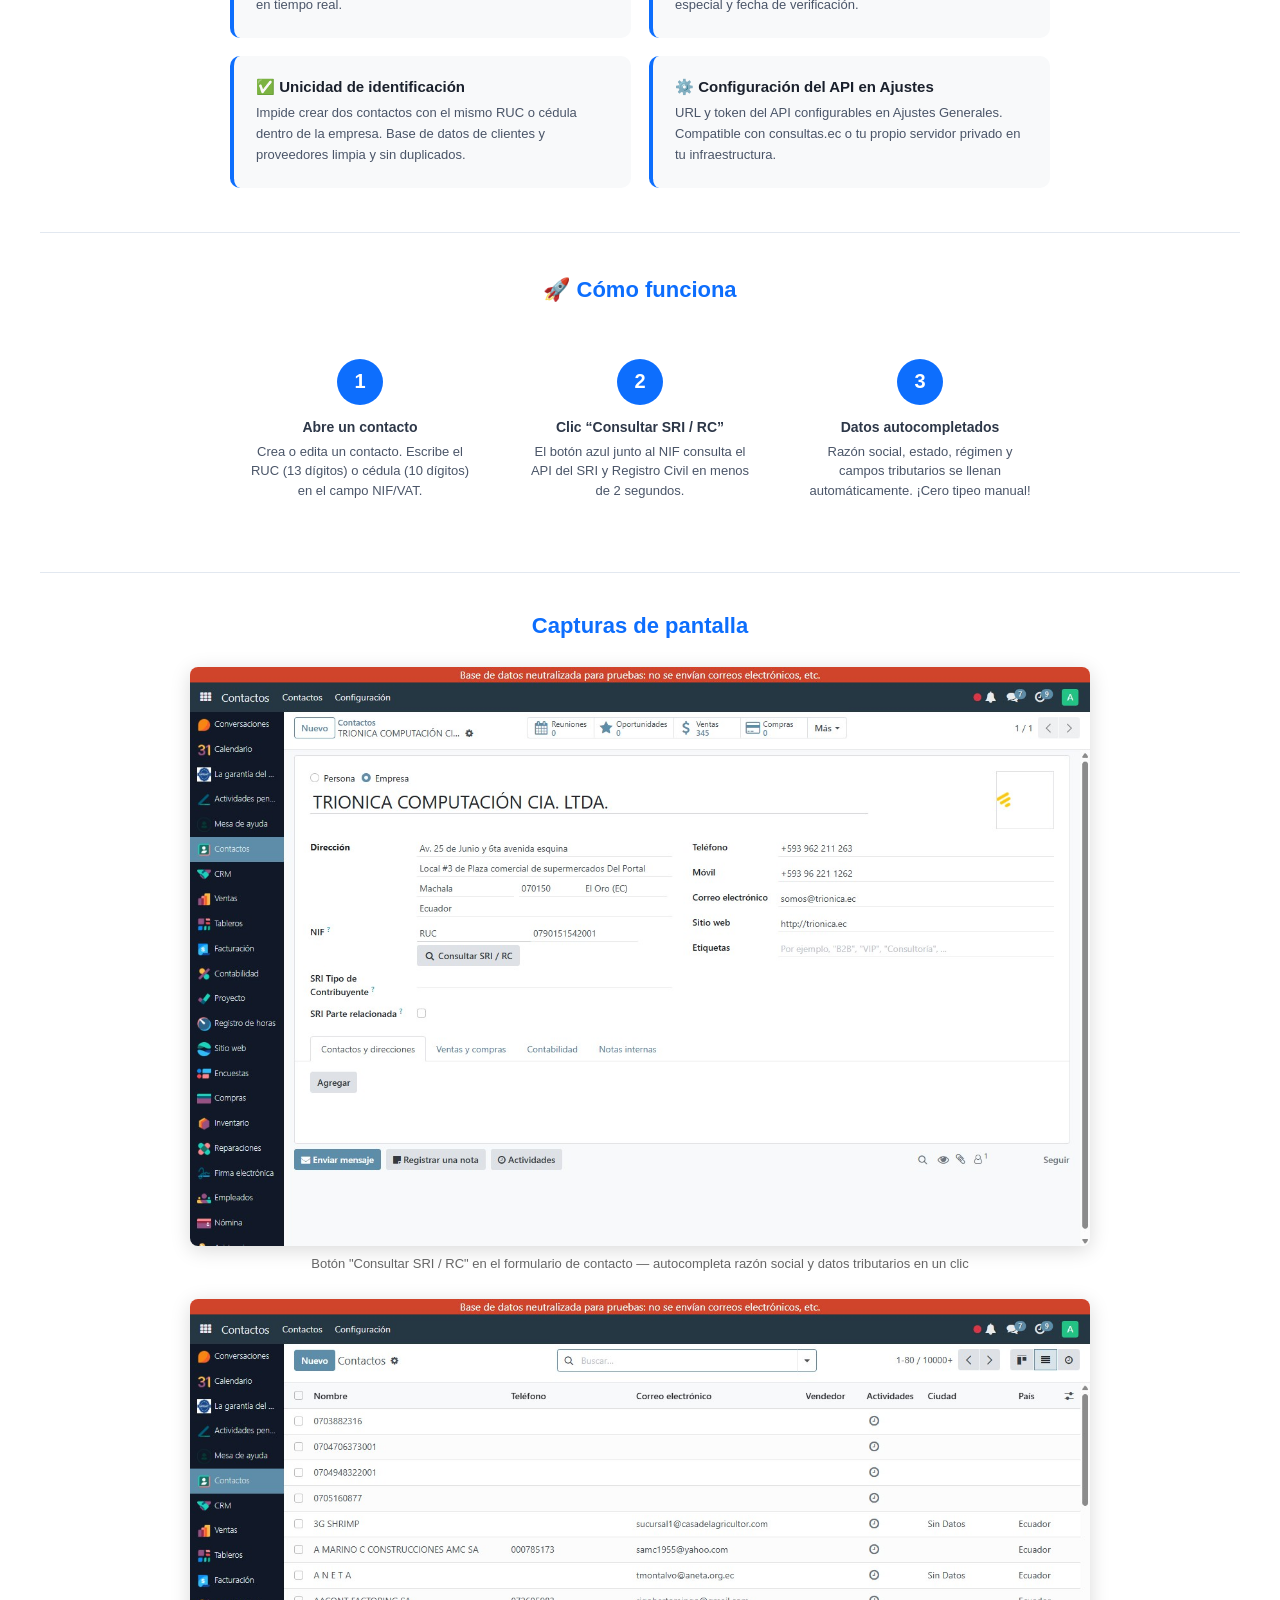
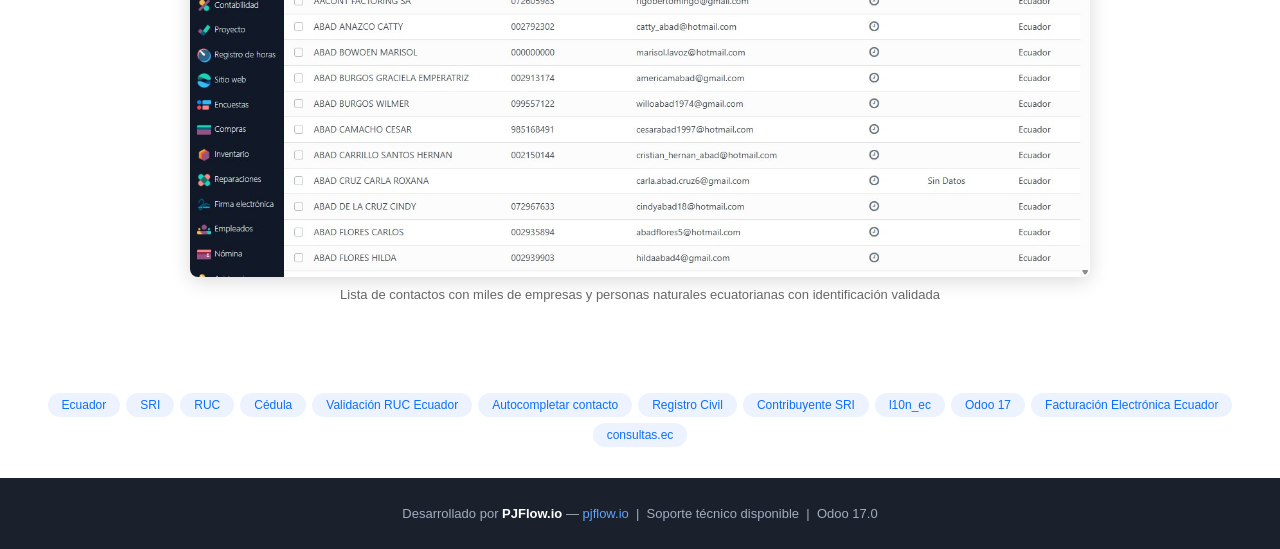
<file: validate_ec_sri/static/description/index.html>
<!DOCTYPE html>
<html lang="es">
<head><meta charset="UTF-8"/>
<style>
* { box-sizing: border-box; margin: 0; padding: 0; }
body { font-family: -apple-system, BlinkMacSystemFont, "Segoe UI", Roboto, sans-serif; color: #2d3748; background: #fff; }
.hero { background: linear-gradient(135deg, #0041d0 0%, #0d6efd 100%); color: #fff; padding: 60px 40px; text-align: center; }
.badge { display: inline-block; background: rgba(255,255,255,0.18); border-radius: 20px; padding: 4px 16px; font-size: 13px; margin-bottom: 20px; letter-spacing: 1px; text-transform: uppercase; }
.hero h1 { font-size: 30px; font-weight: 700; margin-bottom: 16px; line-height: 1.2; }
.hero p { font-size: 17px; opacity: 0.92; max-width: 650px; margin: 0 auto; line-height: 1.6; }
.compat { background: #f0fff4; border: 1px solid #c6f6d5; border-radius: 8px; padding: 14px 24px; margin: 24px 40px; font-size: 14px; color: #276749; }
.alert { background: #fff3cd; border: 1px solid #ffc107; border-radius: 8px; padding: 14px 24px; margin: 0 40px 20px; font-size: 14px; color: #856404; }
.free { background: #d4edda; border: 2px solid #28a745; border-radius: 8px; padding: 12px 24px; margin: 0 40px 20px; font-size: 15px; color: #155724; text-align: center; font-weight: 600; }
.section { padding: 44px 40px; max-width: 900px; margin: 0 auto; }
.st { font-size: 22px; font-weight: 700; color: #0d6efd; margin-bottom: 28px; text-align: center; }
.grid { display: grid; grid-template-columns: repeat(2,1fr); gap: 18px; }
.card { background: #f8f9fa; border-radius: 10px; padding: 22px; border-left: 4px solid #0d6efd; }
.card h3 { font-size: 15px; font-weight: 600; margin-bottom: 7px; color: #1a202c; }
.card p { font-size: 13px; color: #4a5568; line-height: 1.6; }
.steps { display: grid; grid-template-columns: repeat(3,1fr); gap: 20px; }
.step { text-align: center; padding: 28px 16px; }
.num { width: 46px; height: 46px; border-radius: 50%; background: #0d6efd; color: #fff; font-size: 20px; font-weight: 700; display: flex; align-items: center; justify-content: center; margin: 0 auto 14px; }
.step h3 { font-size: 14px; font-weight: 600; margin-bottom: 7px; }
.step p { font-size: 13px; color: #4a5568; line-height: 1.5; }
hr { border: none; border-top: 1px solid #e2e8f0; margin: 0 40px; }
.shots { padding: 40px; }
.shots h2 { font-size: 22px; font-weight: 700; color: #0d6efd; margin-bottom: 28px; text-align: center; }
.shot { text-align: center; margin-bottom: 28px; }
.shot img { width: 100%; max-width: 900px; border-radius: 8px; box-shadow: 0 4px 20px rgba(0,0,0,.15); }
.shot p { color: #666; font-size: 13px; margin-top: 6px; }
.tags { text-align: center; padding: 20px 40px 28px; }
.tag { display: inline-block; background: #edf2ff; color: #0d6efd; border-radius: 20px; padding: 5px 14px; font-size: 12px; margin: 3px; font-weight: 500; }
footer { background: #1a202c; color: #a0aec0; text-align: center; padding: 28px; font-size: 13px; }
footer strong { color: #fff; }
footer a { color: #60a5fa; text-decoration: none; }
</style></head>
<body>
<div style="text-align:center;background:#0041d0;padding:0;">
  <img src="images/partner_form.png" alt="Validacion RUC Cedula Ecuador Odoo 17 boton Consultar SRI Registro Civil autocompletar contacto" style="width:100%;max-width:100%;display:block;"/>
</div>
<div class="hero">
  <div class="badge">PJFlow.io &middot; Odoo 17 &middot; Ecuador &#127466;&#127464; &middot; GRATIS</div>
  <h1>Validación y Autocompletado de RUC/Cédula Ecuador</h1>
  <p>Valida RUC, cédula y pasaporte en tiempo real y autocompleta razón social, estado SRI, régimen tributario y datos del contribuyente desde el SRI y Registro Civil &mdash; con un clic en Odoo 17.</p>
</div>
<div class="free">&#127881; Módulo 100% GRATIS &mdash; API de consulta disponible en <a href="https://consultas.ec" style="color:#155724;">consultas.ec</a> desde $5 USD</div>
<div class="compat"><strong>&#10003; Compatibilidad:</strong> Odoo <strong>17.0 Community &amp; Enterprise</strong> &nbsp;|&nbsp; Ecuador &#127466;&#127464; &nbsp;|&nbsp; Autor: <strong>PJFlow.io</strong></div>
<div class="section">
  <div class="st">&#10024; Funcionalidades principales</div>
  <div class="grid">
<div class="card"><h3>&#128269; Validación automática de RUC y Cédula</h3><p>Verifica el algoritmo ecuatoriano (módulo 10/11) de cédulas (10 dígitos) y RUC empresariales (13 dígitos) antes de guardar. Cero errores de datos en tus contactos.</p></div>
<div class="card"><h3>&#128196; Autocompletado desde el SRI</h3><p>Un clic consulta el SRI y rellena: razón social, nombre comercial, estado del contribuyente, régimen tributario (RIMPE, General), actividad económica y más.</p></div>
<div class="card"><h3>&#127968; Consulta al Registro Civil</h3><p>Para personas naturales con cédula, obtiene el nombre completo desde el Registro Civil ecuatoriano. Datos oficiales en tiempo real.</p></div>
<div class="card"><h3>&#128203; Campos tributarios SRI en contacto</h3><p>Guarda estado, régimen, obligado a llevar contabilidad, agente de retención (con número resolución), contribuyente especial y fecha de verificación.</p></div>
<div class="card"><h3>&#9989; Unicidad de identificación</h3><p>Impide crear dos contactos con el mismo RUC o cédula dentro de la empresa. Base de datos de clientes y proveedores limpia y sin duplicados.</p></div>
<div class="card"><h3>&#9881;&#65039; Configuración del API en Ajustes</h3><p>URL y token del API configurables en Ajustes Generales. Compatible con consultas.ec o tu propio servidor privado en tu infraestructura.</p></div>
  </div>
</div>
<hr/>
<div class="section">
  <div class="st">&#128640; Cómo funciona</div>
  <div class="steps">
<div class="step"><div class="num">1</div><h3>Abre un contacto</h3><p>Crea o edita un contacto. Escribe el RUC (13 dígitos) o cédula (10 dígitos) en el campo NIF/VAT.</p></div>
<div class="step"><div class="num">2</div><h3>Clic &ldquo;Consultar SRI / RC&rdquo;</h3><p>El botón azul junto al NIF consulta el API del SRI y Registro Civil en menos de 2 segundos.</p></div>
<div class="step"><div class="num">3</div><h3>Datos autocompletados</h3><p>Razón social, estado, régimen y campos tributarios se llenan automáticamente. ¡Cero tipeo manual!</p></div>
  </div>
</div>
<hr/>
<div class="shots">
  <h2>Capturas de pantalla</h2>
<div class="shot"><img src="images/partner_form.png" alt="Formulario contacto Odoo 17 con boton Consultar SRI RC validar RUC cedula Ecuador autocompletar"/><p>Botón "Consultar SRI / RC" en el formulario de contacto &mdash; autocompleta razón social y datos tributarios en un clic</p></div>
<div class="shot"><img src="images/contacts_list.png" alt="Lista contactos Ecuador Odoo 17 con RUC cedula validados SRI empresa proveedor cliente"/><p>Lista de contactos con miles de empresas y personas naturales ecuatorianas con identificación validada</p></div>
</div>
<div class="tags"><span class="tag">Ecuador</span><span class="tag">SRI</span><span class="tag">RUC</span><span class="tag">Cédula</span><span class="tag">Validación RUC Ecuador</span><span class="tag">Autocompletar contacto</span><span class="tag">Registro Civil</span><span class="tag">Contribuyente SRI</span><span class="tag">l10n_ec</span><span class="tag">Odoo 17</span><span class="tag">Facturación Electrónica Ecuador</span><span class="tag">consultas.ec</span></div>
<footer>Desarrollado por <strong>PJFlow.io</strong> &mdash; <a href="https://pjflow.io">pjflow.io</a> &nbsp;|&nbsp; Soporte técnico disponible &nbsp;|&nbsp; Odoo 17.0</footer>
</body></html>
</file>
